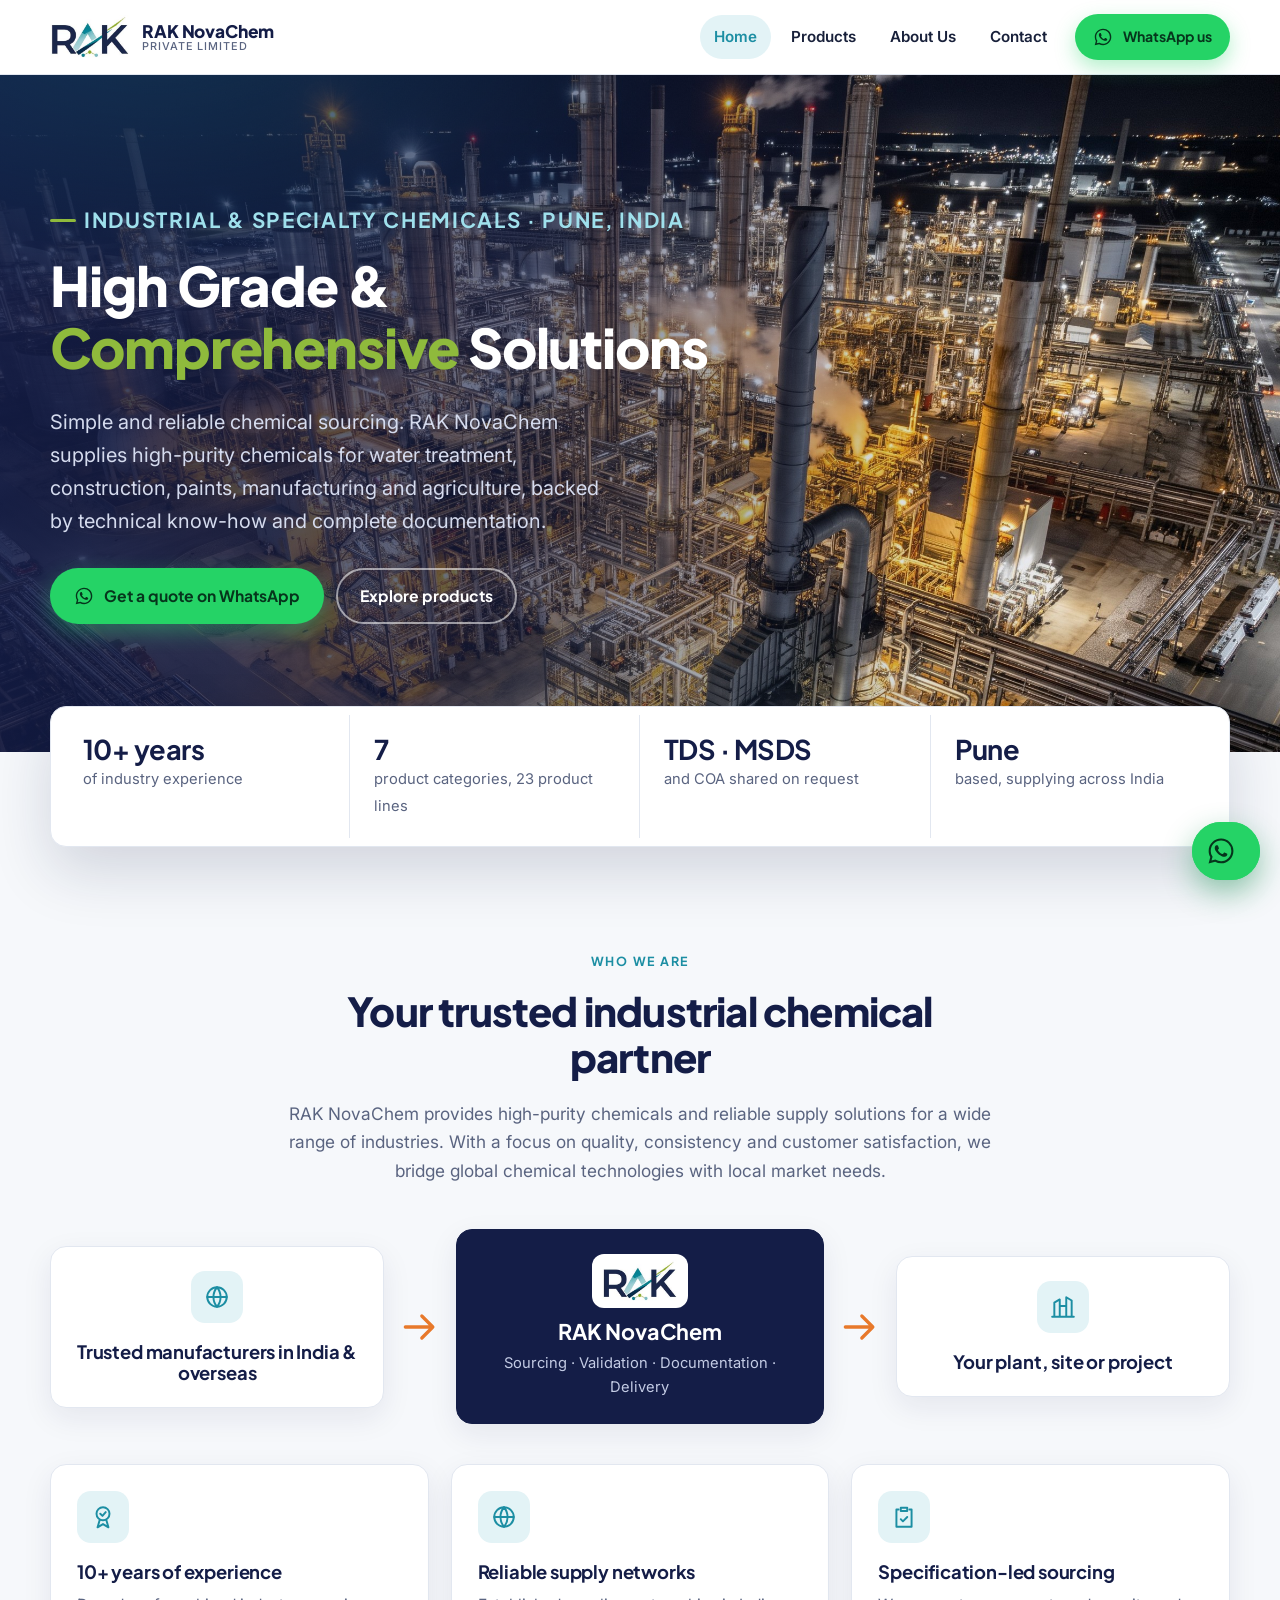
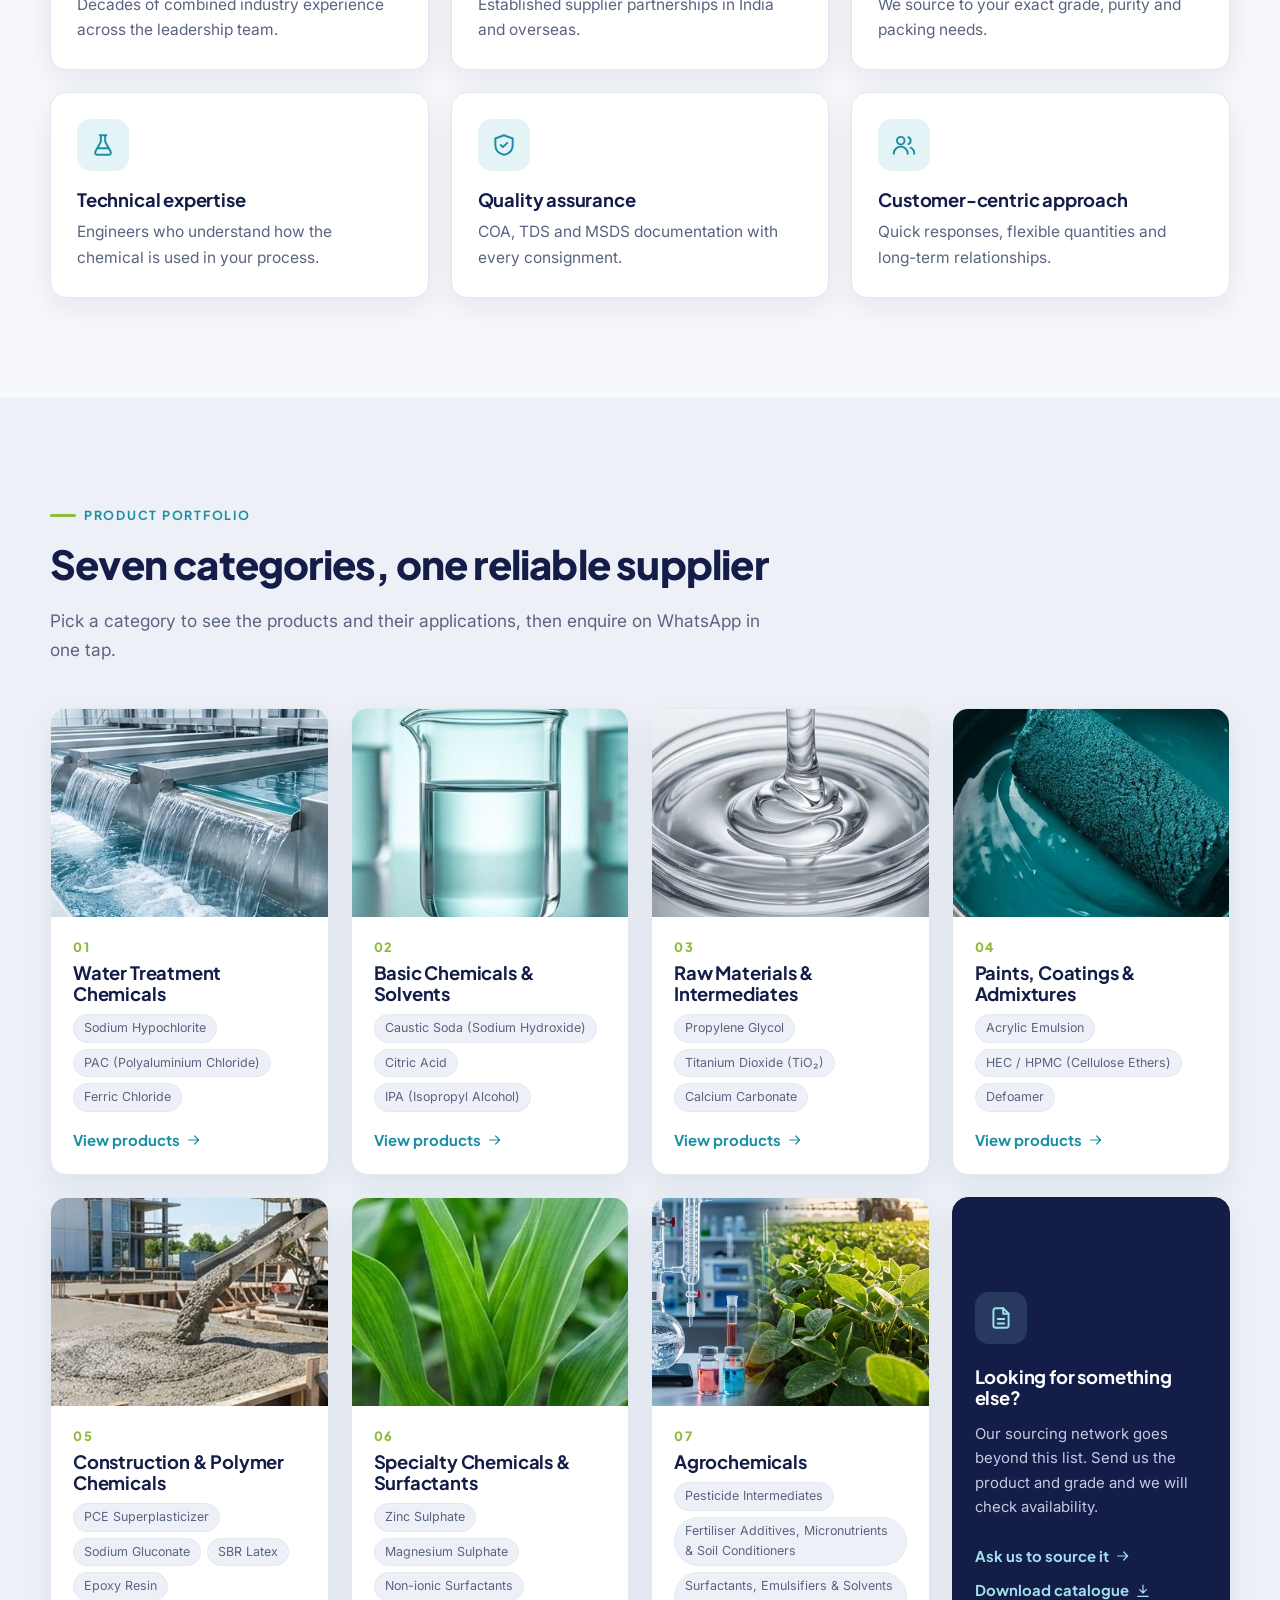
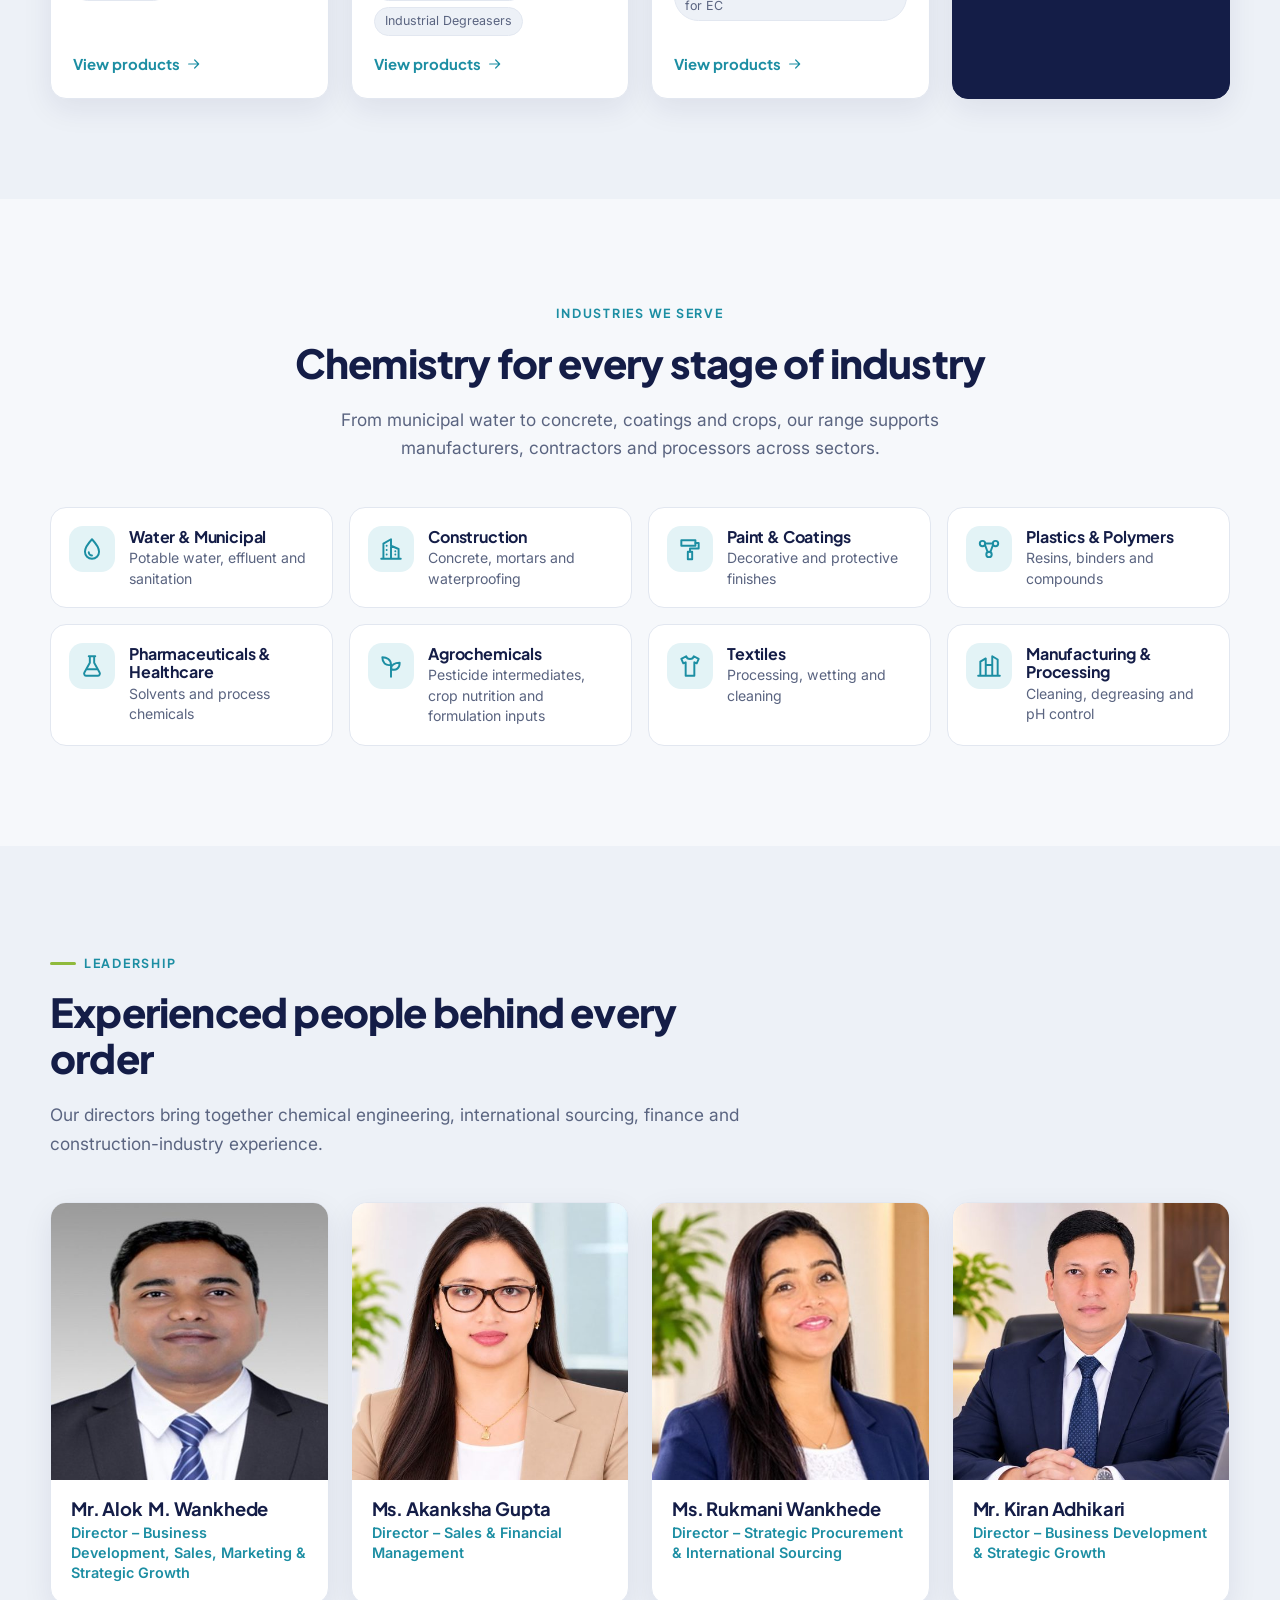
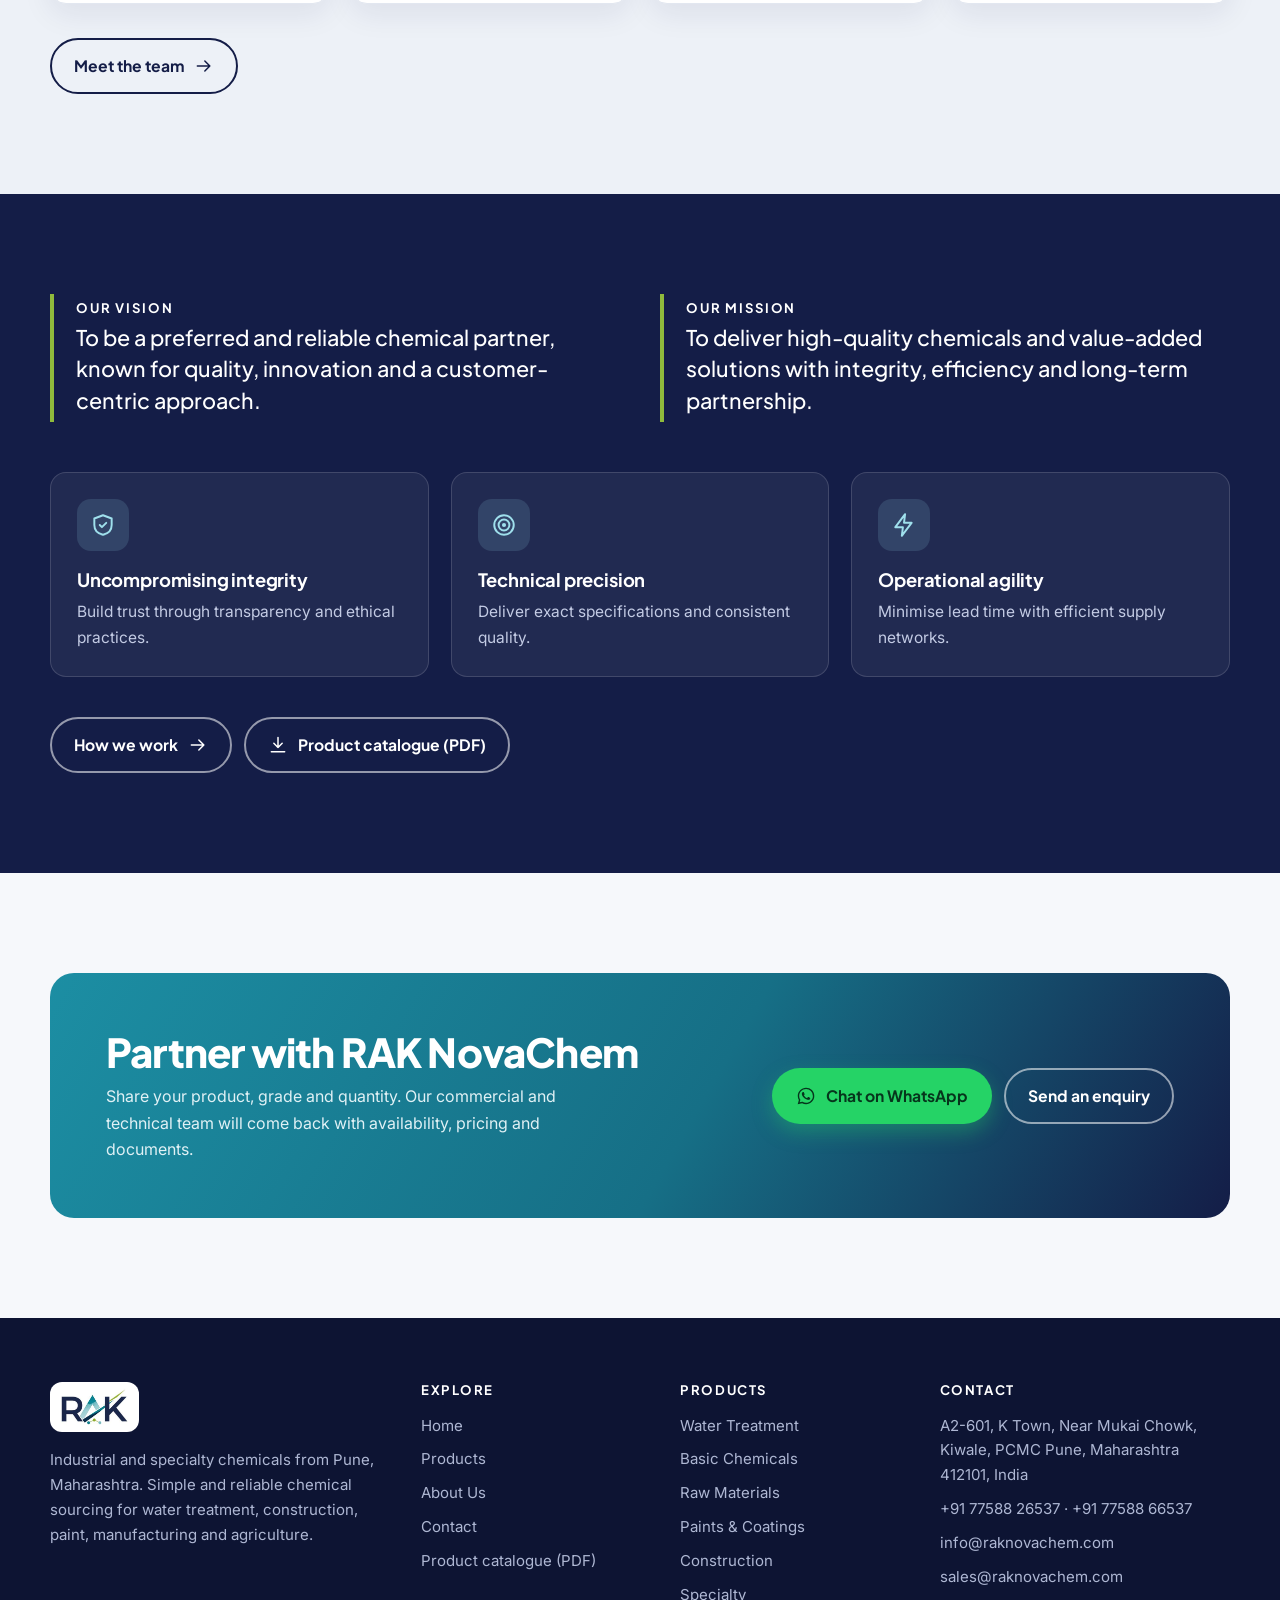
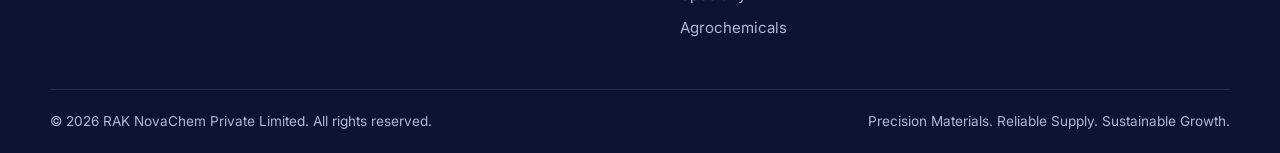
<file: index.html>
<!DOCTYPE html>
<html lang="en">
<head>
<meta charset="utf-8">
<meta name="viewport" content="width=device-width, initial-scale=1">
<title>RAK NovaChem | Industrial &amp; Specialty Chemicals Supplier, Pune</title>
<meta name="description" content="RAK NovaChem Private Limited supplies industrial and specialty chemicals in Pune and across India: water treatment chemicals, caustic soda, IPA, TiO₂, acrylic emulsion, PCE superplasticizer, surfactants and more.">
<link rel="canonical" href="https://raknovachem.com/">
<meta property="og:type" content="website">
<meta property="og:site_name" content="RAK NovaChem">
<meta property="og:title" content="RAK NovaChem | Industrial &amp; Specialty Chemicals Supplier, Pune">
<meta property="og:description" content="RAK NovaChem Private Limited supplies industrial and specialty chemicals in Pune and across India: water treatment chemicals, caustic soda, IPA, TiO₂, acrylic emulsion, PCE superplasticizer, surfactants and more.">
<meta property="og:url" content="https://raknovachem.com/">
<meta property="og:image" content="https://raknovachem.com/assets/img/og-image.jpg">
<meta name="twitter:card" content="summary_large_image">
<meta name="theme-color" content="#141d47">
<link rel="icon" href="favicon.ico" sizes="48x48">
<link rel="apple-touch-icon" href="assets/img/apple-touch-icon.png?v=21db8b1d">
<link rel="preconnect" href="https://fonts.googleapis.com">
<link rel="preconnect" href="https://fonts.gstatic.com" crossorigin>
<link href="https://fonts.googleapis.com/css2?family=Inter:wght@400;500;600&family=Plus+Jakarta+Sans:wght@500;700;800&display=swap" rel="stylesheet">
<link rel="stylesheet" href="assets/css/style.css?v=8a925681">
<script type="application/ld+json">
{"@context":"https://schema.org","@type":"Organization","name":"RAK NovaChem Private Limited","alternateName":"RAK NovaChem","url":"https://raknovachem.com",
"logo":"https://raknovachem.com/assets/img/icon-512.png","email":"sales@raknovachem.com","telephone":"+917758826537",
"slogan":"High Grade & Comprehensive Solutions",
"description":"Supplier of industrial and specialty chemicals: water treatment chemicals, basic chemicals and solvents, raw materials, paint and coating additives, construction chemicals, surfactants and agrochemical inputs (pesticide intermediates, fertiliser additives, micronutrients, soil conditioners and EC formulation ingredients).",
"address":{"@type":"PostalAddress","streetAddress":"A2-601, K Town, Near Mukai Chowk, Kiwale","addressLocality":"Pune","addressRegion":"Maharashtra","postalCode":"412101","addressCountry":"IN"},
"contactPoint":[{"@type":"ContactPoint","telephone":"+917758826537","contactType":"sales","areaServed":"IN","availableLanguage":["en","hi","mr"]}]}
</script>
</head>
<body>
<a class="skip" href="#main">Skip to content</a>
<header class="site-header">
  <div class="wrap nav">
    <a class="brand" href="index.html" aria-label="RAK NovaChem home">
      <img src="assets/img/logo.png?v=a3e34d11" alt="RAK NovaChem logo" width="274" height="150">
      <span>RAK NovaChem<small>Private Limited</small></span>
    </a>
    <button class="nav-toggle" aria-label="Menu" aria-expanded="false" aria-controls="nav-links"><svg viewBox="0 0 24 24" fill="none" stroke="currentColor" stroke-width="1.8" stroke-linecap="round" stroke-linejoin="round" aria-hidden="true" stroke-width="2.2"><path d="M4 7h16M4 12h16M4 17h16"/></svg></button>
    <ul class="nav-links" id="nav-links">
      <li><a href="index.html" aria-current="page">Home</a></li><li><a href="products.html">Products</a></li><li><a href="about.html">About Us</a></li><li><a href="contact.html">Contact</a></li>
      <li><a class="btn btn-wa btn-sm" href="https://wa.me/917758826537" data-wa><svg viewBox="0 0 24 24" fill="currentColor" aria-hidden="true"><path d="M12.04 2C6.58 2 2.13 6.45 2.13 11.91c0 1.75.46 3.45 1.32 4.95L2.05 22l5.25-1.38a9.87 9.87 0 0 0 4.74 1.21h.01c5.46 0 9.9-4.45 9.9-9.91 0-2.65-1.03-5.14-2.9-7.01A9.82 9.82 0 0 0 12.04 2Zm0 1.67c2.2 0 4.27.86 5.82 2.42a8.2 8.2 0 0 1 2.41 5.83c0 4.54-3.7 8.23-8.24 8.23-1.48 0-2.93-.4-4.19-1.15l-.3-.18-3.12.82.83-3.04-.2-.31a8.2 8.2 0 0 1-1.26-4.38c.01-4.54 3.7-8.24 8.25-8.24ZM8.53 7.33c-.16 0-.43.06-.66.31-.22.25-.87.85-.87 2.07 0 1.22.89 2.4 1.01 2.56.13.17 1.75 2.67 4.24 3.74.59.26 1.05.41 1.41.52.59.19 1.13.16 1.56.1.48-.07 1.47-.6 1.67-1.18.21-.58.21-1.07.15-1.18-.07-.1-.23-.16-.48-.29-.25-.12-1.47-.72-1.69-.81-.23-.08-.39-.12-.56.13-.16.25-.64.81-.78.97-.15.17-.29.19-.54.06-.25-.12-1.05-.39-2-1.23-.74-.66-1.24-1.47-1.38-1.72-.15-.25-.02-.38.11-.51.11-.11.25-.29.37-.43.13-.15.17-.25.25-.42.08-.16.04-.31-.02-.43-.06-.13-.56-1.35-.77-1.84-.2-.49-.4-.42-.56-.43-.14-.01-.3-.01-.46-.01Z"/></svg> WhatsApp us</a></li>
    </ul>
  </div>
</header>
<main id="main">
<section class="hero">
  <div class="hero-photo"><img src="assets/img/hero-plant.jpg?v=a832d5fe" alt="" width="2528" height="1264" fetchpriority="high"></div>
  <div class="wrap">
    <div class="hero-inner">
      <span class="eyebrow">Industrial &amp; specialty chemicals · Pune, India</span>
      <h1>High Grade &amp; <em>Comprehensive</em> Solutions</h1>
      <p class="lead">Simple and reliable chemical sourcing. RAK NovaChem supplies high-purity chemicals for water treatment, construction, paints, manufacturing and agriculture, backed by technical know-how and complete documentation.</p>
      <div class="cta-row">
        <a class="btn btn-wa" href="https://wa.me/917758826537" data-wa><svg viewBox="0 0 24 24" fill="currentColor" aria-hidden="true"><path d="M12.04 2C6.58 2 2.13 6.45 2.13 11.91c0 1.75.46 3.45 1.32 4.95L2.05 22l5.25-1.38a9.87 9.87 0 0 0 4.74 1.21h.01c5.46 0 9.9-4.45 9.9-9.91 0-2.65-1.03-5.14-2.9-7.01A9.82 9.82 0 0 0 12.04 2Zm0 1.67c2.2 0 4.27.86 5.82 2.42a8.2 8.2 0 0 1 2.41 5.83c0 4.54-3.7 8.23-8.24 8.23-1.48 0-2.93-.4-4.19-1.15l-.3-.18-3.12.82.83-3.04-.2-.31a8.2 8.2 0 0 1-1.26-4.38c.01-4.54 3.7-8.24 8.25-8.24ZM8.53 7.33c-.16 0-.43.06-.66.31-.22.25-.87.85-.87 2.07 0 1.22.89 2.4 1.01 2.56.13.17 1.75 2.67 4.24 3.74.59.26 1.05.41 1.41.52.59.19 1.13.16 1.56.1.48-.07 1.47-.6 1.67-1.18.21-.58.21-1.07.15-1.18-.07-.1-.23-.16-.48-.29-.25-.12-1.47-.72-1.69-.81-.23-.08-.39-.12-.56.13-.16.25-.64.81-.78.97-.15.17-.29.19-.54.06-.25-.12-1.05-.39-2-1.23-.74-.66-1.24-1.47-1.38-1.72-.15-.25-.02-.38.11-.51.11-.11.25-.29.37-.43.13-.15.17-.25.25-.42.08-.16.04-.31-.02-.43-.06-.13-.56-1.35-.77-1.84-.2-.49-.4-.42-.56-.43-.14-.01-.3-.01-.46-.01Z"/></svg> Get a quote on WhatsApp</a>
        <a class="btn btn-ghost" href="products.html">Explore products</a>
      </div>
    </div>
  </div>
</section>

<div class="facts">
  <div class="wrap"><div class="grid g-4">
    <div class="fact"><b>10+ years</b><span>of industry experience</span></div>
    <div class="fact"><b>7</b><span>product categories, 23 product lines</span></div>
    <div class="fact"><b>TDS · MSDS</b><span>and COA shared on request</span></div>
    <div class="fact"><b>Pune</b><span>based, supplying across India</span></div>
  </div></div>
</div>

<section class="section">
  <div class="wrap">
    <div class="section-head center reveal">
      <span class="eyebrow">Who we are</span>
      <h2>Your trusted industrial chemical partner</h2>
      <p>RAK NovaChem provides high-purity chemicals and reliable supply solutions for a wide range of industries. With a focus on quality, consistency and customer satisfaction, we bridge global chemical technologies with local market needs.</p>
    </div>
    <div class="bridge reveal">
      <div class="bridge-node"><div class="icon"><svg viewBox="0 0 24 24" fill="none" stroke="currentColor" stroke-width="1.8" stroke-linecap="round" stroke-linejoin="round" aria-hidden="true"><circle cx="12" cy="12" r="9"/><path d="M3 12h18M12 3a14 14 0 0 1 0 18M12 3a14 14 0 0 0 0 18"/></svg></div><h3>Trusted manufacturers in India &amp; overseas</h3></div>
      <div class="bridge-arrow"><svg viewBox="0 0 24 24" fill="none" stroke="currentColor" stroke-width="1.8" stroke-linecap="round" stroke-linejoin="round" aria-hidden="true"><path d="M4 12h15M13 6l6 6-6 6"/></svg></div>
      <div class="bridge-node hub"><img src="assets/img/logo.png?v=a3e34d11" alt="" width="274" height="150" loading="lazy"><h3>RAK NovaChem</h3><p>Sourcing · Validation · Documentation · Delivery</p></div>
      <div class="bridge-arrow"><svg viewBox="0 0 24 24" fill="none" stroke="currentColor" stroke-width="1.8" stroke-linecap="round" stroke-linejoin="round" aria-hidden="true"><path d="M4 12h15M13 6l6 6-6 6"/></svg></div>
      <div class="bridge-node"><div class="icon"><svg viewBox="0 0 24 24" fill="none" stroke="currentColor" stroke-width="1.8" stroke-linecap="round" stroke-linejoin="round" aria-hidden="true"><path d="M4 21V8l5-3v16M9 21V11h6v10M15 21V3l5 3v15M2 21h20"/></svg></div><h3>Your plant, site or project</h3></div>
    </div>
    <div class="grid g-3">
      <div class="card reveal "><div class="icon"><svg viewBox="0 0 24 24" fill="none" stroke="currentColor" stroke-width="1.8" stroke-linecap="round" stroke-linejoin="round" aria-hidden="true"><circle cx="12" cy="9" r="6"/><path d="m9 14.5-2 7 5-3 5 3-2-7M9.5 9l2 2 3-3.5"/></svg></div><h3>10+ years of experience</h3><p>Decades of combined industry experience across the leadership team.</p></div><div class="card reveal "><div class="icon"><svg viewBox="0 0 24 24" fill="none" stroke="currentColor" stroke-width="1.8" stroke-linecap="round" stroke-linejoin="round" aria-hidden="true"><circle cx="12" cy="12" r="9"/><path d="M3 12h18M12 3a14 14 0 0 1 0 18M12 3a14 14 0 0 0 0 18"/></svg></div><h3>Reliable supply networks</h3><p>Established supplier partnerships in India and overseas.</p></div><div class="card reveal "><div class="icon"><svg viewBox="0 0 24 24" fill="none" stroke="currentColor" stroke-width="1.8" stroke-linecap="round" stroke-linejoin="round" aria-hidden="true"><path d="M9 3.5h6v3H9z"/><path d="M7 5H5v16h14V5h-2"/><path d="m9 14 2 2 4-4"/></svg></div><h3>Specification-led sourcing</h3><p>We source to your exact grade, purity and packing needs.</p></div><div class="card reveal "><div class="icon"><svg viewBox="0 0 24 24" fill="none" stroke="currentColor" stroke-width="1.8" stroke-linecap="round" stroke-linejoin="round" aria-hidden="true"><path d="M9 3h6M10 3v6l-5 9a2 2 0 0 0 1.8 3h10.4a2 2 0 0 0 1.8-3l-5-9V3"/><path d="M7.5 15h9"/></svg></div><h3>Technical expertise</h3><p>Engineers who understand how the chemical is used in your process.</p></div><div class="card reveal "><div class="icon"><svg viewBox="0 0 24 24" fill="none" stroke="currentColor" stroke-width="1.8" stroke-linecap="round" stroke-linejoin="round" aria-hidden="true"><path d="M12 3 4 6v6c0 5 3.5 8 8 9 4.5-1 8-4 8-9V6z"/><path d="m9 12 2 2 4-4"/></svg></div><h3>Quality assurance</h3><p>COA, TDS and MSDS documentation with every consignment.</p></div><div class="card reveal "><div class="icon"><svg viewBox="0 0 24 24" fill="none" stroke="currentColor" stroke-width="1.8" stroke-linecap="round" stroke-linejoin="round" aria-hidden="true"><circle cx="9" cy="8" r="3.5"/><path d="M2.5 20a6.5 6.5 0 0 1 13 0M16 4.8a3.5 3.5 0 0 1 0 6.4M18 14.5a6 6 0 0 1 3.5 5.5"/></svg></div><h3>Customer-centric approach</h3><p>Quick responses, flexible quantities and long-term relationships.</p></div>
    </div>
  </div>
</section>

<section class="section soft">
  <div class="wrap">
    <div class="section-head reveal">
      <span class="eyebrow">Product portfolio</span>
      <h2>Seven categories, one reliable supplier</h2>
      <p>Pick a category to see the products and their applications, then enquire on WhatsApp in one tap.</p>
    </div>
    <div class="grid g-4 cats"><a class="card cat-card reveal" href="products.html#water-treatment">
        <img src="assets/img/products/sodium-hypochlorite.jpg?v=d2389ad7" alt="" width="480" height="360" loading="lazy">
        <div class="cat-body"><span class="cat-num">01</span><h3>Water Treatment Chemicals</h3>
        <ul><li>Sodium Hypochlorite</li><li>PAC (Polyaluminium Chloride)</li><li>Ferric Chloride</li></ul>
        <span class="more">View products <svg viewBox="0 0 24 24" fill="none" stroke="currentColor" stroke-width="1.8" stroke-linecap="round" stroke-linejoin="round" aria-hidden="true"><path d="M4 12h15M13 6l6 6-6 6"/></svg></span></div></a><a class="card cat-card reveal" href="products.html#basic-chemicals">
        <img src="assets/img/products/caustic-soda.jpg?v=3409616a" alt="" width="480" height="360" loading="lazy">
        <div class="cat-body"><span class="cat-num">02</span><h3>Basic Chemicals &amp; Solvents</h3>
        <ul><li>Caustic Soda (Sodium Hydroxide)</li><li>Citric Acid</li><li>IPA (Isopropyl Alcohol)</li></ul>
        <span class="more">View products <svg viewBox="0 0 24 24" fill="none" stroke="currentColor" stroke-width="1.8" stroke-linecap="round" stroke-linejoin="round" aria-hidden="true"><path d="M4 12h15M13 6l6 6-6 6"/></svg></span></div></a><a class="card cat-card reveal" href="products.html#raw-materials">
        <img src="assets/img/products/propylene-glycol.jpg?v=6badbd66" alt="" width="480" height="360" loading="lazy">
        <div class="cat-body"><span class="cat-num">03</span><h3>Raw Materials &amp; Intermediates</h3>
        <ul><li>Propylene Glycol</li><li>Titanium Dioxide (TiO₂)</li><li>Calcium Carbonate</li></ul>
        <span class="more">View products <svg viewBox="0 0 24 24" fill="none" stroke="currentColor" stroke-width="1.8" stroke-linecap="round" stroke-linejoin="round" aria-hidden="true"><path d="M4 12h15M13 6l6 6-6 6"/></svg></span></div></a><a class="card cat-card reveal" href="products.html#paints-coatings">
        <img src="assets/img/products/acrylic-emulsion.jpg?v=3c4776d7" alt="" width="480" height="360" loading="lazy">
        <div class="cat-body"><span class="cat-num">04</span><h3>Paints, Coatings &amp; Admixtures</h3>
        <ul><li>Acrylic Emulsion</li><li>HEC / HPMC (Cellulose Ethers)</li><li>Defoamer</li></ul>
        <span class="more">View products <svg viewBox="0 0 24 24" fill="none" stroke="currentColor" stroke-width="1.8" stroke-linecap="round" stroke-linejoin="round" aria-hidden="true"><path d="M4 12h15M13 6l6 6-6 6"/></svg></span></div></a><a class="card cat-card reveal" href="products.html#construction">
        <img src="assets/img/products/pce.jpg?v=34e162fc" alt="" width="480" height="360" loading="lazy">
        <div class="cat-body"><span class="cat-num">05</span><h3>Construction &amp; Polymer Chemicals</h3>
        <ul><li>PCE Superplasticizer</li><li>Sodium Gluconate</li><li>SBR Latex</li><li>Epoxy Resin</li></ul>
        <span class="more">View products <svg viewBox="0 0 24 24" fill="none" stroke="currentColor" stroke-width="1.8" stroke-linecap="round" stroke-linejoin="round" aria-hidden="true"><path d="M4 12h15M13 6l6 6-6 6"/></svg></span></div></a><a class="card cat-card reveal" href="products.html#specialty">
        <img src="assets/img/products/zinc-sulphate.jpg?v=0fd61567" alt="" width="480" height="360" loading="lazy">
        <div class="cat-body"><span class="cat-num">06</span><h3>Specialty Chemicals &amp; Surfactants</h3>
        <ul><li>Zinc Sulphate</li><li>Magnesium Sulphate</li><li>Non-ionic Surfactants</li><li>Industrial Degreasers</li></ul>
        <span class="more">View products <svg viewBox="0 0 24 24" fill="none" stroke="currentColor" stroke-width="1.8" stroke-linecap="round" stroke-linejoin="round" aria-hidden="true"><path d="M4 12h15M13 6l6 6-6 6"/></svg></span></div></a><a class="card cat-card reveal" href="products.html#agrochemicals">
        <img src="assets/img/products/agrochemicals.jpg?v=4f497876" alt="" width="480" height="360" loading="lazy">
        <div class="cat-body"><span class="cat-num">07</span><h3>Agrochemicals</h3>
        <ul><li>Pesticide Intermediates</li><li>Fertiliser Additives, Micronutrients &amp; Soil Conditioners</li><li>Surfactants, Emulsifiers &amp; Solvents for EC</li></ul>
        <span class="more">View products <svg viewBox="0 0 24 24" fill="none" stroke="currentColor" stroke-width="1.8" stroke-linecap="round" stroke-linejoin="round" aria-hidden="true"><path d="M4 12h15M13 6l6 6-6 6"/></svg></span></div></a><div class="card cat-card cat-extra reveal">
        <div class="cat-body"><div class="icon"><svg viewBox="0 0 24 24" fill="none" stroke="currentColor" stroke-width="1.8" stroke-linecap="round" stroke-linejoin="round" aria-hidden="true"><path d="M14 3H7a2 2 0 0 0-2 2v14a2 2 0 0 0 2 2h10a2 2 0 0 0 2-2V8z"/><path d="M14 3v5h5M9 13h6M9 17h6"/></svg></div><h3>Looking for something else?</h3>
        <p>Our sourcing network goes beyond this list. Send us the product and grade and we will check availability.</p>
        <a class="more" href="https://wa.me/917758826537" data-wa="Hello RAK NovaChem, I am looking for: ">Ask us to source it <svg viewBox="0 0 24 24" fill="none" stroke="currentColor" stroke-width="1.8" stroke-linecap="round" stroke-linejoin="round" aria-hidden="true"><path d="M4 12h15M13 6l6 6-6 6"/></svg></a>
        <a class="more" href="assets/docs/RAK-NovaChem-Product-Catalogue.pdf?v=acd2ee0b" download>Download catalogue <svg viewBox="0 0 24 24" fill="none" stroke="currentColor" stroke-width="1.8" stroke-linecap="round" stroke-linejoin="round" aria-hidden="true"><path d="M12 3v12M7 10l5 5 5-5M4 20h16"/></svg></a></div></div></div>
  </div>
</section>

<section class="section">
  <div class="wrap">
    <div class="section-head center reveal">
      <span class="eyebrow">Industries we serve</span>
      <h2>Chemistry for every stage of industry</h2>
      <p>From municipal water to concrete, coatings and crops, our range supports manufacturers, contractors and processors across sectors.</p>
    </div>
    <div class="grid g-4 industries">
      <div class="ind reveal"><div class="icon"><svg viewBox="0 0 24 24" fill="none" stroke="currentColor" stroke-width="1.8" stroke-linecap="round" stroke-linejoin="round" aria-hidden="true"><path d="M12 3s6.5 7 6.5 11.5a6.5 6.5 0 0 1-13 0C5.5 10 12 3 12 3Z"/><path d="M9 15a3 3 0 0 0 3 3"/></svg></div><div><h3>Water &amp; Municipal</h3><p>Potable water, effluent and sanitation</p></div></div><div class="ind reveal"><div class="icon"><svg viewBox="0 0 24 24" fill="none" stroke="currentColor" stroke-width="1.8" stroke-linecap="round" stroke-linejoin="round" aria-hidden="true"><path d="M3 21h18M5 21V7l7-4v18M12 9l7 3v9M8 9v.01M8 13v.01M8 17v.01M16 14v.01M16 17v.01"/></svg></div><div><h3>Construction</h3><p>Concrete, mortars and waterproofing</p></div></div><div class="ind reveal"><div class="icon"><svg viewBox="0 0 24 24" fill="none" stroke="currentColor" stroke-width="1.8" stroke-linecap="round" stroke-linejoin="round" aria-hidden="true"><path d="M4 4h13v5H4z"/><path d="M17 6.5h3v5h-8v3"/><path d="M10 14.5h4v7h-4z"/></svg></div><div><h3>Paint &amp; Coatings</h3><p>Decorative and protective finishes</p></div></div><div class="ind reveal"><div class="icon"><svg viewBox="0 0 24 24" fill="none" stroke="currentColor" stroke-width="1.8" stroke-linecap="round" stroke-linejoin="round" aria-hidden="true"><circle cx="6" cy="7" r="2.5"/><circle cx="18" cy="7" r="2.5"/><circle cx="12" cy="17" r="2.5"/><path d="M8.3 8.2 10.8 15M15.7 8.2 13.2 15M8.5 7h7"/></svg></div><div><h3>Plastics &amp; Polymers</h3><p>Resins, binders and compounds</p></div></div><div class="ind reveal"><div class="icon"><svg viewBox="0 0 24 24" fill="none" stroke="currentColor" stroke-width="1.8" stroke-linecap="round" stroke-linejoin="round" aria-hidden="true"><path d="M9 3h6M10 3v6l-5 9a2 2 0 0 0 1.8 3h10.4a2 2 0 0 0 1.8-3l-5-9V3"/><path d="M7.5 15h9"/></svg></div><div><h3>Pharmaceuticals &amp; Healthcare</h3><p>Solvents and process chemicals</p></div></div><div class="ind reveal"><div class="icon"><svg viewBox="0 0 24 24" fill="none" stroke="currentColor" stroke-width="1.8" stroke-linecap="round" stroke-linejoin="round" aria-hidden="true"><path d="M12 22V11"/><path d="M12 11C12 6 8 4 4 4c0 5 3 8 8 7ZM12 15c0-4 3.5-6 8-6 0 5-3 7.5-8 6Z"/></svg></div><div><h3>Agrochemicals</h3><p>Pesticide intermediates, crop nutrition and formulation inputs</p></div></div><div class="ind reveal"><div class="icon"><svg viewBox="0 0 24 24" fill="none" stroke="currentColor" stroke-width="1.8" stroke-linecap="round" stroke-linejoin="round" aria-hidden="true"><path d="M8.5 3 4 5.5l1.8 4L8 8.6V21h8V8.6l2.2.9 1.8-4L15.5 3c-.4 1.6-1.8 2.6-3.5 2.6S8.9 4.6 8.5 3Z"/></svg></div><div><h3>Textiles</h3><p>Processing, wetting and cleaning</p></div></div><div class="ind reveal"><div class="icon"><svg viewBox="0 0 24 24" fill="none" stroke="currentColor" stroke-width="1.8" stroke-linecap="round" stroke-linejoin="round" aria-hidden="true"><path d="M4 21V8l5-3v16M9 21V11h6v10M15 21V3l5 3v15M2 21h20"/></svg></div><div><h3>Manufacturing &amp; Processing</h3><p>Cleaning, degreasing and pH control</p></div></div>
    </div>
  </div>
</section>

<section class="section soft">
  <div class="wrap">
    <div class="section-head reveal">
      <span class="eyebrow">Leadership</span>
      <h2>Experienced people behind every order</h2>
      <p>Our directors bring together chemical engineering, international sourcing, finance and construction-industry experience.</p>
    </div>
    <div class="grid g-4 leaders">
      <article class="leader reveal">
        <img src="assets/img/team/alok-wankhede.jpg?v=3ba7b599" alt="Portrait of Mr. Alok&nbsp; M. Wankhede" width="480" height="480" loading="lazy">
        <div><h3>Mr. Alok&nbsp; M. Wankhede</h3><span class="role">Director – Business Development, Sales, Marketing &amp; Strategic Growth</span></div>
      </article>
      <article class="leader reveal">
        <img src="assets/img/team/akanksha-gupta.jpg?v=0121e6ea" alt="Portrait of Ms. Akanksha Gupta" width="480" height="480" loading="lazy">
        <div><h3>Ms. Akanksha Gupta</h3><span class="role">Director – Sales &amp; Financial Management</span></div>
      </article>
      <article class="leader reveal">
        <img src="assets/img/team/rukmani-wankhede.jpg?v=a7906d2d" alt="Portrait of Ms. Rukmani Wankhede" width="480" height="480" loading="lazy">
        <div><h3>Ms. Rukmani Wankhede</h3><span class="role">Director – Strategic Procurement &amp; International Sourcing</span></div>
      </article>
      <article class="leader reveal">
        <img src="assets/img/team/kiran-adhikari.jpg?v=d6d74300" alt="Portrait of Mr. Kiran Adhikari" width="480" height="480" loading="lazy">
        <div><h3>Mr. Kiran Adhikari</h3><span class="role">Director – Business Development &amp; Strategic Growth</span></div>
      </article>
    </div>
    <div class="cta-row reveal" style="margin-top:34px">
      <a class="btn btn-outline" href="about.html#leadership">Meet the team <svg viewBox="0 0 24 24" fill="none" stroke="currentColor" stroke-width="1.8" stroke-linecap="round" stroke-linejoin="round" aria-hidden="true"><path d="M4 12h15M13 6l6 6-6 6"/></svg></a>
    </div>
  </div>
</section>

<section class="section dark">
  <div class="wrap">
    <div class="grid g-2" style="gap:40px;margin-bottom:50px">
      <div class="vm reveal"><h3>Our vision</h3><p>To be a preferred and reliable chemical partner, known for quality, innovation and a customer-centric approach.</p></div>
      <div class="vm reveal"><h3>Our mission</h3><p>To deliver high-quality chemicals and value-added solutions with integrity, efficiency and long-term partnership.</p></div>
    </div>
    <div class="grid g-3">
      <div class="card reveal "><div class="icon"><svg viewBox="0 0 24 24" fill="none" stroke="currentColor" stroke-width="1.8" stroke-linecap="round" stroke-linejoin="round" aria-hidden="true"><path d="M12 3 4 6v6c0 5 3.5 8 8 9 4.5-1 8-4 8-9V6z"/><path d="m9 12 2 2 4-4"/></svg></div><h3>Uncompromising integrity</h3><p>Build trust through transparency and ethical practices.</p></div><div class="card reveal "><div class="icon"><svg viewBox="0 0 24 24" fill="none" stroke="currentColor" stroke-width="1.8" stroke-linecap="round" stroke-linejoin="round" aria-hidden="true"><circle cx="12" cy="12" r="9"/><circle cx="12" cy="12" r="5"/><circle cx="12" cy="12" r="1"/></svg></div><h3>Technical precision</h3><p>Deliver exact specifications and consistent quality.</p></div><div class="card reveal "><div class="icon"><svg viewBox="0 0 24 24" fill="none" stroke="currentColor" stroke-width="1.8" stroke-linecap="round" stroke-linejoin="round" aria-hidden="true"><path d="M13 2 4 14h7l-1 8 9-12h-7z"/></svg></div><h3>Operational agility</h3><p>Minimise lead time with efficient supply networks.</p></div>
    </div>
    <div class="cta-row reveal" style="margin-top:40px">
      <a class="btn btn-ghost" href="about.html">How we work <svg viewBox="0 0 24 24" fill="none" stroke="currentColor" stroke-width="1.8" stroke-linecap="round" stroke-linejoin="round" aria-hidden="true"><path d="M4 12h15M13 6l6 6-6 6"/></svg></a>
      <a class="btn btn-ghost" href="assets/docs/RAK-NovaChem-Product-Catalogue.pdf?v=acd2ee0b" download><svg viewBox="0 0 24 24" fill="none" stroke="currentColor" stroke-width="1.8" stroke-linecap="round" stroke-linejoin="round" aria-hidden="true"><path d="M12 3v12M7 10l5 5 5-5M4 20h16"/></svg> Product catalogue (PDF)</a>
    </div>
  </div>
</section>
<section class="section">
  <div class="wrap">
    <div class="cta-band reveal">
      <div>
        <h2>Partner with RAK NovaChem</h2>
        <p>Share your product, grade and quantity. Our commercial and technical team will come back with availability, pricing and documents.</p>
      </div>
      <div class="cta-row">
        <a class="btn btn-wa" href="https://wa.me/917758826537" data-wa><svg viewBox="0 0 24 24" fill="currentColor" aria-hidden="true"><path d="M12.04 2C6.58 2 2.13 6.45 2.13 11.91c0 1.75.46 3.45 1.32 4.95L2.05 22l5.25-1.38a9.87 9.87 0 0 0 4.74 1.21h.01c5.46 0 9.9-4.45 9.9-9.91 0-2.65-1.03-5.14-2.9-7.01A9.82 9.82 0 0 0 12.04 2Zm0 1.67c2.2 0 4.27.86 5.82 2.42a8.2 8.2 0 0 1 2.41 5.83c0 4.54-3.7 8.23-8.24 8.23-1.48 0-2.93-.4-4.19-1.15l-.3-.18-3.12.82.83-3.04-.2-.31a8.2 8.2 0 0 1-1.26-4.38c.01-4.54 3.7-8.24 8.25-8.24ZM8.53 7.33c-.16 0-.43.06-.66.31-.22.25-.87.85-.87 2.07 0 1.22.89 2.4 1.01 2.56.13.17 1.75 2.67 4.24 3.74.59.26 1.05.41 1.41.52.59.19 1.13.16 1.56.1.48-.07 1.47-.6 1.67-1.18.21-.58.21-1.07.15-1.18-.07-.1-.23-.16-.48-.29-.25-.12-1.47-.72-1.69-.81-.23-.08-.39-.12-.56.13-.16.25-.64.81-.78.97-.15.17-.29.19-.54.06-.25-.12-1.05-.39-2-1.23-.74-.66-1.24-1.47-1.38-1.72-.15-.25-.02-.38.11-.51.11-.11.25-.29.37-.43.13-.15.17-.25.25-.42.08-.16.04-.31-.02-.43-.06-.13-.56-1.35-.77-1.84-.2-.49-.4-.42-.56-.43-.14-.01-.3-.01-.46-.01Z"/></svg> Chat on WhatsApp</a>
        <a class="btn btn-ghost" href="contact.html">Send an enquiry</a>
      </div>
    </div>
  </div>
</section>
</main>
<footer class="site-footer">
  <div class="wrap footer-grid">
    <div class="footer-brand">
      <img src="assets/img/logo.png?v=a3e34d11" alt="RAK NovaChem" width="274" height="150" loading="lazy">
      <p>Industrial and specialty chemicals from Pune, Maharashtra. Simple and reliable chemical sourcing for water treatment, construction, paint, manufacturing and agriculture.</p>
    </div>
    <div>
      <h4>Explore</h4>
      <ul><li><a href="index.html">Home</a></li><li><a href="products.html">Products</a></li><li><a href="about.html">About Us</a></li><li><a href="contact.html">Contact</a></li>
        <li><a href="assets/docs/RAK-NovaChem-Product-Catalogue.pdf?v=acd2ee0b" download>Product catalogue (PDF)</a></li></ul>
    </div>
    <div>
      <h4>Products</h4>
      <ul><li><a href="products.html#water-treatment">Water Treatment</a></li><li><a href="products.html#basic-chemicals">Basic Chemicals</a></li><li><a href="products.html#raw-materials">Raw Materials</a></li><li><a href="products.html#paints-coatings">Paints &amp; Coatings</a></li><li><a href="products.html#construction">Construction</a></li><li><a href="products.html#specialty">Specialty</a></li><li><a href="products.html#agrochemicals">Agrochemicals</a></li></ul>
    </div>
    <div>
      <h4>Contact</h4>
      <ul>
        <li>A2-601, K Town, Near Mukai Chowk, Kiwale, PCMC Pune, Maharashtra 412101, India</li>
        <li><a href="tel:+917758826537">+91 77588 26537</a> · <a href="tel:+917758866537">+91 77588 66537</a></li>
        <li><a href="mailto:info@raknovachem.com">info@raknovachem.com</a></li>
        <li><a href="mailto:sales@raknovachem.com">sales@raknovachem.com</a></li>
      </ul>
    </div>
  </div>
  <div class="wrap footer-bottom">
    <span>© <span data-year>2026</span> RAK NovaChem Private Limited. All rights reserved.</span>
    <span>Precision Materials. Reliable Supply. Sustainable Growth.</span>
  </div>
</footer>
<a class="wa-float" href="https://wa.me/917758826537" data-wa aria-label="Chat with us on WhatsApp"><svg viewBox="0 0 24 24" fill="currentColor" aria-hidden="true"><path d="M12.04 2C6.58 2 2.13 6.45 2.13 11.91c0 1.75.46 3.45 1.32 4.95L2.05 22l5.25-1.38a9.87 9.87 0 0 0 4.74 1.21h.01c5.46 0 9.9-4.45 9.9-9.91 0-2.65-1.03-5.14-2.9-7.01A9.82 9.82 0 0 0 12.04 2Zm0 1.67c2.2 0 4.27.86 5.82 2.42a8.2 8.2 0 0 1 2.41 5.83c0 4.54-3.7 8.23-8.24 8.23-1.48 0-2.93-.4-4.19-1.15l-.3-.18-3.12.82.83-3.04-.2-.31a8.2 8.2 0 0 1-1.26-4.38c.01-4.54 3.7-8.24 8.25-8.24ZM8.53 7.33c-.16 0-.43.06-.66.31-.22.25-.87.85-.87 2.07 0 1.22.89 2.4 1.01 2.56.13.17 1.75 2.67 4.24 3.74.59.26 1.05.41 1.41.52.59.19 1.13.16 1.56.1.48-.07 1.47-.6 1.67-1.18.21-.58.21-1.07.15-1.18-.07-.1-.23-.16-.48-.29-.25-.12-1.47-.72-1.69-.81-.23-.08-.39-.12-.56.13-.16.25-.64.81-.78.97-.15.17-.29.19-.54.06-.25-.12-1.05-.39-2-1.23-.74-.66-1.24-1.47-1.38-1.72-.15-.25-.02-.38.11-.51.11-.11.25-.29.37-.43.13-.15.17-.25.25-.42.08-.16.04-.31-.02-.43-.06-.13-.56-1.35-.77-1.84-.2-.49-.4-.42-.56-.43-.14-.01-.3-.01-.46-.01Z"/></svg><span>Chat on WhatsApp</span></a>
<script src="assets/js/main.js?v=fd049218" defer></script>
</body>
</html>
</file>
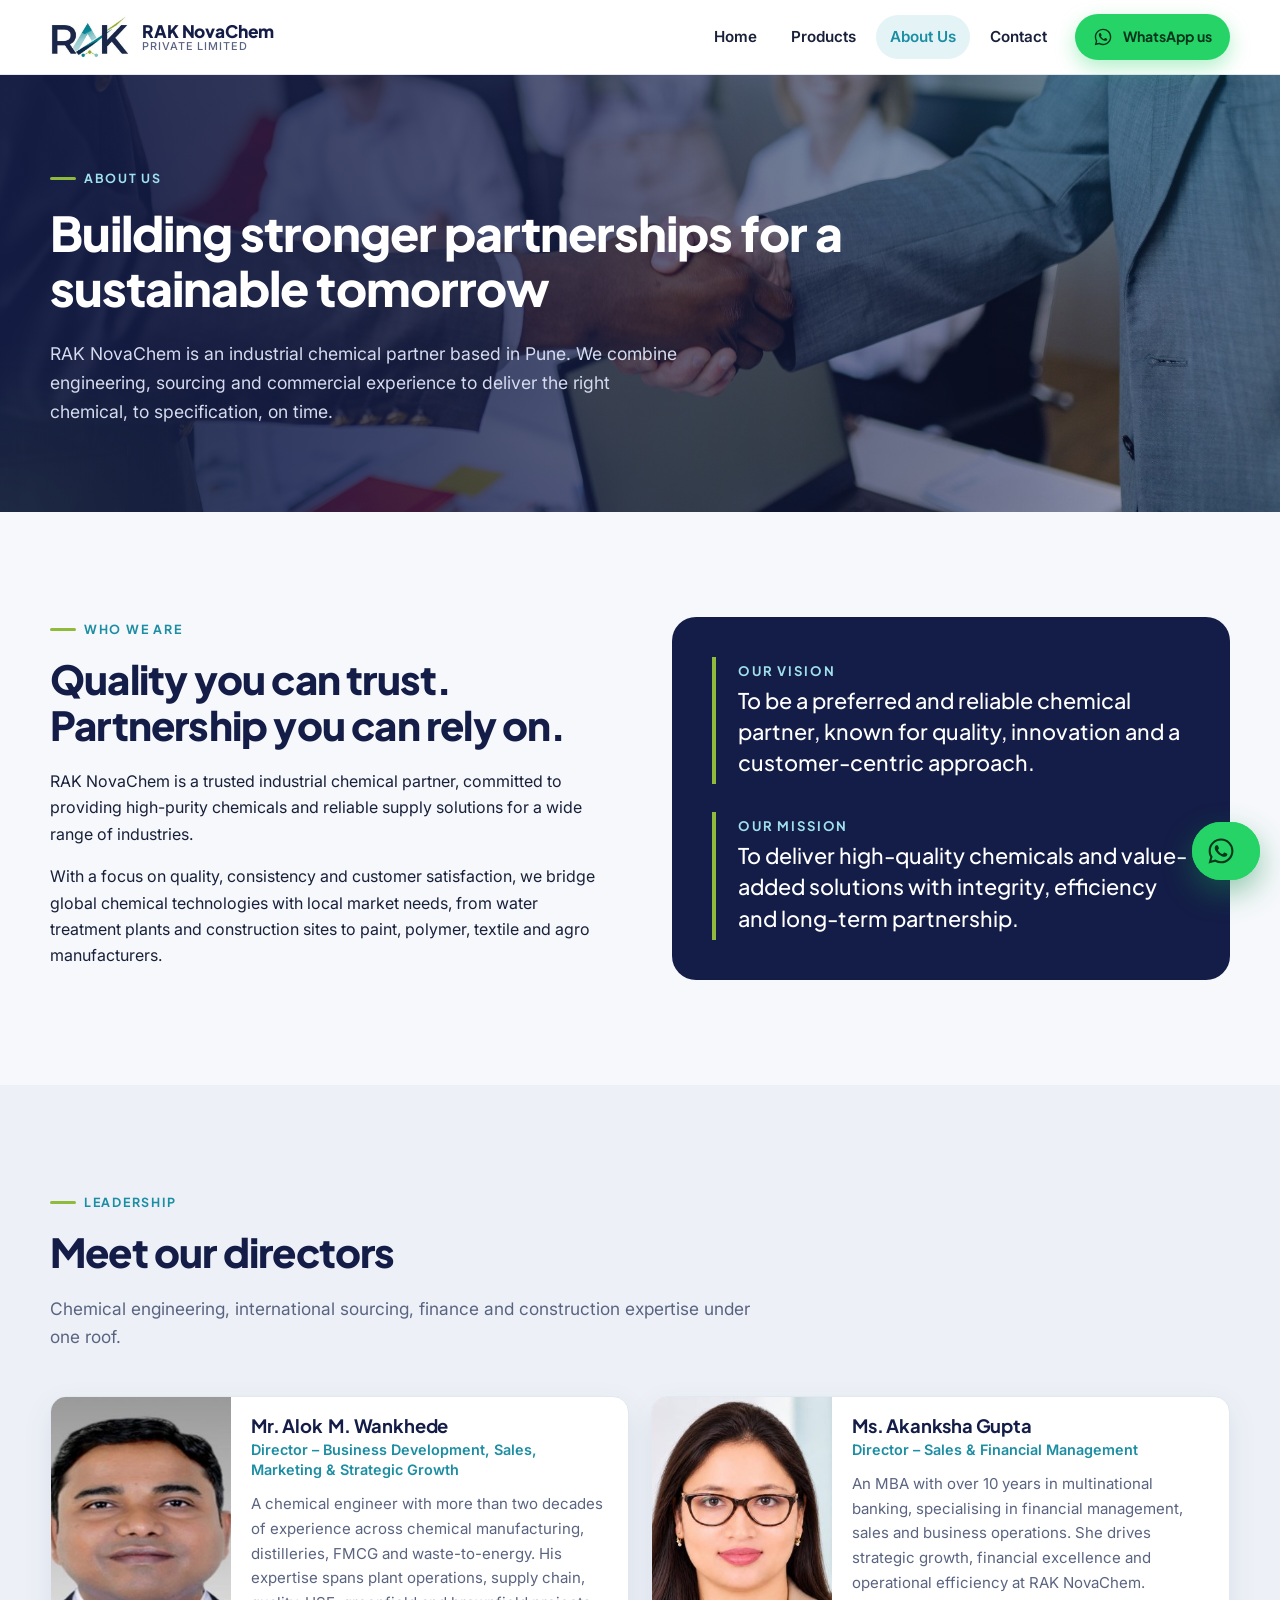
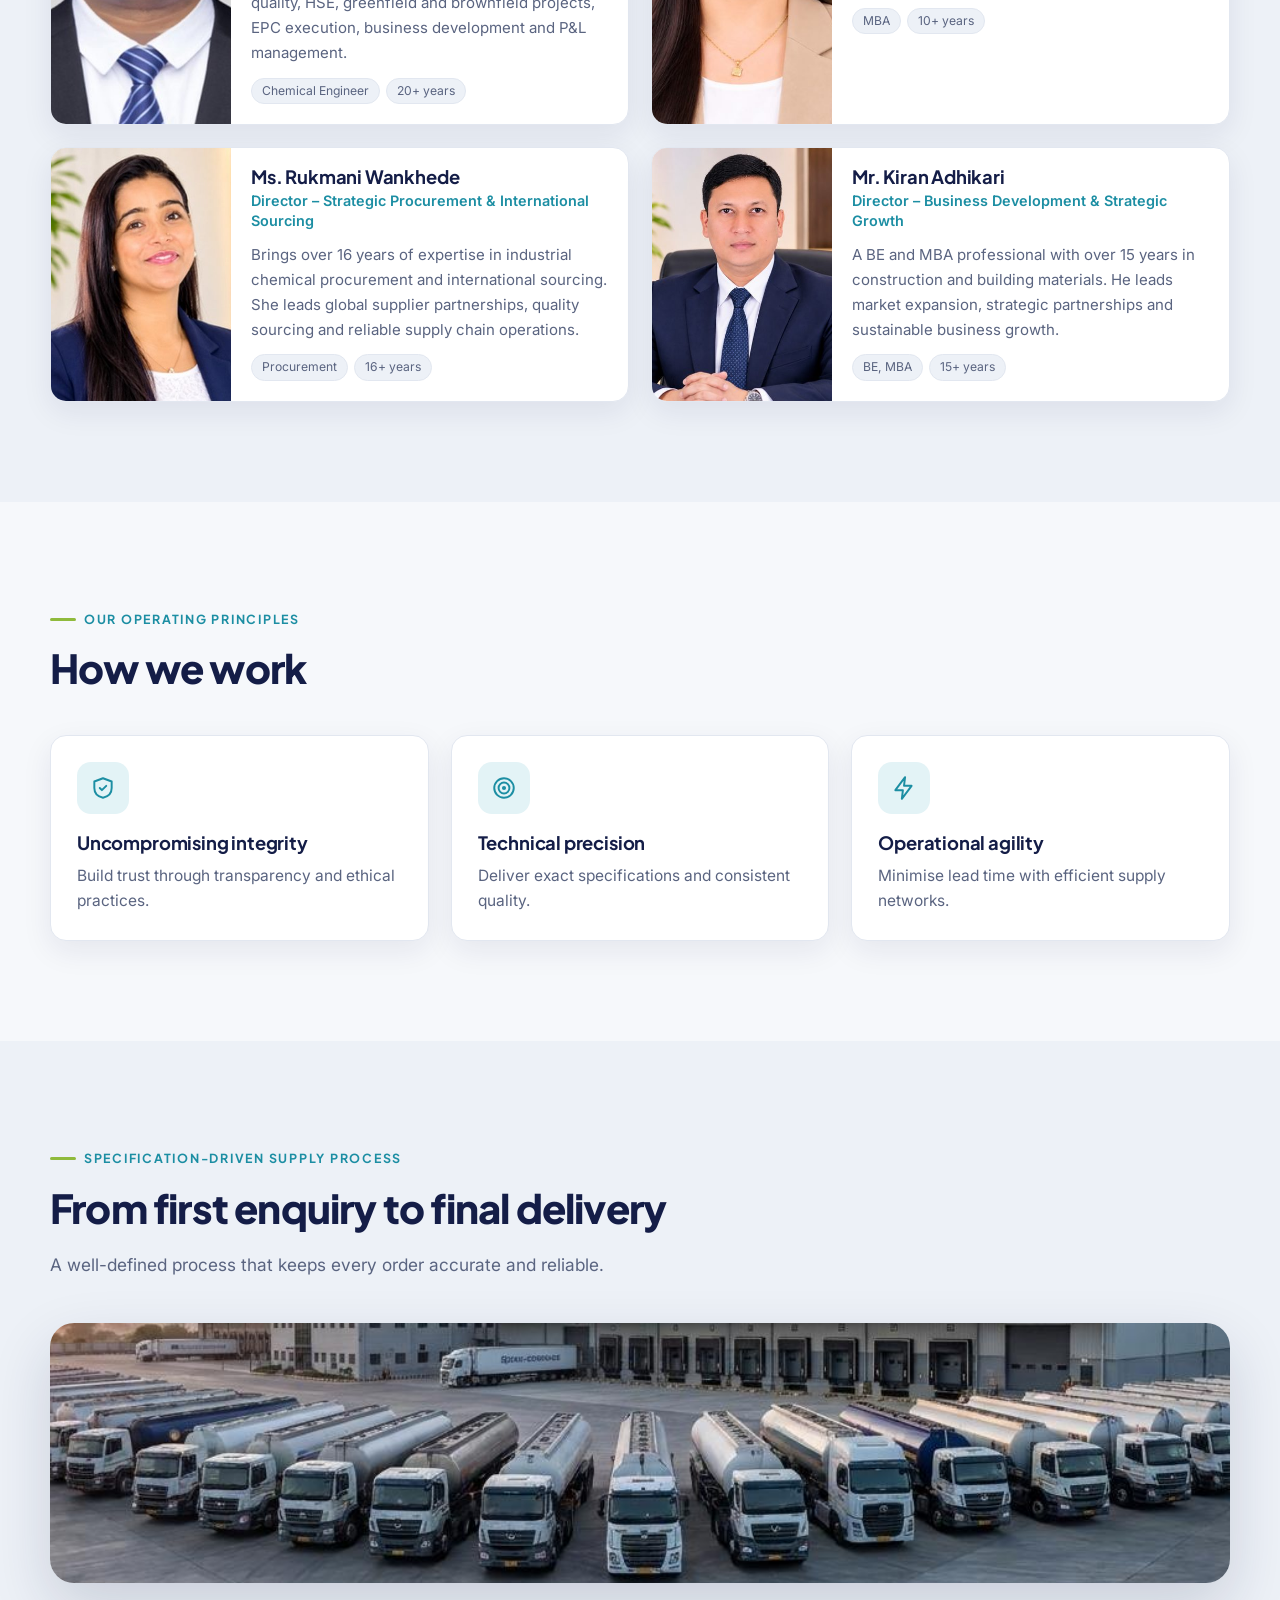
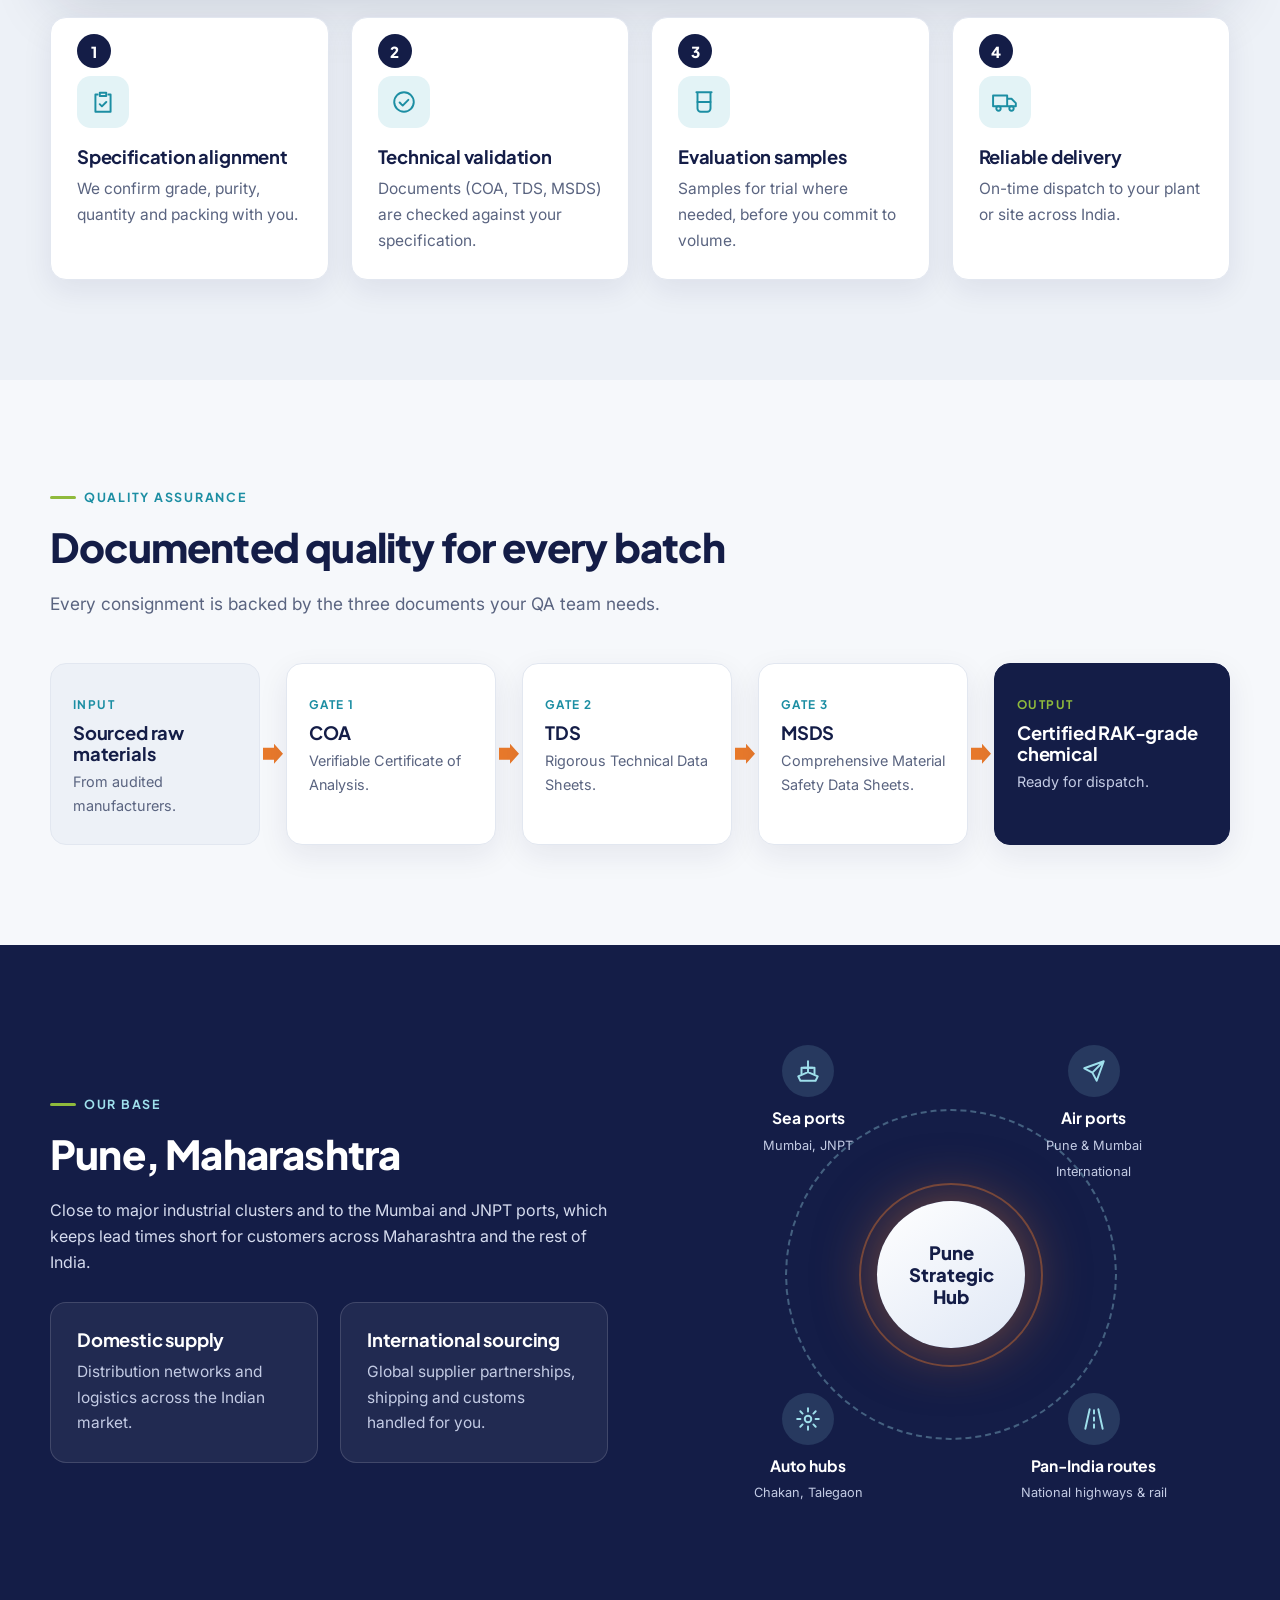
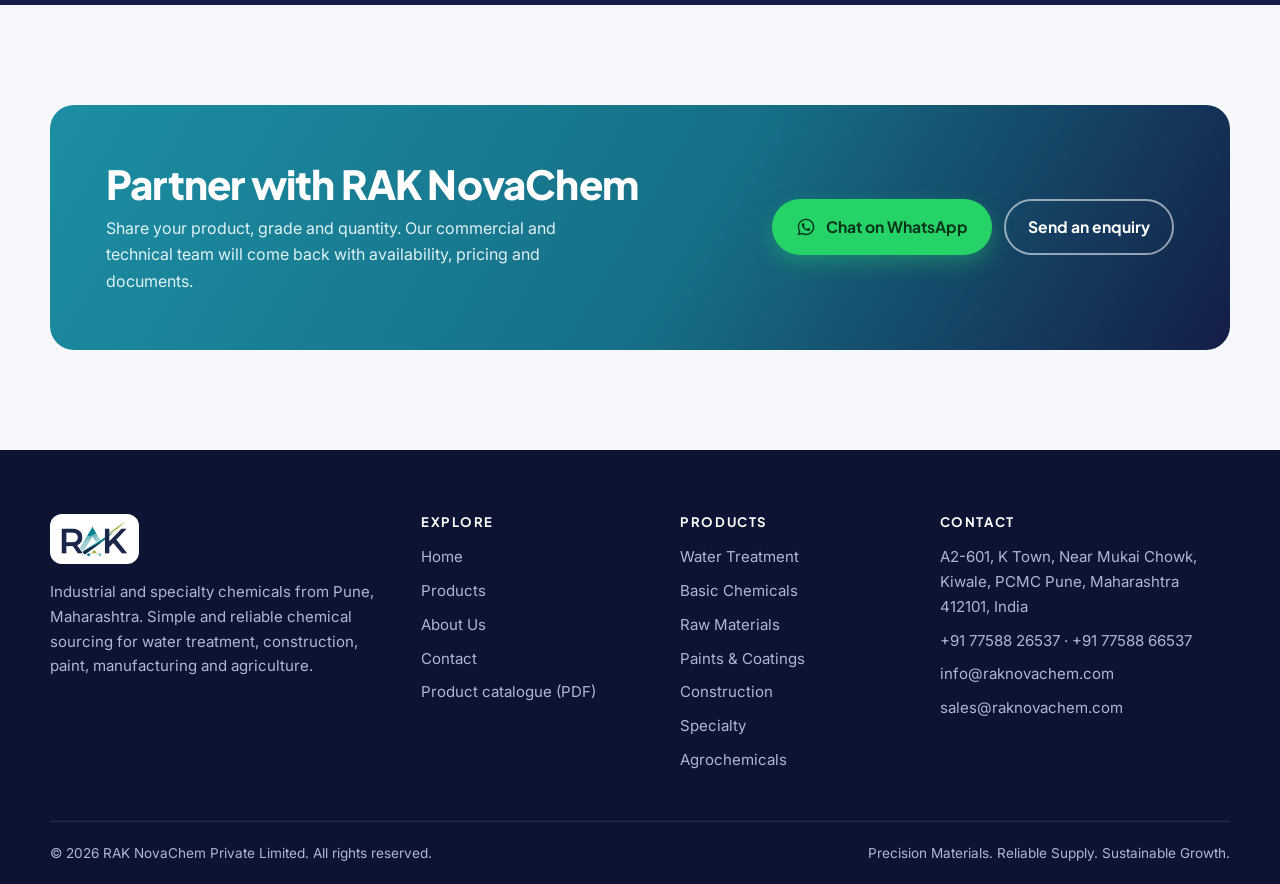
<file: about.html>
<!DOCTYPE html>
<html lang="en">
<head>
<meta charset="utf-8">
<meta name="viewport" content="width=device-width, initial-scale=1">
<title>About Us | Leadership, Quality &amp; Supply Process | RAK NovaChem</title>
<meta name="description" content="Meet the directors of RAK NovaChem Private Limited, Pune: Alok M. Wankhede, Akanksha Gupta, Rukmani Wankhede and Kiran Adhikari. Our operating principles, quality checks and supply process.">
<link rel="canonical" href="https://raknovachem.com/about">
<meta property="og:type" content="website">
<meta property="og:site_name" content="RAK NovaChem">
<meta property="og:title" content="About Us | Leadership, Quality &amp; Supply Process | RAK NovaChem">
<meta property="og:description" content="Meet the directors of RAK NovaChem Private Limited, Pune: Alok M. Wankhede, Akanksha Gupta, Rukmani Wankhede and Kiran Adhikari. Our operating principles, quality checks and supply process.">
<meta property="og:url" content="https://raknovachem.com/about">
<meta property="og:image" content="https://raknovachem.com/assets/img/og-image.jpg">
<meta name="twitter:card" content="summary_large_image">
<meta name="theme-color" content="#141d47">
<link rel="icon" href="favicon.ico" sizes="48x48">
<link rel="apple-touch-icon" href="assets/img/apple-touch-icon.png?v=21db8b1d">
<link rel="preconnect" href="https://fonts.googleapis.com">
<link rel="preconnect" href="https://fonts.gstatic.com" crossorigin>
<link href="https://fonts.googleapis.com/css2?family=Inter:wght@400;500;600&family=Plus+Jakarta+Sans:wght@500;700;800&display=swap" rel="stylesheet">
<link rel="stylesheet" href="assets/css/style.css?v=8a925681">
</head>
<body>
<a class="skip" href="#main">Skip to content</a>
<header class="site-header">
  <div class="wrap nav">
    <a class="brand" href="index.html" aria-label="RAK NovaChem home">
      <img src="assets/img/logo.png?v=a3e34d11" alt="RAK NovaChem logo" width="274" height="150">
      <span>RAK NovaChem<small>Private Limited</small></span>
    </a>
    <button class="nav-toggle" aria-label="Menu" aria-expanded="false" aria-controls="nav-links"><svg viewBox="0 0 24 24" fill="none" stroke="currentColor" stroke-width="1.8" stroke-linecap="round" stroke-linejoin="round" aria-hidden="true" stroke-width="2.2"><path d="M4 7h16M4 12h16M4 17h16"/></svg></button>
    <ul class="nav-links" id="nav-links">
      <li><a href="index.html">Home</a></li><li><a href="products.html">Products</a></li><li><a href="about.html" aria-current="page">About Us</a></li><li><a href="contact.html">Contact</a></li>
      <li><a class="btn btn-wa btn-sm" href="https://wa.me/917758826537" data-wa><svg viewBox="0 0 24 24" fill="currentColor" aria-hidden="true"><path d="M12.04 2C6.58 2 2.13 6.45 2.13 11.91c0 1.75.46 3.45 1.32 4.95L2.05 22l5.25-1.38a9.87 9.87 0 0 0 4.74 1.21h.01c5.46 0 9.9-4.45 9.9-9.91 0-2.65-1.03-5.14-2.9-7.01A9.82 9.82 0 0 0 12.04 2Zm0 1.67c2.2 0 4.27.86 5.82 2.42a8.2 8.2 0 0 1 2.41 5.83c0 4.54-3.7 8.23-8.24 8.23-1.48 0-2.93-.4-4.19-1.15l-.3-.18-3.12.82.83-3.04-.2-.31a8.2 8.2 0 0 1-1.26-4.38c.01-4.54 3.7-8.24 8.25-8.24ZM8.53 7.33c-.16 0-.43.06-.66.31-.22.25-.87.85-.87 2.07 0 1.22.89 2.4 1.01 2.56.13.17 1.75 2.67 4.24 3.74.59.26 1.05.41 1.41.52.59.19 1.13.16 1.56.1.48-.07 1.47-.6 1.67-1.18.21-.58.21-1.07.15-1.18-.07-.1-.23-.16-.48-.29-.25-.12-1.47-.72-1.69-.81-.23-.08-.39-.12-.56.13-.16.25-.64.81-.78.97-.15.17-.29.19-.54.06-.25-.12-1.05-.39-2-1.23-.74-.66-1.24-1.47-1.38-1.72-.15-.25-.02-.38.11-.51.11-.11.25-.29.37-.43.13-.15.17-.25.25-.42.08-.16.04-.31-.02-.43-.06-.13-.56-1.35-.77-1.84-.2-.49-.4-.42-.56-.43-.14-.01-.3-.01-.46-.01Z"/></svg> WhatsApp us</a></li>
    </ul>
  </div>
</header>
<main id="main">
<section class="page-hero has-photo">
  <div class="ph-photo"><img src="assets/img/banner-about.jpg?v=12e4ef89" alt="" width="2400" height="800" fetchpriority="high"></div>
  <div class="wrap">
    <span class="eyebrow">About us</span>
    <h1>Building stronger partnerships for a sustainable tomorrow</h1>
    <p>RAK NovaChem is an industrial chemical partner based in Pune. We combine engineering, sourcing and commercial experience to deliver the right chemical, to specification, on time.</p>
  </div>
</section>

<section class="section">
  <div class="wrap split">
    <div class="reveal">
      <span class="eyebrow">Who we are</span>
      <h2>Quality you can trust. Partnership you can rely on.</h2>
      <p>RAK NovaChem is a trusted industrial chemical partner, committed to providing high-purity chemicals and reliable supply solutions for a wide range of industries.</p>
      <p>With a focus on quality, consistency and customer satisfaction, we bridge global chemical technologies with local market needs, from water treatment plants and construction sites to paint, polymer, textile and agro manufacturers.</p>
    </div>
    <div class="vm-stack reveal">
      <div class="vm"><h3>Our vision</h3><p>To be a preferred and reliable chemical partner, known for quality, innovation and a customer-centric approach.</p></div>
      <div class="vm"><h3>Our mission</h3><p>To deliver high-quality chemicals and value-added solutions with integrity, efficiency and long-term partnership.</p></div>
    </div>
  </div>
</section>

<section class="section soft" id="leadership">
  <div class="wrap">
    <div class="section-head reveal">
      <span class="eyebrow">Leadership</span>
      <h2>Meet our directors</h2>
      <p>Chemical engineering, international sourcing, finance and construction expertise under one roof.</p>
    </div>
    <div class="grid g-2 leaders">
      <article class="leader reveal full">
        <img src="assets/img/team/alok-wankhede.jpg?v=3ba7b599" alt="Portrait of Mr. Alok&nbsp; M. Wankhede" width="480" height="480" loading="lazy">
        <div><h3>Mr. Alok&nbsp; M. Wankhede</h3><span class="role">Director – Business Development, Sales, Marketing &amp; Strategic Growth</span><p>A chemical engineer with more than two decades of experience across chemical manufacturing, distilleries, FMCG and waste-to-energy. His expertise spans plant operations, supply chain, quality, HSE, greenfield and brownfield projects, EPC execution, business development and P&amp;L management.</p><ul class="tags"><li>Chemical Engineer</li><li>20+ years</li></ul></div>
      </article>
      <article class="leader reveal full">
        <img src="assets/img/team/akanksha-gupta.jpg?v=0121e6ea" alt="Portrait of Ms. Akanksha Gupta" width="480" height="480" loading="lazy">
        <div><h3>Ms. Akanksha Gupta</h3><span class="role">Director – Sales &amp; Financial Management</span><p>An MBA with over 10 years in multinational banking, specialising in financial management, sales and business operations. She drives strategic growth, financial excellence and operational efficiency at RAK NovaChem.</p><ul class="tags"><li>MBA</li><li>10+ years</li></ul></div>
      </article>
      <article class="leader reveal full">
        <img src="assets/img/team/rukmani-wankhede.jpg?v=a7906d2d" alt="Portrait of Ms. Rukmani Wankhede" width="480" height="480" loading="lazy">
        <div><h3>Ms. Rukmani Wankhede</h3><span class="role">Director – Strategic Procurement &amp; International Sourcing</span><p>Brings over 16 years of expertise in industrial chemical procurement and international sourcing. She leads global supplier partnerships, quality sourcing and reliable supply chain operations.</p><ul class="tags"><li>Procurement</li><li>16+ years</li></ul></div>
      </article>
      <article class="leader reveal full">
        <img src="assets/img/team/kiran-adhikari.jpg?v=d6d74300" alt="Portrait of Mr. Kiran Adhikari" width="480" height="480" loading="lazy">
        <div><h3>Mr. Kiran Adhikari</h3><span class="role">Director – Business Development &amp; Strategic Growth</span><p>A BE and MBA professional with over 15 years in construction and building materials. He leads market expansion, strategic partnerships and sustainable business growth.</p><ul class="tags"><li>BE, MBA</li><li>15+ years</li></ul></div>
      </article>
    </div>
  </div>
</section>

<section class="section">
  <div class="wrap">
    <div class="section-head reveal">
      <span class="eyebrow">Our operating principles</span>
      <h2>How we work</h2>
    </div>
    <div class="grid g-3">
      <div class="card reveal "><div class="icon"><svg viewBox="0 0 24 24" fill="none" stroke="currentColor" stroke-width="1.8" stroke-linecap="round" stroke-linejoin="round" aria-hidden="true"><path d="M12 3 4 6v6c0 5 3.5 8 8 9 4.5-1 8-4 8-9V6z"/><path d="m9 12 2 2 4-4"/></svg></div><h3>Uncompromising integrity</h3><p>Build trust through transparency and ethical practices.</p></div><div class="card reveal "><div class="icon"><svg viewBox="0 0 24 24" fill="none" stroke="currentColor" stroke-width="1.8" stroke-linecap="round" stroke-linejoin="round" aria-hidden="true"><circle cx="12" cy="12" r="9"/><circle cx="12" cy="12" r="5"/><circle cx="12" cy="12" r="1"/></svg></div><h3>Technical precision</h3><p>Deliver exact specifications and consistent quality.</p></div><div class="card reveal "><div class="icon"><svg viewBox="0 0 24 24" fill="none" stroke="currentColor" stroke-width="1.8" stroke-linecap="round" stroke-linejoin="round" aria-hidden="true"><path d="M13 2 4 14h7l-1 8 9-12h-7z"/></svg></div><h3>Operational agility</h3><p>Minimise lead time with efficient supply networks.</p></div>
    </div>
  </div>
</section>

<section class="section soft">
  <div class="wrap">
    <div class="section-head reveal">
      <span class="eyebrow">Specification-driven supply process</span>
      <h2>From first enquiry to final delivery</h2>
      <p>A well-defined process that keeps every order accurate and reliable.</p>
    </div>
    <div class="photo-band reveal"><img src="assets/img/fleet.jpg?v=749716b1" alt="Tanker fleet lined up outside a chemical warehouse" width="1376" height="210" loading="lazy"></div>
    <div class="grid g-4 steps">
      <div class="card reveal step"><div class="icon"><svg viewBox="0 0 24 24" fill="none" stroke="currentColor" stroke-width="1.8" stroke-linecap="round" stroke-linejoin="round" aria-hidden="true"><path d="M9 3.5h6v3H9z"/><path d="M7 5H5v16h14V5h-2"/><path d="m9 14 2 2 4-4"/></svg></div><h3>Specification alignment</h3><p>We confirm grade, purity, quantity and packing with you.</p></div><div class="card reveal step"><div class="icon"><svg viewBox="0 0 24 24" fill="none" stroke="currentColor" stroke-width="1.8" stroke-linecap="round" stroke-linejoin="round" aria-hidden="true"><circle cx="12" cy="12" r="9"/><path d="m8 12.5 2.8 2.8L16 10"/></svg></div><h3>Technical validation</h3><p>Documents (COA, TDS, MSDS) are checked against your specification.</p></div><div class="card reveal step"><div class="icon"><svg viewBox="0 0 24 24" fill="none" stroke="currentColor" stroke-width="1.8" stroke-linecap="round" stroke-linejoin="round" aria-hidden="true"><path d="M5 3h14M6 3v15a3 3 0 0 0 3 3h6a3 3 0 0 0 3-3V3"/><path d="M6 12h12"/></svg></div><h3>Evaluation samples</h3><p>Samples for trial where needed, before you commit to volume.</p></div><div class="card reveal step"><div class="icon"><svg viewBox="0 0 24 24" fill="none" stroke="currentColor" stroke-width="1.8" stroke-linecap="round" stroke-linejoin="round" aria-hidden="true"><path d="M1 6h13v10H1zM14 9h4l4 4v3h-8z"/><circle cx="6" cy="18" r="2"/><circle cx="18" cy="18" r="2"/></svg></div><h3>Reliable delivery</h3><p>On-time dispatch to your plant or site across India.</p></div>
    </div>
  </div>
</section>

<section class="section">
  <div class="wrap">
    <div class="section-head reveal">
      <span class="eyebrow">Quality assurance</span>
      <h2>Documented quality for every batch</h2>
      <p>Every consignment is backed by the three documents your QA team needs.</p>
    </div>
    <div class="gates reveal">
      <div class="gate io"><small>Input</small><h3>Sourced raw materials</h3><p>From audited manufacturers.</p></div>
      <div class="gate"><small>Gate 1</small><h3>COA</h3><p>Verifiable Certificate of Analysis.</p></div>
      <div class="gate"><small>Gate 2</small><h3>TDS</h3><p>Rigorous Technical Data Sheets.</p></div>
      <div class="gate"><small>Gate 3</small><h3>MSDS</h3><p>Comprehensive Material Safety Data Sheets.</p></div>
      <div class="gate out"><small>Output</small><h3>Certified RAK-grade chemical</h3><p>Ready for dispatch.</p></div>
    </div>
  </div>
</section>

<section class="section dark">
  <div class="wrap split">
    <div class="reveal">
      <span class="eyebrow" style="color:#9fe0ec">Our base</span>
      <h2>Pune, Maharashtra</h2>
      <p>Close to major industrial clusters and to the Mumbai and JNPT ports, which keeps lead times short for customers across Maharashtra and the rest of India.</p>
      <div class="grid g-2" style="margin-top:26px">
        <div class="card"><h3>Domestic supply</h3><p>Distribution networks and logistics across the Indian market.</p></div>
        <div class="card"><h3>International sourcing</h3><p>Global supplier partnerships, shipping and customs handled for you.</p></div>
      </div>
    </div>
    <div class="hub-map reveal" role="img" aria-label="Pune hub connected to sea ports, air ports, auto hubs and pan-India routes">
      <div class="ring"></div><div class="ring r2"></div>
      <div class="hub-core">Pune<br>Strategic<br>Hub</div>
      <div class="hub-node n1"><div class="icon"><svg viewBox="0 0 24 24" fill="none" stroke="currentColor" stroke-width="1.8" stroke-linecap="round" stroke-linejoin="round" aria-hidden="true" ><path d="M3 17l2 4h14l2-4-9-4zM12 13V5M8 9h8M12 5V3"/><path d="M6 14.5V9h12v5.5"/></svg></div><b>Sea ports</b><span>Mumbai, JNPT</span></div>
      <div class="hub-node n2"><div class="icon"><svg viewBox="0 0 24 24" fill="none" stroke="currentColor" stroke-width="1.8" stroke-linecap="round" stroke-linejoin="round" aria-hidden="true" ><path d="M21 3 10.5 13.5M21 3l-6.5 18-4-7.5-7.5-4z"/></svg></div><b>Air ports</b><span>Pune &amp; Mumbai International</span></div>
      <div class="hub-node n3"><div class="icon"><svg viewBox="0 0 24 24" fill="none" stroke="currentColor" stroke-width="1.8" stroke-linecap="round" stroke-linejoin="round" aria-hidden="true" ><circle cx="12" cy="12" r="3"/><path d="M12 2v3M12 19v3M2 12h3M19 12h3M4.9 4.9 7 7M17 17l2.1 2.1M4.9 19.1 7 17M17 7l2.1-2.1"/></svg></div><b>Auto hubs</b><span>Chakan, Talegaon</span></div>
      <div class="hub-node n4"><div class="icon"><svg viewBox="0 0 24 24" fill="none" stroke="currentColor" stroke-width="1.8" stroke-linecap="round" stroke-linejoin="round" aria-hidden="true" ><path d="M8 3 4 21M16 3l4 18M12 4v3M12 10.5v3M12 17v3"/></svg></div><b>Pan-India routes</b><span>National highways &amp; rail</span></div>
    </div>
  </div>
</section>
<section class="section">
  <div class="wrap">
    <div class="cta-band reveal">
      <div>
        <h2>Partner with RAK NovaChem</h2>
        <p>Share your product, grade and quantity. Our commercial and technical team will come back with availability, pricing and documents.</p>
      </div>
      <div class="cta-row">
        <a class="btn btn-wa" href="https://wa.me/917758826537" data-wa><svg viewBox="0 0 24 24" fill="currentColor" aria-hidden="true"><path d="M12.04 2C6.58 2 2.13 6.45 2.13 11.91c0 1.75.46 3.45 1.32 4.95L2.05 22l5.25-1.38a9.87 9.87 0 0 0 4.74 1.21h.01c5.46 0 9.9-4.45 9.9-9.91 0-2.65-1.03-5.14-2.9-7.01A9.82 9.82 0 0 0 12.04 2Zm0 1.67c2.2 0 4.27.86 5.82 2.42a8.2 8.2 0 0 1 2.41 5.83c0 4.54-3.7 8.23-8.24 8.23-1.48 0-2.93-.4-4.19-1.15l-.3-.18-3.12.82.83-3.04-.2-.31a8.2 8.2 0 0 1-1.26-4.38c.01-4.54 3.7-8.24 8.25-8.24ZM8.53 7.33c-.16 0-.43.06-.66.31-.22.25-.87.85-.87 2.07 0 1.22.89 2.4 1.01 2.56.13.17 1.75 2.67 4.24 3.74.59.26 1.05.41 1.41.52.59.19 1.13.16 1.56.1.48-.07 1.47-.6 1.67-1.18.21-.58.21-1.07.15-1.18-.07-.1-.23-.16-.48-.29-.25-.12-1.47-.72-1.69-.81-.23-.08-.39-.12-.56.13-.16.25-.64.81-.78.97-.15.17-.29.19-.54.06-.25-.12-1.05-.39-2-1.23-.74-.66-1.24-1.47-1.38-1.72-.15-.25-.02-.38.11-.51.11-.11.25-.29.37-.43.13-.15.17-.25.25-.42.08-.16.04-.31-.02-.43-.06-.13-.56-1.35-.77-1.84-.2-.49-.4-.42-.56-.43-.14-.01-.3-.01-.46-.01Z"/></svg> Chat on WhatsApp</a>
        <a class="btn btn-ghost" href="contact.html">Send an enquiry</a>
      </div>
    </div>
  </div>
</section>
</main>
<footer class="site-footer">
  <div class="wrap footer-grid">
    <div class="footer-brand">
      <img src="assets/img/logo.png?v=a3e34d11" alt="RAK NovaChem" width="274" height="150" loading="lazy">
      <p>Industrial and specialty chemicals from Pune, Maharashtra. Simple and reliable chemical sourcing for water treatment, construction, paint, manufacturing and agriculture.</p>
    </div>
    <div>
      <h4>Explore</h4>
      <ul><li><a href="index.html">Home</a></li><li><a href="products.html">Products</a></li><li><a href="about.html">About Us</a></li><li><a href="contact.html">Contact</a></li>
        <li><a href="assets/docs/RAK-NovaChem-Product-Catalogue.pdf?v=acd2ee0b" download>Product catalogue (PDF)</a></li></ul>
    </div>
    <div>
      <h4>Products</h4>
      <ul><li><a href="products.html#water-treatment">Water Treatment</a></li><li><a href="products.html#basic-chemicals">Basic Chemicals</a></li><li><a href="products.html#raw-materials">Raw Materials</a></li><li><a href="products.html#paints-coatings">Paints &amp; Coatings</a></li><li><a href="products.html#construction">Construction</a></li><li><a href="products.html#specialty">Specialty</a></li><li><a href="products.html#agrochemicals">Agrochemicals</a></li></ul>
    </div>
    <div>
      <h4>Contact</h4>
      <ul>
        <li>A2-601, K Town, Near Mukai Chowk, Kiwale, PCMC Pune, Maharashtra 412101, India</li>
        <li><a href="tel:+917758826537">+91 77588 26537</a> · <a href="tel:+917758866537">+91 77588 66537</a></li>
        <li><a href="mailto:info@raknovachem.com">info@raknovachem.com</a></li>
        <li><a href="mailto:sales@raknovachem.com">sales@raknovachem.com</a></li>
      </ul>
    </div>
  </div>
  <div class="wrap footer-bottom">
    <span>© <span data-year>2026</span> RAK NovaChem Private Limited. All rights reserved.</span>
    <span>Precision Materials. Reliable Supply. Sustainable Growth.</span>
  </div>
</footer>
<a class="wa-float" href="https://wa.me/917758826537" data-wa aria-label="Chat with us on WhatsApp"><svg viewBox="0 0 24 24" fill="currentColor" aria-hidden="true"><path d="M12.04 2C6.58 2 2.13 6.45 2.13 11.91c0 1.75.46 3.45 1.32 4.95L2.05 22l5.25-1.38a9.87 9.87 0 0 0 4.74 1.21h.01c5.46 0 9.9-4.45 9.9-9.91 0-2.65-1.03-5.14-2.9-7.01A9.82 9.82 0 0 0 12.04 2Zm0 1.67c2.2 0 4.27.86 5.82 2.42a8.2 8.2 0 0 1 2.41 5.83c0 4.54-3.7 8.23-8.24 8.23-1.48 0-2.93-.4-4.19-1.15l-.3-.18-3.12.82.83-3.04-.2-.31a8.2 8.2 0 0 1-1.26-4.38c.01-4.54 3.7-8.24 8.25-8.24ZM8.53 7.33c-.16 0-.43.06-.66.31-.22.25-.87.85-.87 2.07 0 1.22.89 2.4 1.01 2.56.13.17 1.75 2.67 4.24 3.74.59.26 1.05.41 1.41.52.59.19 1.13.16 1.56.1.48-.07 1.47-.6 1.67-1.18.21-.58.21-1.07.15-1.18-.07-.1-.23-.16-.48-.29-.25-.12-1.47-.72-1.69-.81-.23-.08-.39-.12-.56.13-.16.25-.64.81-.78.97-.15.17-.29.19-.54.06-.25-.12-1.05-.39-2-1.23-.74-.66-1.24-1.47-1.38-1.72-.15-.25-.02-.38.11-.51.11-.11.25-.29.37-.43.13-.15.17-.25.25-.42.08-.16.04-.31-.02-.43-.06-.13-.56-1.35-.77-1.84-.2-.49-.4-.42-.56-.43-.14-.01-.3-.01-.46-.01Z"/></svg><span>Chat on WhatsApp</span></a>
<script src="assets/js/main.js?v=fd049218" defer></script>
</body>
</html>
</file>
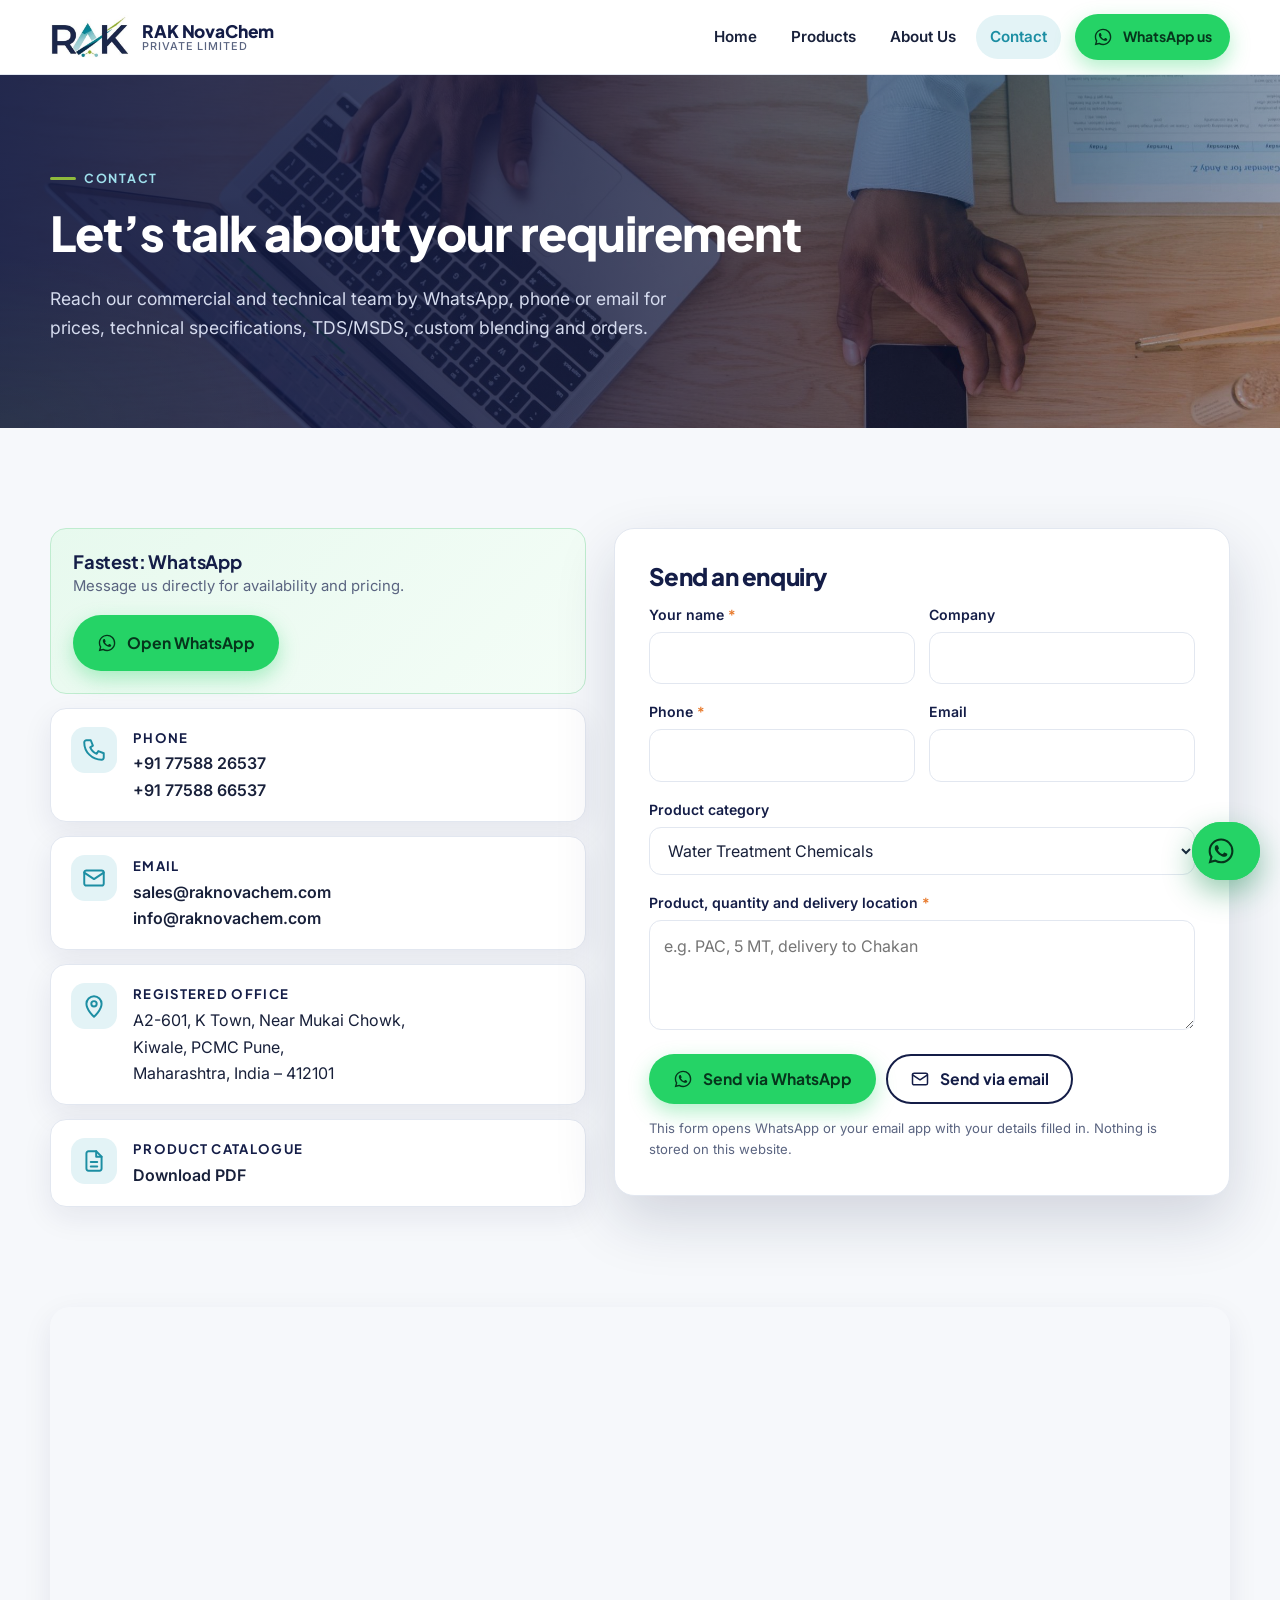
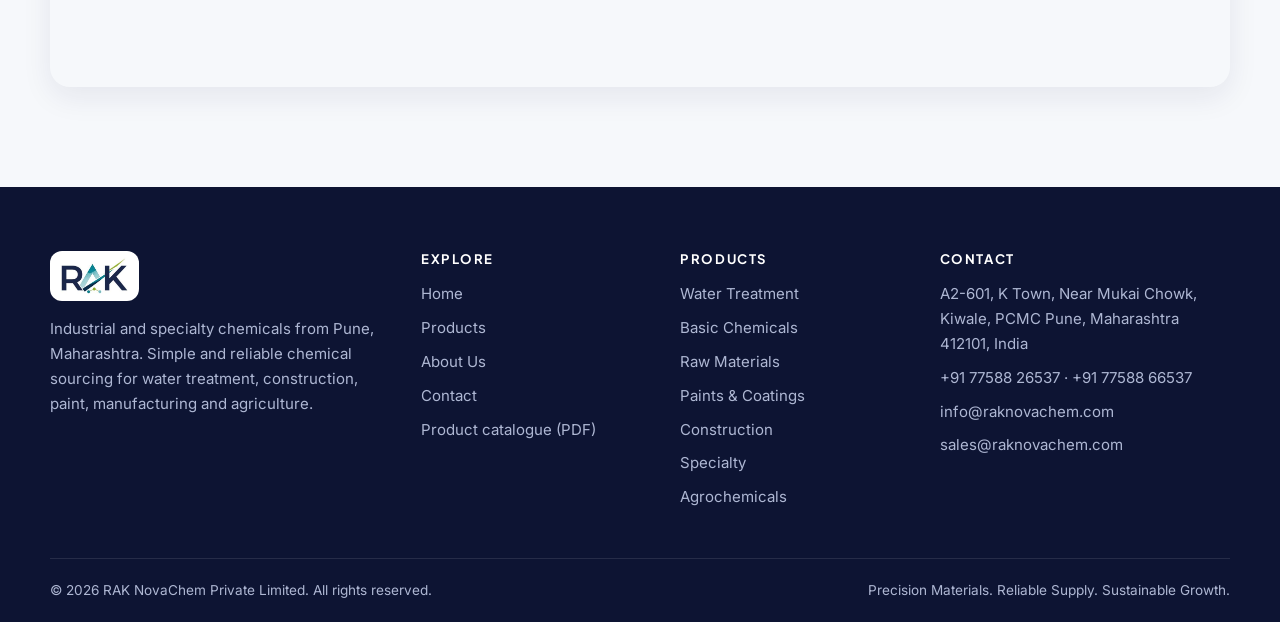
<file: contact.html>
<!DOCTYPE html>
<html lang="en">
<head>
<meta charset="utf-8">
<meta name="viewport" content="width=device-width, initial-scale=1">
<title>Contact RAK NovaChem | WhatsApp, Phone, Email</title>
<meta name="description" content="Contact RAK NovaChem Private Limited, Kiwale, Pune. WhatsApp or call +91 77588 26537, or email sales@raknovachem.com for prices, TDS/MSDS and orders.">
<link rel="canonical" href="https://raknovachem.com/contact">
<meta property="og:type" content="website">
<meta property="og:site_name" content="RAK NovaChem">
<meta property="og:title" content="Contact RAK NovaChem | WhatsApp, Phone, Email">
<meta property="og:description" content="Contact RAK NovaChem Private Limited, Kiwale, Pune. WhatsApp or call +91 77588 26537, or email sales@raknovachem.com for prices, TDS/MSDS and orders.">
<meta property="og:url" content="https://raknovachem.com/contact">
<meta property="og:image" content="https://raknovachem.com/assets/img/og-image.jpg">
<meta name="twitter:card" content="summary_large_image">
<meta name="theme-color" content="#141d47">
<link rel="icon" href="favicon.ico" sizes="48x48">
<link rel="apple-touch-icon" href="assets/img/apple-touch-icon.png?v=21db8b1d">
<link rel="preconnect" href="https://fonts.googleapis.com">
<link rel="preconnect" href="https://fonts.gstatic.com" crossorigin>
<link href="https://fonts.googleapis.com/css2?family=Inter:wght@400;500;600&family=Plus+Jakarta+Sans:wght@500;700;800&display=swap" rel="stylesheet">
<link rel="stylesheet" href="assets/css/style.css?v=8a925681">
</head>
<body>
<a class="skip" href="#main">Skip to content</a>
<header class="site-header">
  <div class="wrap nav">
    <a class="brand" href="index.html" aria-label="RAK NovaChem home">
      <img src="assets/img/logo.png?v=a3e34d11" alt="RAK NovaChem logo" width="274" height="150">
      <span>RAK NovaChem<small>Private Limited</small></span>
    </a>
    <button class="nav-toggle" aria-label="Menu" aria-expanded="false" aria-controls="nav-links"><svg viewBox="0 0 24 24" fill="none" stroke="currentColor" stroke-width="1.8" stroke-linecap="round" stroke-linejoin="round" aria-hidden="true" stroke-width="2.2"><path d="M4 7h16M4 12h16M4 17h16"/></svg></button>
    <ul class="nav-links" id="nav-links">
      <li><a href="index.html">Home</a></li><li><a href="products.html">Products</a></li><li><a href="about.html">About Us</a></li><li><a href="contact.html" aria-current="page">Contact</a></li>
      <li><a class="btn btn-wa btn-sm" href="https://wa.me/917758826537" data-wa><svg viewBox="0 0 24 24" fill="currentColor" aria-hidden="true"><path d="M12.04 2C6.58 2 2.13 6.45 2.13 11.91c0 1.75.46 3.45 1.32 4.95L2.05 22l5.25-1.38a9.87 9.87 0 0 0 4.74 1.21h.01c5.46 0 9.9-4.45 9.9-9.91 0-2.65-1.03-5.14-2.9-7.01A9.82 9.82 0 0 0 12.04 2Zm0 1.67c2.2 0 4.27.86 5.82 2.42a8.2 8.2 0 0 1 2.41 5.83c0 4.54-3.7 8.23-8.24 8.23-1.48 0-2.93-.4-4.19-1.15l-.3-.18-3.12.82.83-3.04-.2-.31a8.2 8.2 0 0 1-1.26-4.38c.01-4.54 3.7-8.24 8.25-8.24ZM8.53 7.33c-.16 0-.43.06-.66.31-.22.25-.87.85-.87 2.07 0 1.22.89 2.4 1.01 2.56.13.17 1.75 2.67 4.24 3.74.59.26 1.05.41 1.41.52.59.19 1.13.16 1.56.1.48-.07 1.47-.6 1.67-1.18.21-.58.21-1.07.15-1.18-.07-.1-.23-.16-.48-.29-.25-.12-1.47-.72-1.69-.81-.23-.08-.39-.12-.56.13-.16.25-.64.81-.78.97-.15.17-.29.19-.54.06-.25-.12-1.05-.39-2-1.23-.74-.66-1.24-1.47-1.38-1.72-.15-.25-.02-.38.11-.51.11-.11.25-.29.37-.43.13-.15.17-.25.25-.42.08-.16.04-.31-.02-.43-.06-.13-.56-1.35-.77-1.84-.2-.49-.4-.42-.56-.43-.14-.01-.3-.01-.46-.01Z"/></svg> WhatsApp us</a></li>
    </ul>
  </div>
</header>
<main id="main">
<section class="page-hero has-photo">
  <div class="ph-photo"><img src="assets/img/banner-contact.jpg?v=052e3d03" alt="" width="2400" height="800" fetchpriority="high"></div>
  <div class="wrap">
    <span class="eyebrow">Contact</span>
    <h1>Let’s talk about your requirement</h1>
    <p>Reach our commercial and technical team by WhatsApp, phone or email for prices, technical specifications, TDS/MSDS, custom blending and orders.</p>
  </div>
</section>
<section class="section">
  <div class="wrap contact-grid">
    <div class="reveal">
      <div class="wa-card">
        <div><h3>Fastest: WhatsApp</h3><p>Message us directly for availability and pricing.</p></div>
        <a class="btn btn-wa" href="https://wa.me/917758826537" data-wa><svg viewBox="0 0 24 24" fill="currentColor" aria-hidden="true"><path d="M12.04 2C6.58 2 2.13 6.45 2.13 11.91c0 1.75.46 3.45 1.32 4.95L2.05 22l5.25-1.38a9.87 9.87 0 0 0 4.74 1.21h.01c5.46 0 9.9-4.45 9.9-9.91 0-2.65-1.03-5.14-2.9-7.01A9.82 9.82 0 0 0 12.04 2Zm0 1.67c2.2 0 4.27.86 5.82 2.42a8.2 8.2 0 0 1 2.41 5.83c0 4.54-3.7 8.23-8.24 8.23-1.48 0-2.93-.4-4.19-1.15l-.3-.18-3.12.82.83-3.04-.2-.31a8.2 8.2 0 0 1-1.26-4.38c.01-4.54 3.7-8.24 8.25-8.24ZM8.53 7.33c-.16 0-.43.06-.66.31-.22.25-.87.85-.87 2.07 0 1.22.89 2.4 1.01 2.56.13.17 1.75 2.67 4.24 3.74.59.26 1.05.41 1.41.52.59.19 1.13.16 1.56.1.48-.07 1.47-.6 1.67-1.18.21-.58.21-1.07.15-1.18-.07-.1-.23-.16-.48-.29-.25-.12-1.47-.72-1.69-.81-.23-.08-.39-.12-.56.13-.16.25-.64.81-.78.97-.15.17-.29.19-.54.06-.25-.12-1.05-.39-2-1.23-.74-.66-1.24-1.47-1.38-1.72-.15-.25-.02-.38.11-.51.11-.11.25-.29.37-.43.13-.15.17-.25.25-.42.08-.16.04-.31-.02-.43-.06-.13-.56-1.35-.77-1.84-.2-.49-.4-.42-.56-.43-.14-.01-.3-.01-.46-.01Z"/></svg> Open WhatsApp</a>
      </div>
      <ul class="contact-list">
        <li><div class="icon"><svg viewBox="0 0 24 24" fill="none" stroke="currentColor" stroke-width="1.8" stroke-linecap="round" stroke-linejoin="round" aria-hidden="true" ><path d="M5 3h4l2 5-2.5 1.5a11 11 0 0 0 6 6L16 13l5 2v4a2 2 0 0 1-2 2A16 16 0 0 1 3 5a2 2 0 0 1 2-2Z"/></svg></div><div><b>Phone</b><a href="tel:+917758826537">+91 77588 26537</a><br><a href="tel:+917758866537">+91 77588 66537</a></div></li>
        <li><div class="icon"><svg viewBox="0 0 24 24" fill="none" stroke="currentColor" stroke-width="1.8" stroke-linecap="round" stroke-linejoin="round" aria-hidden="true" ><rect x="3" y="5" width="18" height="14" rx="2"/><path d="m3 7 9 6 9-6"/></svg></div><div><b>Email</b><a href="mailto:sales@raknovachem.com">sales@raknovachem.com</a><br><a href="mailto:info@raknovachem.com">info@raknovachem.com</a></div></li>
        <li><div class="icon"><svg viewBox="0 0 24 24" fill="none" stroke="currentColor" stroke-width="1.8" stroke-linecap="round" stroke-linejoin="round" aria-hidden="true" ><path d="M12 22s7-6.2 7-12a7 7 0 0 0-14 0c0 5.8 7 12 7 12Z"/><circle cx="12" cy="10" r="2.5"/></svg></div><div><b>Registered office</b><address>A2-601, K Town, Near Mukai Chowk,<br>Kiwale, PCMC Pune,<br>Maharashtra, India – 412101</address></div></li>
        <li><div class="icon"><svg viewBox="0 0 24 24" fill="none" stroke="currentColor" stroke-width="1.8" stroke-linecap="round" stroke-linejoin="round" aria-hidden="true"><path d="M14 3H7a2 2 0 0 0-2 2v14a2 2 0 0 0 2 2h10a2 2 0 0 0 2-2V8z"/><path d="M14 3v5h5M9 13h6M9 17h6"/></svg></div><div><b>Product catalogue</b><a href="assets/docs/RAK-NovaChem-Product-Catalogue.pdf?v=acd2ee0b" download>Download PDF</a></div></li>
      </ul>
    </div>
    <form class="enquiry reveal" id="enquiry-form">
      <h2>Send an enquiry</h2>
      <div class="field-row">
        <div class="field"><label for="f-name">Your name <i>*</i></label><input type="text" id="f-name" name="name" required autocomplete="name"></div>
        <div class="field"><label for="f-company">Company</label><input type="text" id="f-company" name="company" autocomplete="organization"></div>
      </div>
      <div class="field-row">
        <div class="field"><label for="f-phone">Phone <i>*</i></label><input type="tel" id="f-phone" name="phone" required autocomplete="tel"></div>
        <div class="field"><label for="f-email">Email</label><input type="email" id="f-email" name="email" autocomplete="email"></div>
      </div>
      <div class="field"><label for="f-industry">Product category</label><select id="f-industry" name="industry"><option>Water Treatment Chemicals</option><option>Basic Chemicals &amp; Solvents</option><option>Raw Materials &amp; Intermediates</option><option>Paints, Coatings &amp; Admixtures</option><option>Construction &amp; Polymer Chemicals</option><option>Specialty Chemicals &amp; Surfactants</option><option>Agrochemicals</option><option>Technical documents (TDS / MSDS)</option><option>Custom blending</option><option>Other</option></select></div>
      <div class="field"><label for="f-req">Product, quantity and delivery location <i>*</i></label><textarea id="f-req" name="requirement" required placeholder="e.g. PAC, 5 MT, delivery to Chakan"></textarea></div>
      <div class="form-actions">
        <button class="btn btn-wa" type="submit"><svg viewBox="0 0 24 24" fill="currentColor" aria-hidden="true"><path d="M12.04 2C6.58 2 2.13 6.45 2.13 11.91c0 1.75.46 3.45 1.32 4.95L2.05 22l5.25-1.38a9.87 9.87 0 0 0 4.74 1.21h.01c5.46 0 9.9-4.45 9.9-9.91 0-2.65-1.03-5.14-2.9-7.01A9.82 9.82 0 0 0 12.04 2Zm0 1.67c2.2 0 4.27.86 5.82 2.42a8.2 8.2 0 0 1 2.41 5.83c0 4.54-3.7 8.23-8.24 8.23-1.48 0-2.93-.4-4.19-1.15l-.3-.18-3.12.82.83-3.04-.2-.31a8.2 8.2 0 0 1-1.26-4.38c.01-4.54 3.7-8.24 8.25-8.24ZM8.53 7.33c-.16 0-.43.06-.66.31-.22.25-.87.85-.87 2.07 0 1.22.89 2.4 1.01 2.56.13.17 1.75 2.67 4.24 3.74.59.26 1.05.41 1.41.52.59.19 1.13.16 1.56.1.48-.07 1.47-.6 1.67-1.18.21-.58.21-1.07.15-1.18-.07-.1-.23-.16-.48-.29-.25-.12-1.47-.72-1.69-.81-.23-.08-.39-.12-.56.13-.16.25-.64.81-.78.97-.15.17-.29.19-.54.06-.25-.12-1.05-.39-2-1.23-.74-.66-1.24-1.47-1.38-1.72-.15-.25-.02-.38.11-.51.11-.11.25-.29.37-.43.13-.15.17-.25.25-.42.08-.16.04-.31-.02-.43-.06-.13-.56-1.35-.77-1.84-.2-.49-.4-.42-.56-.43-.14-.01-.3-.01-.46-.01Z"/></svg> Send via WhatsApp</button>
        <button class="btn btn-outline" type="button" id="send-email"><svg viewBox="0 0 24 24" fill="none" stroke="currentColor" stroke-width="1.8" stroke-linecap="round" stroke-linejoin="round" aria-hidden="true"><rect x="3" y="5" width="18" height="14" rx="2"/><path d="m3 7 9 6 9-6"/></svg> Send via email</button>
      </div>
      <p class="form-note">This form opens WhatsApp or your email app with your details filled in. Nothing is stored on this website.</p>
    </form>
  </div>
</section>
<section class="section" style="padding-top:0">
  <div class="wrap">
    <iframe class="map" title="Map showing RAK NovaChem office in Kiwale, Pune" loading="lazy" referrerpolicy="no-referrer-when-downgrade"
      src="https://www.google.com/maps?q=K+Town,+Mukai+Chowk,+Kiwale,+Pune+412101&amp;output=embed"></iframe>
  </div>
</section>
</main>
<footer class="site-footer">
  <div class="wrap footer-grid">
    <div class="footer-brand">
      <img src="assets/img/logo.png?v=a3e34d11" alt="RAK NovaChem" width="274" height="150" loading="lazy">
      <p>Industrial and specialty chemicals from Pune, Maharashtra. Simple and reliable chemical sourcing for water treatment, construction, paint, manufacturing and agriculture.</p>
    </div>
    <div>
      <h4>Explore</h4>
      <ul><li><a href="index.html">Home</a></li><li><a href="products.html">Products</a></li><li><a href="about.html">About Us</a></li><li><a href="contact.html">Contact</a></li>
        <li><a href="assets/docs/RAK-NovaChem-Product-Catalogue.pdf?v=acd2ee0b" download>Product catalogue (PDF)</a></li></ul>
    </div>
    <div>
      <h4>Products</h4>
      <ul><li><a href="products.html#water-treatment">Water Treatment</a></li><li><a href="products.html#basic-chemicals">Basic Chemicals</a></li><li><a href="products.html#raw-materials">Raw Materials</a></li><li><a href="products.html#paints-coatings">Paints &amp; Coatings</a></li><li><a href="products.html#construction">Construction</a></li><li><a href="products.html#specialty">Specialty</a></li><li><a href="products.html#agrochemicals">Agrochemicals</a></li></ul>
    </div>
    <div>
      <h4>Contact</h4>
      <ul>
        <li>A2-601, K Town, Near Mukai Chowk, Kiwale, PCMC Pune, Maharashtra 412101, India</li>
        <li><a href="tel:+917758826537">+91 77588 26537</a> · <a href="tel:+917758866537">+91 77588 66537</a></li>
        <li><a href="mailto:info@raknovachem.com">info@raknovachem.com</a></li>
        <li><a href="mailto:sales@raknovachem.com">sales@raknovachem.com</a></li>
      </ul>
    </div>
  </div>
  <div class="wrap footer-bottom">
    <span>© <span data-year>2026</span> RAK NovaChem Private Limited. All rights reserved.</span>
    <span>Precision Materials. Reliable Supply. Sustainable Growth.</span>
  </div>
</footer>
<a class="wa-float" href="https://wa.me/917758826537" data-wa aria-label="Chat with us on WhatsApp"><svg viewBox="0 0 24 24" fill="currentColor" aria-hidden="true"><path d="M12.04 2C6.58 2 2.13 6.45 2.13 11.91c0 1.75.46 3.45 1.32 4.95L2.05 22l5.25-1.38a9.87 9.87 0 0 0 4.74 1.21h.01c5.46 0 9.9-4.45 9.9-9.91 0-2.65-1.03-5.14-2.9-7.01A9.82 9.82 0 0 0 12.04 2Zm0 1.67c2.2 0 4.27.86 5.82 2.42a8.2 8.2 0 0 1 2.41 5.83c0 4.54-3.7 8.23-8.24 8.23-1.48 0-2.93-.4-4.19-1.15l-.3-.18-3.12.82.83-3.04-.2-.31a8.2 8.2 0 0 1-1.26-4.38c.01-4.54 3.7-8.24 8.25-8.24ZM8.53 7.33c-.16 0-.43.06-.66.31-.22.25-.87.85-.87 2.07 0 1.22.89 2.4 1.01 2.56.13.17 1.75 2.67 4.24 3.74.59.26 1.05.41 1.41.52.59.19 1.13.16 1.56.1.48-.07 1.47-.6 1.67-1.18.21-.58.21-1.07.15-1.18-.07-.1-.23-.16-.48-.29-.25-.12-1.47-.72-1.69-.81-.23-.08-.39-.12-.56.13-.16.25-.64.81-.78.97-.15.17-.29.19-.54.06-.25-.12-1.05-.39-2-1.23-.74-.66-1.24-1.47-1.38-1.72-.15-.25-.02-.38.11-.51.11-.11.25-.29.37-.43.13-.15.17-.25.25-.42.08-.16.04-.31-.02-.43-.06-.13-.56-1.35-.77-1.84-.2-.49-.4-.42-.56-.43-.14-.01-.3-.01-.46-.01Z"/></svg><span>Chat on WhatsApp</span></a>
<script src="assets/js/main.js?v=fd049218" defer></script>
</body>
</html>
</file>
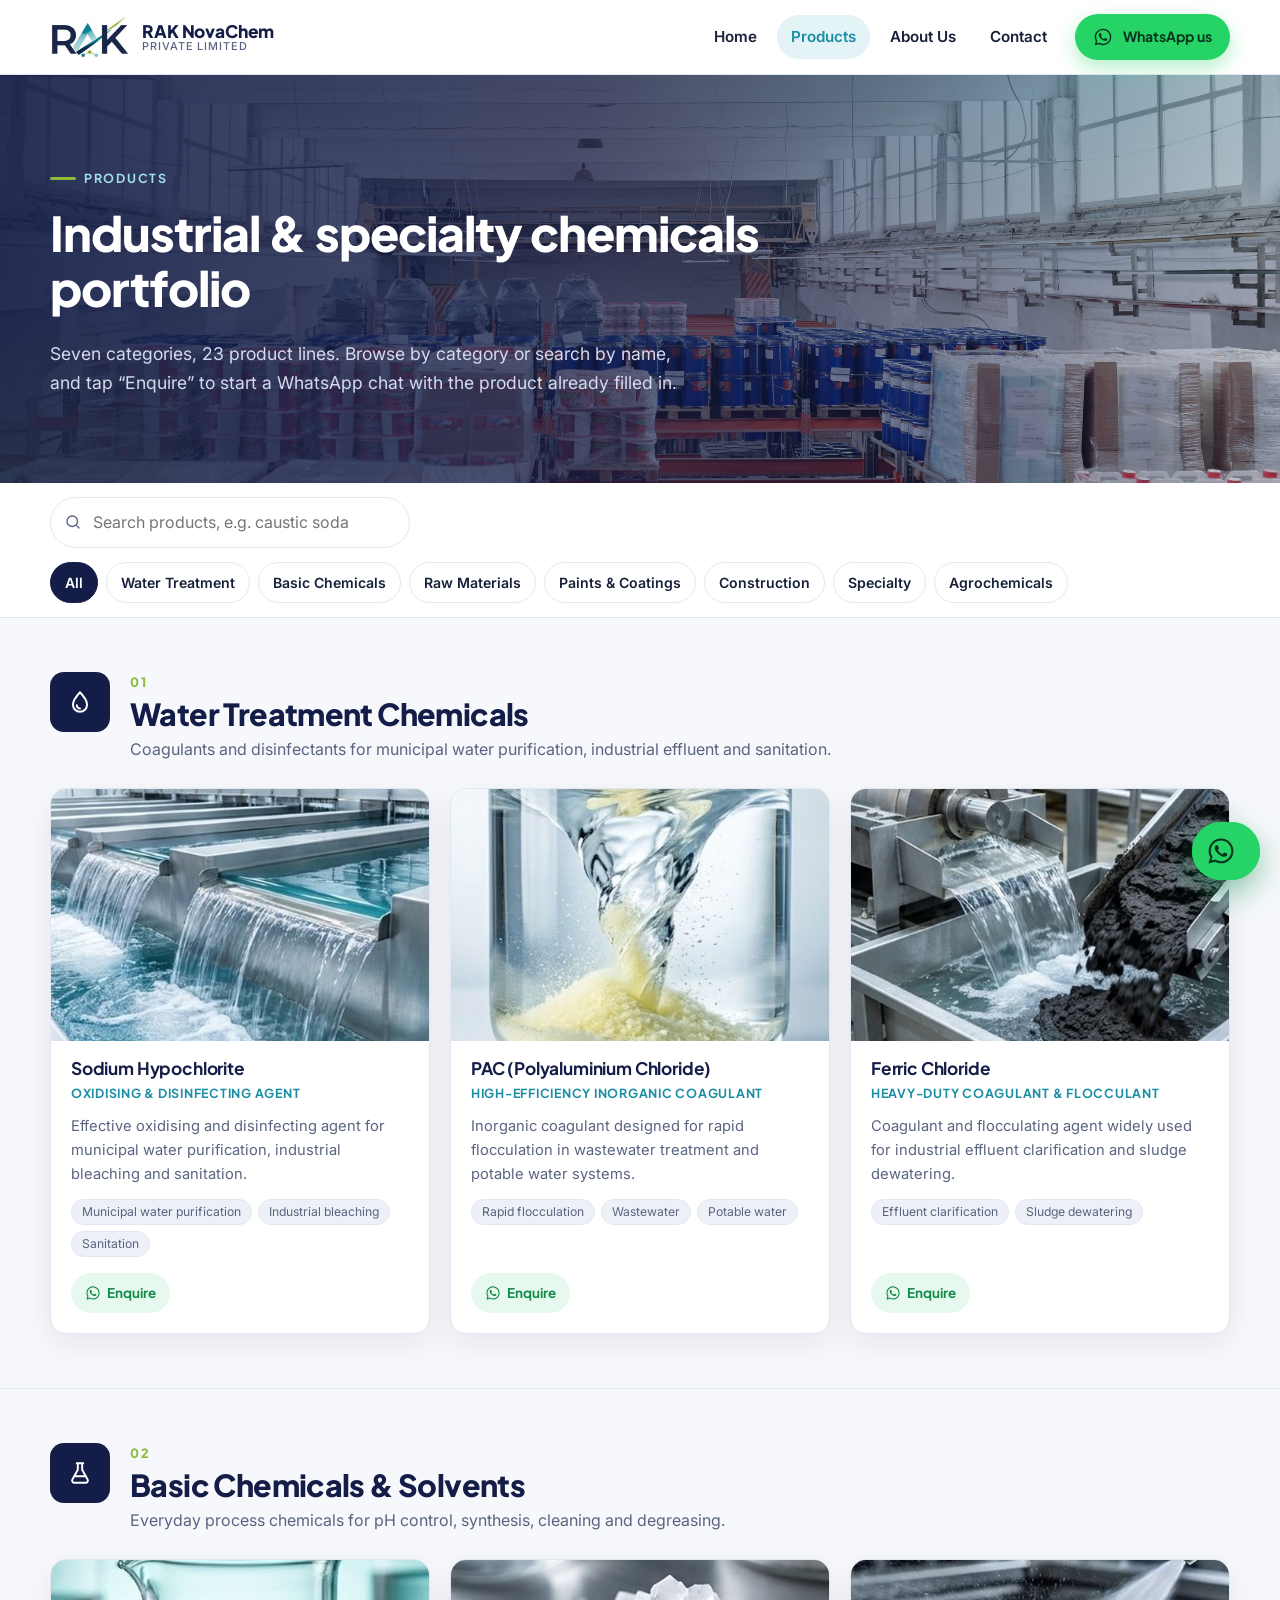
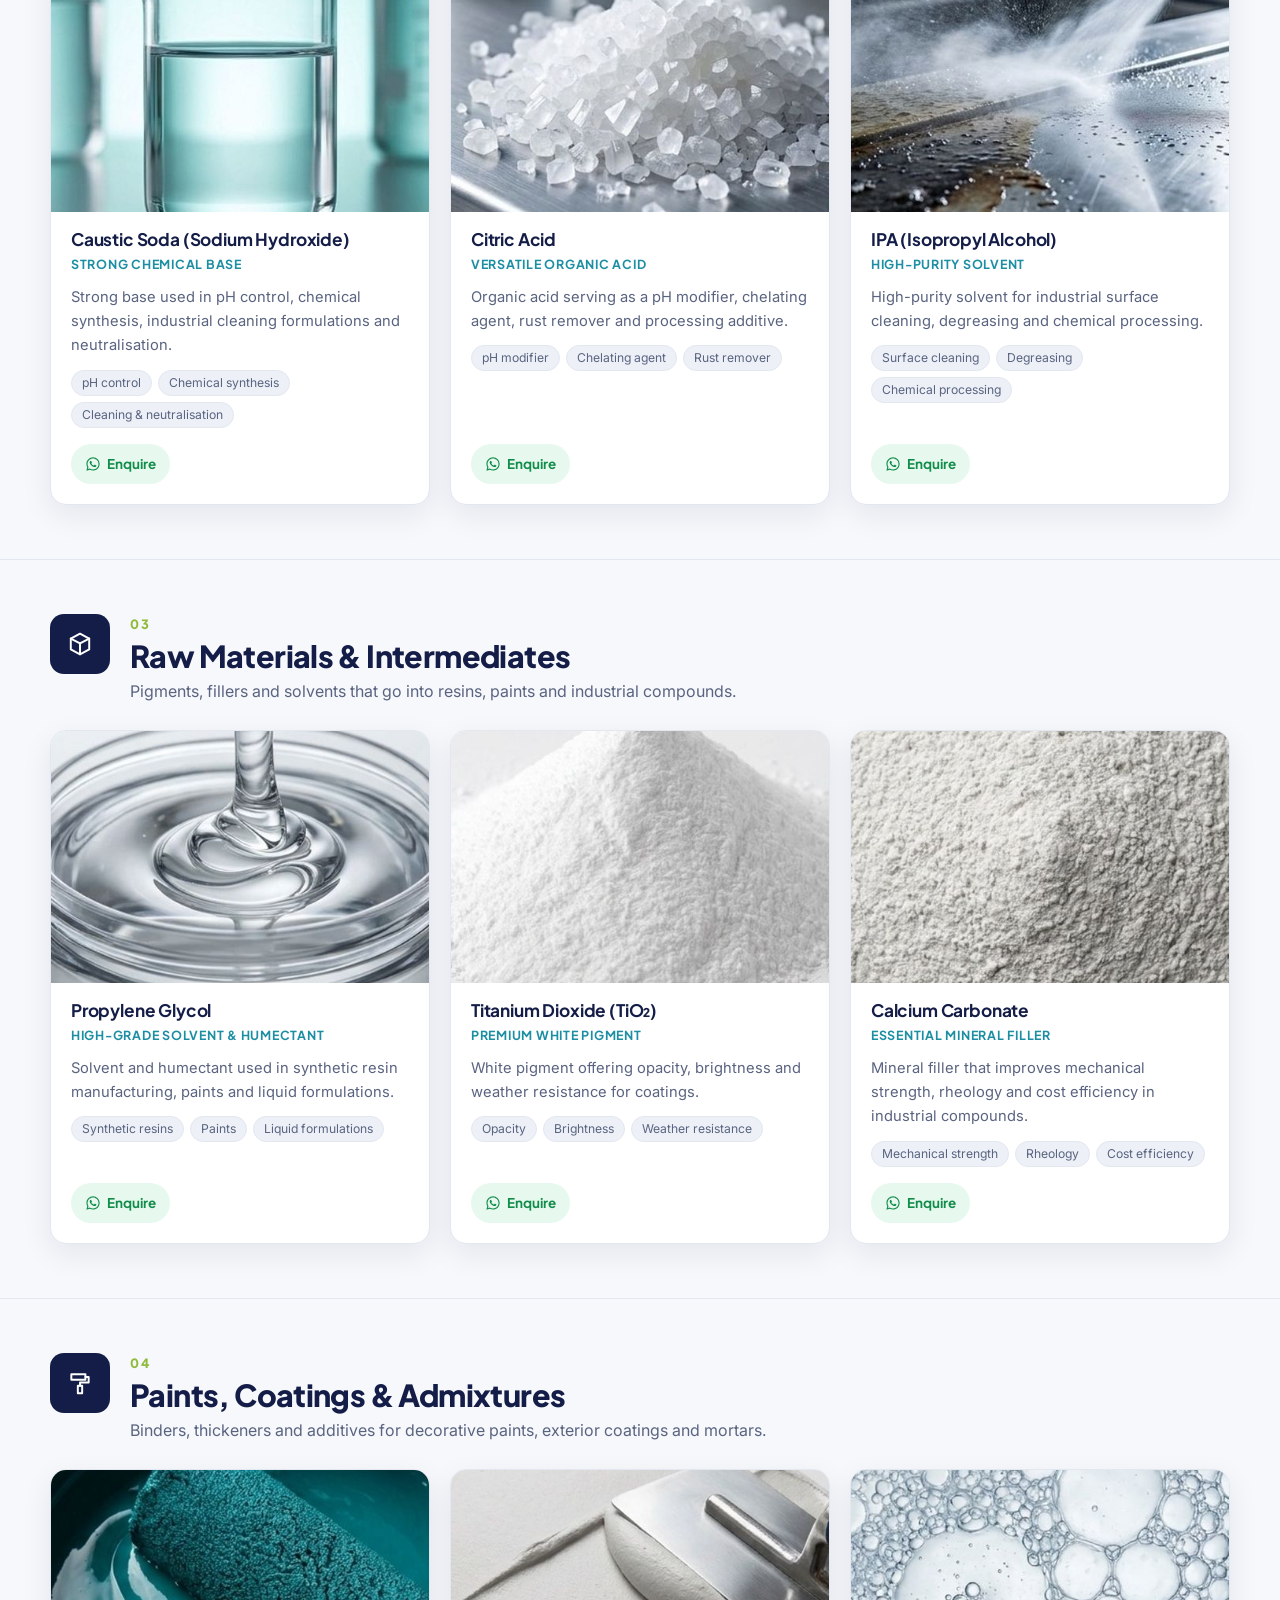
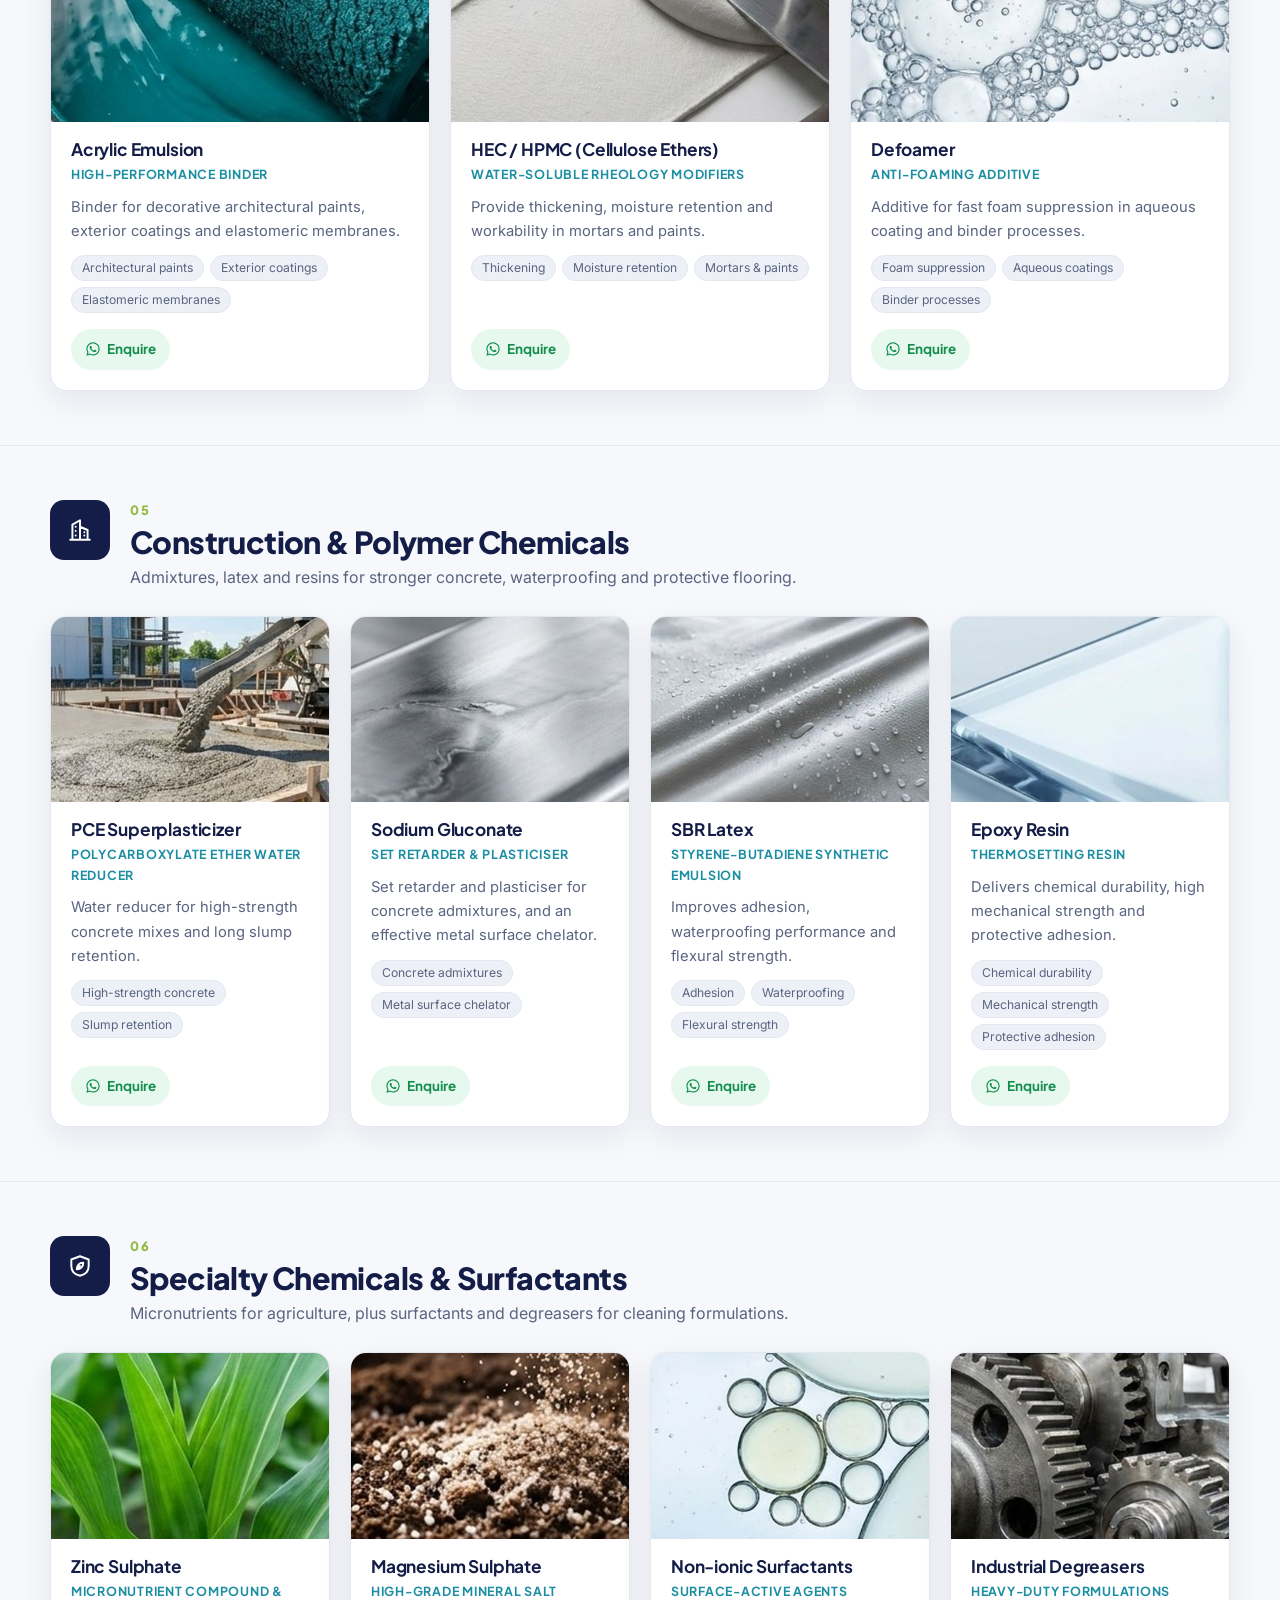
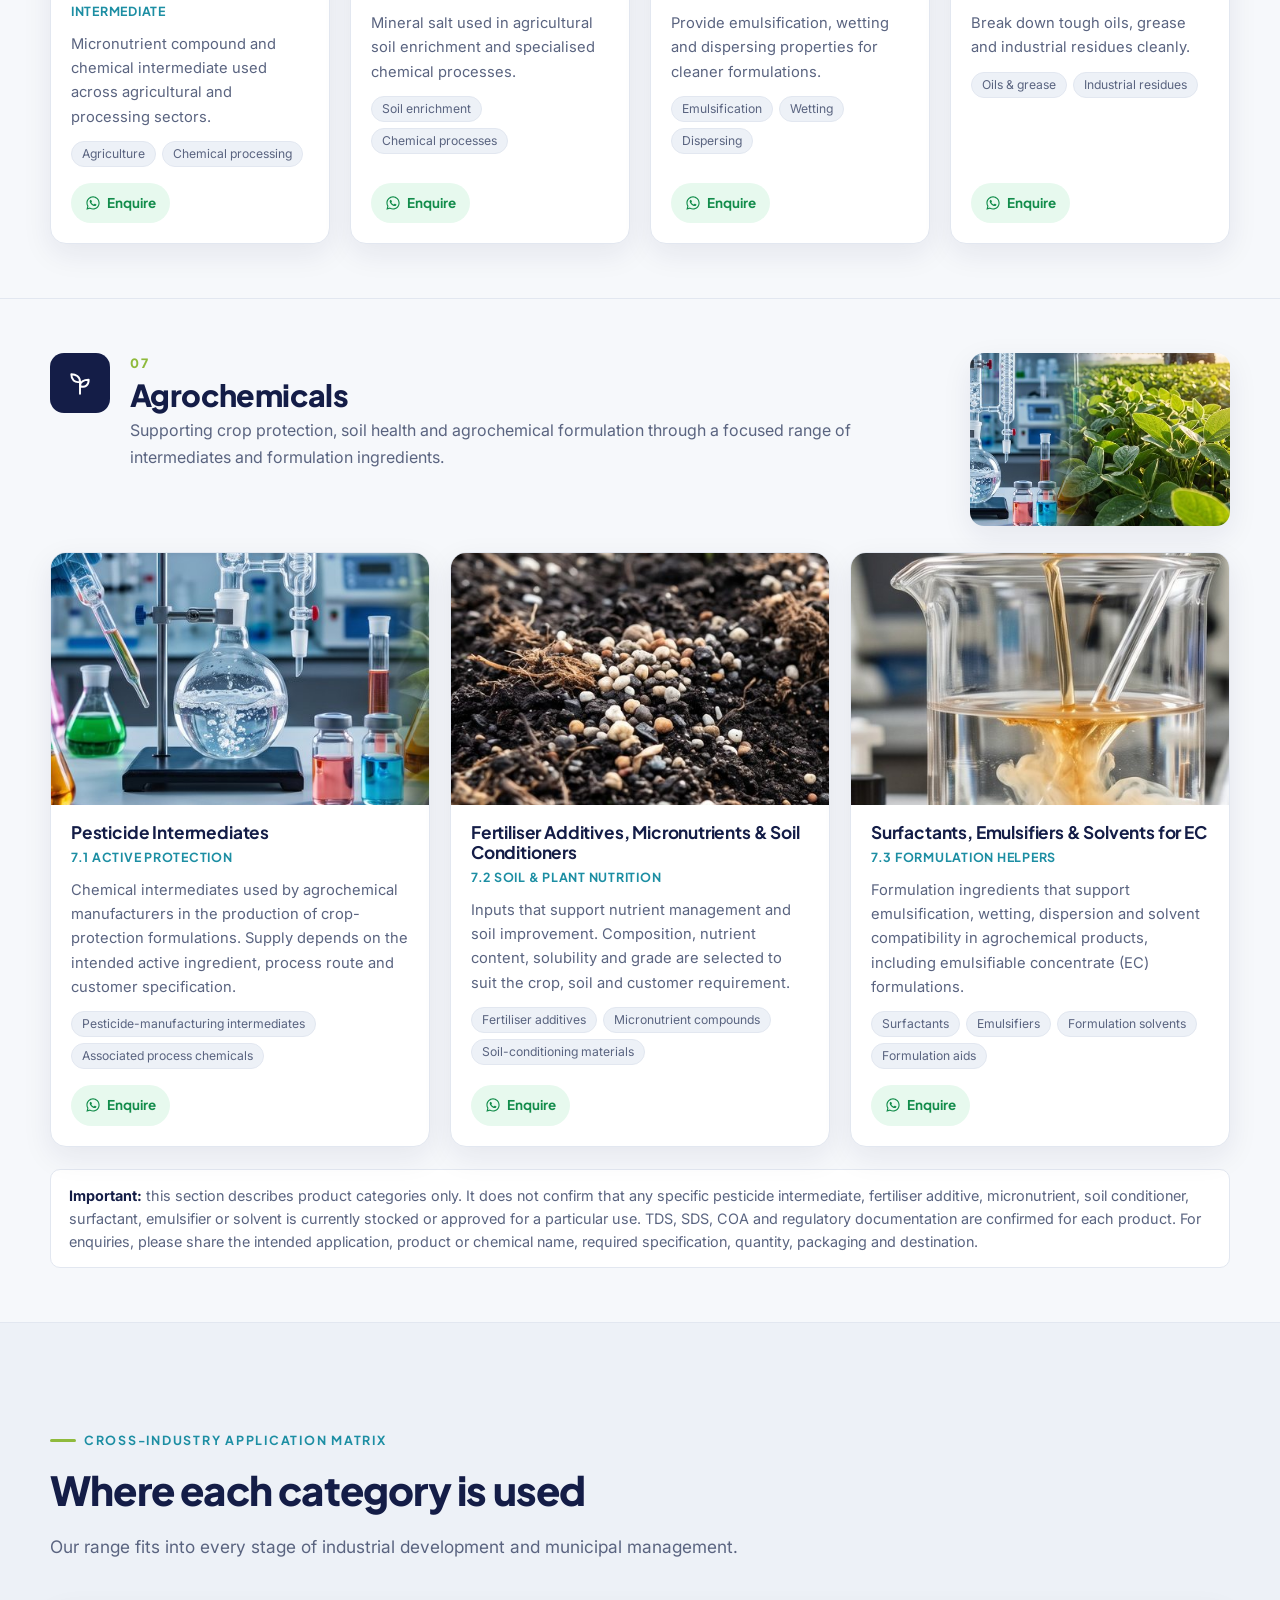
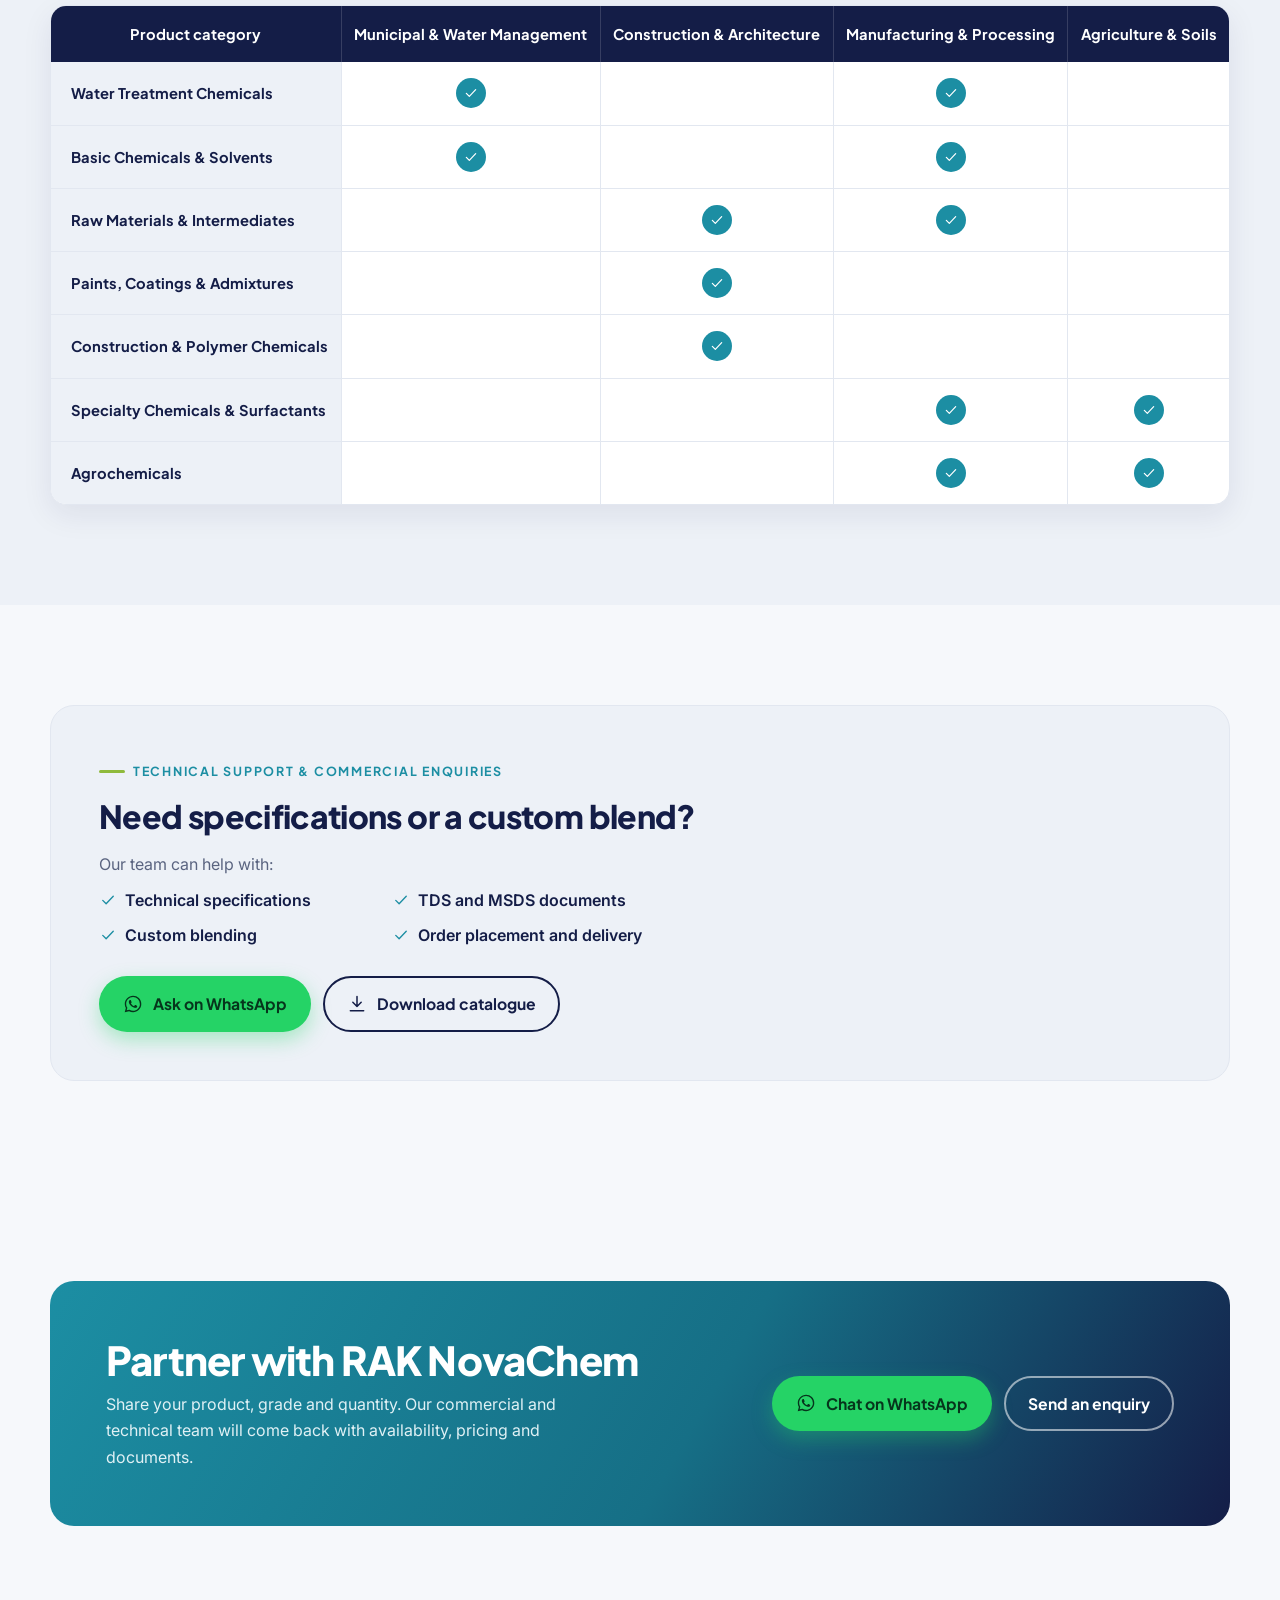
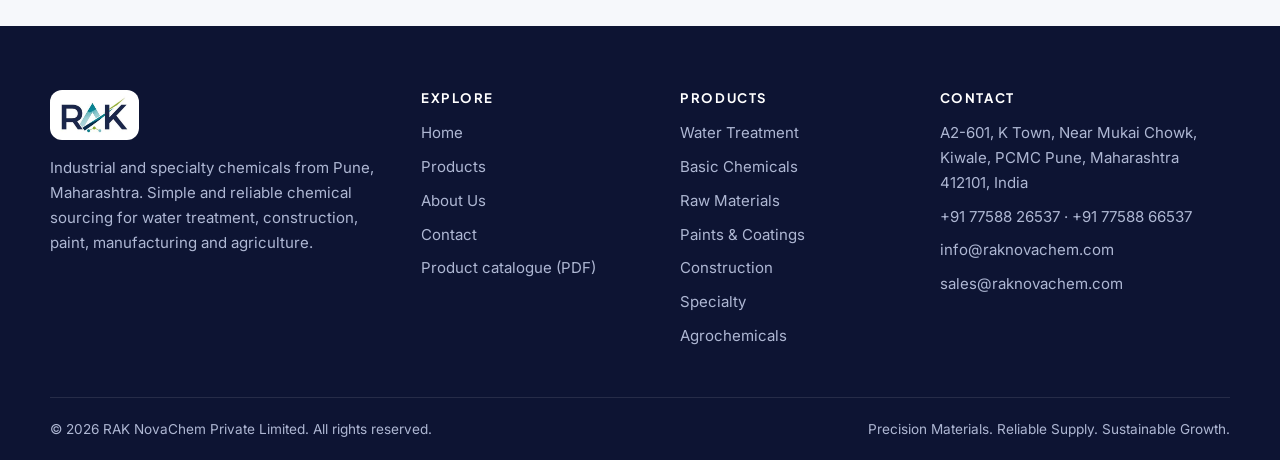
<file: products.html>
<!DOCTYPE html>
<html lang="en">
<head>
<meta charset="utf-8">
<meta name="viewport" content="width=device-width, initial-scale=1">
<title>Products | Industrial &amp; Specialty Chemicals | RAK NovaChem</title>
<meta name="description" content="Water treatment chemicals, basic chemicals and solvents, raw materials, paint and coating additives, construction chemicals, surfactants. Enquire on WhatsApp for price and availability.">
<link rel="canonical" href="https://raknovachem.com/products">
<meta property="og:type" content="website">
<meta property="og:site_name" content="RAK NovaChem">
<meta property="og:title" content="Products | Industrial &amp; Specialty Chemicals | RAK NovaChem">
<meta property="og:description" content="Water treatment chemicals, basic chemicals and solvents, raw materials, paint and coating additives, construction chemicals, surfactants. Enquire on WhatsApp for price and availability.">
<meta property="og:url" content="https://raknovachem.com/products">
<meta property="og:image" content="https://raknovachem.com/assets/img/og-image.jpg">
<meta name="twitter:card" content="summary_large_image">
<meta name="theme-color" content="#141d47">
<link rel="icon" href="favicon.ico" sizes="48x48">
<link rel="apple-touch-icon" href="assets/img/apple-touch-icon.png?v=21db8b1d">
<link rel="preconnect" href="https://fonts.googleapis.com">
<link rel="preconnect" href="https://fonts.gstatic.com" crossorigin>
<link href="https://fonts.googleapis.com/css2?family=Inter:wght@400;500;600&family=Plus+Jakarta+Sans:wght@500;700;800&display=swap" rel="stylesheet">
<link rel="stylesheet" href="assets/css/style.css?v=8a925681">
</head>
<body>
<a class="skip" href="#main">Skip to content</a>
<header class="site-header">
  <div class="wrap nav">
    <a class="brand" href="index.html" aria-label="RAK NovaChem home">
      <img src="assets/img/logo.png?v=a3e34d11" alt="RAK NovaChem logo" width="274" height="150">
      <span>RAK NovaChem<small>Private Limited</small></span>
    </a>
    <button class="nav-toggle" aria-label="Menu" aria-expanded="false" aria-controls="nav-links"><svg viewBox="0 0 24 24" fill="none" stroke="currentColor" stroke-width="1.8" stroke-linecap="round" stroke-linejoin="round" aria-hidden="true" stroke-width="2.2"><path d="M4 7h16M4 12h16M4 17h16"/></svg></button>
    <ul class="nav-links" id="nav-links">
      <li><a href="index.html">Home</a></li><li><a href="products.html" aria-current="page">Products</a></li><li><a href="about.html">About Us</a></li><li><a href="contact.html">Contact</a></li>
      <li><a class="btn btn-wa btn-sm" href="https://wa.me/917758826537" data-wa><svg viewBox="0 0 24 24" fill="currentColor" aria-hidden="true"><path d="M12.04 2C6.58 2 2.13 6.45 2.13 11.91c0 1.75.46 3.45 1.32 4.95L2.05 22l5.25-1.38a9.87 9.87 0 0 0 4.74 1.21h.01c5.46 0 9.9-4.45 9.9-9.91 0-2.65-1.03-5.14-2.9-7.01A9.82 9.82 0 0 0 12.04 2Zm0 1.67c2.2 0 4.27.86 5.82 2.42a8.2 8.2 0 0 1 2.41 5.83c0 4.54-3.7 8.23-8.24 8.23-1.48 0-2.93-.4-4.19-1.15l-.3-.18-3.12.82.83-3.04-.2-.31a8.2 8.2 0 0 1-1.26-4.38c.01-4.54 3.7-8.24 8.25-8.24ZM8.53 7.33c-.16 0-.43.06-.66.31-.22.25-.87.85-.87 2.07 0 1.22.89 2.4 1.01 2.56.13.17 1.75 2.67 4.24 3.74.59.26 1.05.41 1.41.52.59.19 1.13.16 1.56.1.48-.07 1.47-.6 1.67-1.18.21-.58.21-1.07.15-1.18-.07-.1-.23-.16-.48-.29-.25-.12-1.47-.72-1.69-.81-.23-.08-.39-.12-.56.13-.16.25-.64.81-.78.97-.15.17-.29.19-.54.06-.25-.12-1.05-.39-2-1.23-.74-.66-1.24-1.47-1.38-1.72-.15-.25-.02-.38.11-.51.11-.11.25-.29.37-.43.13-.15.17-.25.25-.42.08-.16.04-.31-.02-.43-.06-.13-.56-1.35-.77-1.84-.2-.49-.4-.42-.56-.43-.14-.01-.3-.01-.46-.01Z"/></svg> WhatsApp us</a></li>
    </ul>
  </div>
</header>
<main id="main">
<section class="page-hero has-photo">
  <div class="ph-photo"><img src="assets/img/banner-products.jpg?v=2eeab933" alt="" width="2400" height="800" fetchpriority="high"></div>
  <div class="wrap">
    <span class="eyebrow">Products</span>
    <h1>Industrial &amp; specialty chemicals portfolio</h1>
    <p>Seven categories, 23 product lines. Browse by category or search by name, and tap “Enquire” to start a WhatsApp chat with the product already filled in.</p>
  </div>
</section>
<div class="toolbar">
  <div class="wrap">
    <div class="search"><svg viewBox="0 0 24 24" fill="none" stroke="currentColor" stroke-width="1.8" stroke-linecap="round" stroke-linejoin="round" aria-hidden="true"><circle cx="11" cy="11" r="7"/><path d="m20 20-3.5-3.5"/></svg><input type="search" id="product-search" placeholder="Search products, e.g. caustic soda" aria-label="Search products"></div>
    <div class="chips" role="group" aria-label="Filter by category"><button class="chip" data-filter="all" aria-pressed="true">All</button><button class="chip" data-filter="water-treatment" aria-pressed="false">Water Treatment</button><button class="chip" data-filter="basic-chemicals" aria-pressed="false">Basic Chemicals</button><button class="chip" data-filter="raw-materials" aria-pressed="false">Raw Materials</button><button class="chip" data-filter="paints-coatings" aria-pressed="false">Paints &amp; Coatings</button><button class="chip" data-filter="construction" aria-pressed="false">Construction</button><button class="chip" data-filter="specialty" aria-pressed="false">Specialty</button><button class="chip" data-filter="agrochemicals" aria-pressed="false">Agrochemicals</button></div>
  </div>
</div>
<section class="industry" id="water-treatment" data-name="Water Treatment Chemicals">
  <div class="wrap">
    <div class="industry-head"><div class="icon"><svg viewBox="0 0 24 24" fill="none" stroke="currentColor" stroke-width="1.8" stroke-linecap="round" stroke-linejoin="round" aria-hidden="true"><path d="M12 3s6.5 7 6.5 11.5a6.5 6.5 0 0 1-13 0C5.5 10 12 3 12 3Z"/><path d="M9 15a3 3 0 0 0 3 3"/></svg></div><div><span class="cat-num">01</span><h2>Water Treatment Chemicals</h2><p>Coagulants and disinfectants for municipal water purification, industrial effluent and sanitation.</p></div></div>
    <div class="products"><article class="product">
          <img src="assets/img/products/sodium-hypochlorite.jpg?v=d2389ad7" alt="" width="480" height="360" loading="lazy">
          <div class="p-body">
            <h3>Sodium Hypochlorite</h3>
            <span class="fn">Oxidising &amp; disinfecting agent</span>
            <p>Effective oxidising and disinfecting agent for municipal water purification, industrial bleaching and sanitation.</p>
            <ul class="tags"><li>Municipal water purification</li><li>Industrial bleaching</li><li>Sanitation</li></ul>
            <a class="enq" href="https://wa.me/917758826537" data-wa data-product="Sodium Hypochlorite" data-industry="Water Treatment" aria-label="Enquire about Sodium Hypochlorite on WhatsApp"><svg viewBox="0 0 24 24" fill="currentColor" aria-hidden="true"><path d="M12.04 2C6.58 2 2.13 6.45 2.13 11.91c0 1.75.46 3.45 1.32 4.95L2.05 22l5.25-1.38a9.87 9.87 0 0 0 4.74 1.21h.01c5.46 0 9.9-4.45 9.9-9.91 0-2.65-1.03-5.14-2.9-7.01A9.82 9.82 0 0 0 12.04 2Zm0 1.67c2.2 0 4.27.86 5.82 2.42a8.2 8.2 0 0 1 2.41 5.83c0 4.54-3.7 8.23-8.24 8.23-1.48 0-2.93-.4-4.19-1.15l-.3-.18-3.12.82.83-3.04-.2-.31a8.2 8.2 0 0 1-1.26-4.38c.01-4.54 3.7-8.24 8.25-8.24ZM8.53 7.33c-.16 0-.43.06-.66.31-.22.25-.87.85-.87 2.07 0 1.22.89 2.4 1.01 2.56.13.17 1.75 2.67 4.24 3.74.59.26 1.05.41 1.41.52.59.19 1.13.16 1.56.1.48-.07 1.47-.6 1.67-1.18.21-.58.21-1.07.15-1.18-.07-.1-.23-.16-.48-.29-.25-.12-1.47-.72-1.69-.81-.23-.08-.39-.12-.56.13-.16.25-.64.81-.78.97-.15.17-.29.19-.54.06-.25-.12-1.05-.39-2-1.23-.74-.66-1.24-1.47-1.38-1.72-.15-.25-.02-.38.11-.51.11-.11.25-.29.37-.43.13-.15.17-.25.25-.42.08-.16.04-.31-.02-.43-.06-.13-.56-1.35-.77-1.84-.2-.49-.4-.42-.56-.43-.14-.01-.3-.01-.46-.01Z"/></svg> Enquire</a>
          </div>
        </article><article class="product">
          <img src="assets/img/products/pac.jpg?v=e66822ea" alt="" width="480" height="360" loading="lazy">
          <div class="p-body">
            <h3>PAC (Polyaluminium Chloride)</h3>
            <span class="fn">High-efficiency inorganic coagulant</span>
            <p>Inorganic coagulant designed for rapid flocculation in wastewater treatment and potable water systems.</p>
            <ul class="tags"><li>Rapid flocculation</li><li>Wastewater</li><li>Potable water</li></ul>
            <a class="enq" href="https://wa.me/917758826537" data-wa data-product="PAC (Polyaluminium Chloride)" data-industry="Water Treatment" aria-label="Enquire about PAC (Polyaluminium Chloride) on WhatsApp"><svg viewBox="0 0 24 24" fill="currentColor" aria-hidden="true"><path d="M12.04 2C6.58 2 2.13 6.45 2.13 11.91c0 1.75.46 3.45 1.32 4.95L2.05 22l5.25-1.38a9.87 9.87 0 0 0 4.74 1.21h.01c5.46 0 9.9-4.45 9.9-9.91 0-2.65-1.03-5.14-2.9-7.01A9.82 9.82 0 0 0 12.04 2Zm0 1.67c2.2 0 4.27.86 5.82 2.42a8.2 8.2 0 0 1 2.41 5.83c0 4.54-3.7 8.23-8.24 8.23-1.48 0-2.93-.4-4.19-1.15l-.3-.18-3.12.82.83-3.04-.2-.31a8.2 8.2 0 0 1-1.26-4.38c.01-4.54 3.7-8.24 8.25-8.24ZM8.53 7.33c-.16 0-.43.06-.66.31-.22.25-.87.85-.87 2.07 0 1.22.89 2.4 1.01 2.56.13.17 1.75 2.67 4.24 3.74.59.26 1.05.41 1.41.52.59.19 1.13.16 1.56.1.48-.07 1.47-.6 1.67-1.18.21-.58.21-1.07.15-1.18-.07-.1-.23-.16-.48-.29-.25-.12-1.47-.72-1.69-.81-.23-.08-.39-.12-.56.13-.16.25-.64.81-.78.97-.15.17-.29.19-.54.06-.25-.12-1.05-.39-2-1.23-.74-.66-1.24-1.47-1.38-1.72-.15-.25-.02-.38.11-.51.11-.11.25-.29.37-.43.13-.15.17-.25.25-.42.08-.16.04-.31-.02-.43-.06-.13-.56-1.35-.77-1.84-.2-.49-.4-.42-.56-.43-.14-.01-.3-.01-.46-.01Z"/></svg> Enquire</a>
          </div>
        </article><article class="product">
          <img src="assets/img/products/ferric-chloride.jpg?v=04f777c9" alt="" width="480" height="360" loading="lazy">
          <div class="p-body">
            <h3>Ferric Chloride</h3>
            <span class="fn">Heavy-duty coagulant &amp; flocculant</span>
            <p>Coagulant and flocculating agent widely used for industrial effluent clarification and sludge dewatering.</p>
            <ul class="tags"><li>Effluent clarification</li><li>Sludge dewatering</li></ul>
            <a class="enq" href="https://wa.me/917758826537" data-wa data-product="Ferric Chloride" data-industry="Water Treatment" aria-label="Enquire about Ferric Chloride on WhatsApp"><svg viewBox="0 0 24 24" fill="currentColor" aria-hidden="true"><path d="M12.04 2C6.58 2 2.13 6.45 2.13 11.91c0 1.75.46 3.45 1.32 4.95L2.05 22l5.25-1.38a9.87 9.87 0 0 0 4.74 1.21h.01c5.46 0 9.9-4.45 9.9-9.91 0-2.65-1.03-5.14-2.9-7.01A9.82 9.82 0 0 0 12.04 2Zm0 1.67c2.2 0 4.27.86 5.82 2.42a8.2 8.2 0 0 1 2.41 5.83c0 4.54-3.7 8.23-8.24 8.23-1.48 0-2.93-.4-4.19-1.15l-.3-.18-3.12.82.83-3.04-.2-.31a8.2 8.2 0 0 1-1.26-4.38c.01-4.54 3.7-8.24 8.25-8.24ZM8.53 7.33c-.16 0-.43.06-.66.31-.22.25-.87.85-.87 2.07 0 1.22.89 2.4 1.01 2.56.13.17 1.75 2.67 4.24 3.74.59.26 1.05.41 1.41.52.59.19 1.13.16 1.56.1.48-.07 1.47-.6 1.67-1.18.21-.58.21-1.07.15-1.18-.07-.1-.23-.16-.48-.29-.25-.12-1.47-.72-1.69-.81-.23-.08-.39-.12-.56.13-.16.25-.64.81-.78.97-.15.17-.29.19-.54.06-.25-.12-1.05-.39-2-1.23-.74-.66-1.24-1.47-1.38-1.72-.15-.25-.02-.38.11-.51.11-.11.25-.29.37-.43.13-.15.17-.25.25-.42.08-.16.04-.31-.02-.43-.06-.13-.56-1.35-.77-1.84-.2-.49-.4-.42-.56-.43-.14-.01-.3-.01-.46-.01Z"/></svg> Enquire</a>
          </div>
        </article></div>
  </div>
</section><section class="industry" id="basic-chemicals" data-name="Basic Chemicals &amp; Solvents">
  <div class="wrap">
    <div class="industry-head"><div class="icon"><svg viewBox="0 0 24 24" fill="none" stroke="currentColor" stroke-width="1.8" stroke-linecap="round" stroke-linejoin="round" aria-hidden="true"><path d="M9 3h6M10 3v6l-5 9a2 2 0 0 0 1.8 3h10.4a2 2 0 0 0 1.8-3l-5-9V3"/><path d="M7.5 15h9"/></svg></div><div><span class="cat-num">02</span><h2>Basic Chemicals &amp; Solvents</h2><p>Everyday process chemicals for pH control, synthesis, cleaning and degreasing.</p></div></div>
    <div class="products"><article class="product">
          <img src="assets/img/products/caustic-soda.jpg?v=3409616a" alt="" width="480" height="360" loading="lazy">
          <div class="p-body">
            <h3>Caustic Soda (Sodium Hydroxide)</h3>
            <span class="fn">Strong chemical base</span>
            <p>Strong base used in pH control, chemical synthesis, industrial cleaning formulations and neutralisation.</p>
            <ul class="tags"><li>pH control</li><li>Chemical synthesis</li><li>Cleaning &amp; neutralisation</li></ul>
            <a class="enq" href="https://wa.me/917758826537" data-wa data-product="Caustic Soda (Sodium Hydroxide)" data-industry="Basic Chemicals" aria-label="Enquire about Caustic Soda (Sodium Hydroxide) on WhatsApp"><svg viewBox="0 0 24 24" fill="currentColor" aria-hidden="true"><path d="M12.04 2C6.58 2 2.13 6.45 2.13 11.91c0 1.75.46 3.45 1.32 4.95L2.05 22l5.25-1.38a9.87 9.87 0 0 0 4.74 1.21h.01c5.46 0 9.9-4.45 9.9-9.91 0-2.65-1.03-5.14-2.9-7.01A9.82 9.82 0 0 0 12.04 2Zm0 1.67c2.2 0 4.27.86 5.82 2.42a8.2 8.2 0 0 1 2.41 5.83c0 4.54-3.7 8.23-8.24 8.23-1.48 0-2.93-.4-4.19-1.15l-.3-.18-3.12.82.83-3.04-.2-.31a8.2 8.2 0 0 1-1.26-4.38c.01-4.54 3.7-8.24 8.25-8.24ZM8.53 7.33c-.16 0-.43.06-.66.31-.22.25-.87.85-.87 2.07 0 1.22.89 2.4 1.01 2.56.13.17 1.75 2.67 4.24 3.74.59.26 1.05.41 1.41.52.59.19 1.13.16 1.56.1.48-.07 1.47-.6 1.67-1.18.21-.58.21-1.07.15-1.18-.07-.1-.23-.16-.48-.29-.25-.12-1.47-.72-1.69-.81-.23-.08-.39-.12-.56.13-.16.25-.64.81-.78.97-.15.17-.29.19-.54.06-.25-.12-1.05-.39-2-1.23-.74-.66-1.24-1.47-1.38-1.72-.15-.25-.02-.38.11-.51.11-.11.25-.29.37-.43.13-.15.17-.25.25-.42.08-.16.04-.31-.02-.43-.06-.13-.56-1.35-.77-1.84-.2-.49-.4-.42-.56-.43-.14-.01-.3-.01-.46-.01Z"/></svg> Enquire</a>
          </div>
        </article><article class="product">
          <img src="assets/img/products/citric-acid.jpg?v=222d0252" alt="" width="480" height="360" loading="lazy">
          <div class="p-body">
            <h3>Citric Acid</h3>
            <span class="fn">Versatile organic acid</span>
            <p>Organic acid serving as a pH modifier, chelating agent, rust remover and processing additive.</p>
            <ul class="tags"><li>pH modifier</li><li>Chelating agent</li><li>Rust remover</li></ul>
            <a class="enq" href="https://wa.me/917758826537" data-wa data-product="Citric Acid" data-industry="Basic Chemicals" aria-label="Enquire about Citric Acid on WhatsApp"><svg viewBox="0 0 24 24" fill="currentColor" aria-hidden="true"><path d="M12.04 2C6.58 2 2.13 6.45 2.13 11.91c0 1.75.46 3.45 1.32 4.95L2.05 22l5.25-1.38a9.87 9.87 0 0 0 4.74 1.21h.01c5.46 0 9.9-4.45 9.9-9.91 0-2.65-1.03-5.14-2.9-7.01A9.82 9.82 0 0 0 12.04 2Zm0 1.67c2.2 0 4.27.86 5.82 2.42a8.2 8.2 0 0 1 2.41 5.83c0 4.54-3.7 8.23-8.24 8.23-1.48 0-2.93-.4-4.19-1.15l-.3-.18-3.12.82.83-3.04-.2-.31a8.2 8.2 0 0 1-1.26-4.38c.01-4.54 3.7-8.24 8.25-8.24ZM8.53 7.33c-.16 0-.43.06-.66.31-.22.25-.87.85-.87 2.07 0 1.22.89 2.4 1.01 2.56.13.17 1.75 2.67 4.24 3.74.59.26 1.05.41 1.41.52.59.19 1.13.16 1.56.1.48-.07 1.47-.6 1.67-1.18.21-.58.21-1.07.15-1.18-.07-.1-.23-.16-.48-.29-.25-.12-1.47-.72-1.69-.81-.23-.08-.39-.12-.56.13-.16.25-.64.81-.78.97-.15.17-.29.19-.54.06-.25-.12-1.05-.39-2-1.23-.74-.66-1.24-1.47-1.38-1.72-.15-.25-.02-.38.11-.51.11-.11.25-.29.37-.43.13-.15.17-.25.25-.42.08-.16.04-.31-.02-.43-.06-.13-.56-1.35-.77-1.84-.2-.49-.4-.42-.56-.43-.14-.01-.3-.01-.46-.01Z"/></svg> Enquire</a>
          </div>
        </article><article class="product">
          <img src="assets/img/products/ipa.jpg?v=6f1cd0b5" alt="" width="480" height="360" loading="lazy">
          <div class="p-body">
            <h3>IPA (Isopropyl Alcohol)</h3>
            <span class="fn">High-purity solvent</span>
            <p>High-purity solvent for industrial surface cleaning, degreasing and chemical processing.</p>
            <ul class="tags"><li>Surface cleaning</li><li>Degreasing</li><li>Chemical processing</li></ul>
            <a class="enq" href="https://wa.me/917758826537" data-wa data-product="IPA (Isopropyl Alcohol)" data-industry="Basic Chemicals" aria-label="Enquire about IPA (Isopropyl Alcohol) on WhatsApp"><svg viewBox="0 0 24 24" fill="currentColor" aria-hidden="true"><path d="M12.04 2C6.58 2 2.13 6.45 2.13 11.91c0 1.75.46 3.45 1.32 4.95L2.05 22l5.25-1.38a9.87 9.87 0 0 0 4.74 1.21h.01c5.46 0 9.9-4.45 9.9-9.91 0-2.65-1.03-5.14-2.9-7.01A9.82 9.82 0 0 0 12.04 2Zm0 1.67c2.2 0 4.27.86 5.82 2.42a8.2 8.2 0 0 1 2.41 5.83c0 4.54-3.7 8.23-8.24 8.23-1.48 0-2.93-.4-4.19-1.15l-.3-.18-3.12.82.83-3.04-.2-.31a8.2 8.2 0 0 1-1.26-4.38c.01-4.54 3.7-8.24 8.25-8.24ZM8.53 7.33c-.16 0-.43.06-.66.31-.22.25-.87.85-.87 2.07 0 1.22.89 2.4 1.01 2.56.13.17 1.75 2.67 4.24 3.74.59.26 1.05.41 1.41.52.59.19 1.13.16 1.56.1.48-.07 1.47-.6 1.67-1.18.21-.58.21-1.07.15-1.18-.07-.1-.23-.16-.48-.29-.25-.12-1.47-.72-1.69-.81-.23-.08-.39-.12-.56.13-.16.25-.64.81-.78.97-.15.17-.29.19-.54.06-.25-.12-1.05-.39-2-1.23-.74-.66-1.24-1.47-1.38-1.72-.15-.25-.02-.38.11-.51.11-.11.25-.29.37-.43.13-.15.17-.25.25-.42.08-.16.04-.31-.02-.43-.06-.13-.56-1.35-.77-1.84-.2-.49-.4-.42-.56-.43-.14-.01-.3-.01-.46-.01Z"/></svg> Enquire</a>
          </div>
        </article></div>
  </div>
</section><section class="industry" id="raw-materials" data-name="Raw Materials &amp; Intermediates">
  <div class="wrap">
    <div class="industry-head"><div class="icon"><svg viewBox="0 0 24 24" fill="none" stroke="currentColor" stroke-width="1.8" stroke-linecap="round" stroke-linejoin="round" aria-hidden="true"><path d="M12 2.5 3.5 7v10l8.5 4.5 8.5-4.5V7z"/><path d="M3.5 7 12 11.5 20.5 7M12 11.5v10"/></svg></div><div><span class="cat-num">03</span><h2>Raw Materials &amp; Intermediates</h2><p>Pigments, fillers and solvents that go into resins, paints and industrial compounds.</p></div></div>
    <div class="products"><article class="product">
          <img src="assets/img/products/propylene-glycol.jpg?v=6badbd66" alt="" width="480" height="360" loading="lazy">
          <div class="p-body">
            <h3>Propylene Glycol</h3>
            <span class="fn">High-grade solvent &amp; humectant</span>
            <p>Solvent and humectant used in synthetic resin manufacturing, paints and liquid formulations.</p>
            <ul class="tags"><li>Synthetic resins</li><li>Paints</li><li>Liquid formulations</li></ul>
            <a class="enq" href="https://wa.me/917758826537" data-wa data-product="Propylene Glycol" data-industry="Raw Materials" aria-label="Enquire about Propylene Glycol on WhatsApp"><svg viewBox="0 0 24 24" fill="currentColor" aria-hidden="true"><path d="M12.04 2C6.58 2 2.13 6.45 2.13 11.91c0 1.75.46 3.45 1.32 4.95L2.05 22l5.25-1.38a9.87 9.87 0 0 0 4.74 1.21h.01c5.46 0 9.9-4.45 9.9-9.91 0-2.65-1.03-5.14-2.9-7.01A9.82 9.82 0 0 0 12.04 2Zm0 1.67c2.2 0 4.27.86 5.82 2.42a8.2 8.2 0 0 1 2.41 5.83c0 4.54-3.7 8.23-8.24 8.23-1.48 0-2.93-.4-4.19-1.15l-.3-.18-3.12.82.83-3.04-.2-.31a8.2 8.2 0 0 1-1.26-4.38c.01-4.54 3.7-8.24 8.25-8.24ZM8.53 7.33c-.16 0-.43.06-.66.31-.22.25-.87.85-.87 2.07 0 1.22.89 2.4 1.01 2.56.13.17 1.75 2.67 4.24 3.74.59.26 1.05.41 1.41.52.59.19 1.13.16 1.56.1.48-.07 1.47-.6 1.67-1.18.21-.58.21-1.07.15-1.18-.07-.1-.23-.16-.48-.29-.25-.12-1.47-.72-1.69-.81-.23-.08-.39-.12-.56.13-.16.25-.64.81-.78.97-.15.17-.29.19-.54.06-.25-.12-1.05-.39-2-1.23-.74-.66-1.24-1.47-1.38-1.72-.15-.25-.02-.38.11-.51.11-.11.25-.29.37-.43.13-.15.17-.25.25-.42.08-.16.04-.31-.02-.43-.06-.13-.56-1.35-.77-1.84-.2-.49-.4-.42-.56-.43-.14-.01-.3-.01-.46-.01Z"/></svg> Enquire</a>
          </div>
        </article><article class="product">
          <img src="assets/img/products/titanium-dioxide.jpg?v=7f18cbc0" alt="" width="480" height="360" loading="lazy">
          <div class="p-body">
            <h3>Titanium Dioxide (TiO₂)</h3>
            <span class="fn">Premium white pigment</span>
            <p>White pigment offering opacity, brightness and weather resistance for coatings.</p>
            <ul class="tags"><li>Opacity</li><li>Brightness</li><li>Weather resistance</li></ul>
            <a class="enq" href="https://wa.me/917758826537" data-wa data-product="Titanium Dioxide (TiO₂)" data-industry="Raw Materials" aria-label="Enquire about Titanium Dioxide (TiO₂) on WhatsApp"><svg viewBox="0 0 24 24" fill="currentColor" aria-hidden="true"><path d="M12.04 2C6.58 2 2.13 6.45 2.13 11.91c0 1.75.46 3.45 1.32 4.95L2.05 22l5.25-1.38a9.87 9.87 0 0 0 4.74 1.21h.01c5.46 0 9.9-4.45 9.9-9.91 0-2.65-1.03-5.14-2.9-7.01A9.82 9.82 0 0 0 12.04 2Zm0 1.67c2.2 0 4.27.86 5.82 2.42a8.2 8.2 0 0 1 2.41 5.83c0 4.54-3.7 8.23-8.24 8.23-1.48 0-2.93-.4-4.19-1.15l-.3-.18-3.12.82.83-3.04-.2-.31a8.2 8.2 0 0 1-1.26-4.38c.01-4.54 3.7-8.24 8.25-8.24ZM8.53 7.33c-.16 0-.43.06-.66.31-.22.25-.87.85-.87 2.07 0 1.22.89 2.4 1.01 2.56.13.17 1.75 2.67 4.24 3.74.59.26 1.05.41 1.41.52.59.19 1.13.16 1.56.1.48-.07 1.47-.6 1.67-1.18.21-.58.21-1.07.15-1.18-.07-.1-.23-.16-.48-.29-.25-.12-1.47-.72-1.69-.81-.23-.08-.39-.12-.56.13-.16.25-.64.81-.78.97-.15.17-.29.19-.54.06-.25-.12-1.05-.39-2-1.23-.74-.66-1.24-1.47-1.38-1.72-.15-.25-.02-.38.11-.51.11-.11.25-.29.37-.43.13-.15.17-.25.25-.42.08-.16.04-.31-.02-.43-.06-.13-.56-1.35-.77-1.84-.2-.49-.4-.42-.56-.43-.14-.01-.3-.01-.46-.01Z"/></svg> Enquire</a>
          </div>
        </article><article class="product">
          <img src="assets/img/products/calcium-carbonate.jpg?v=a2db4b8a" alt="" width="480" height="360" loading="lazy">
          <div class="p-body">
            <h3>Calcium Carbonate</h3>
            <span class="fn">Essential mineral filler</span>
            <p>Mineral filler that improves mechanical strength, rheology and cost efficiency in industrial compounds.</p>
            <ul class="tags"><li>Mechanical strength</li><li>Rheology</li><li>Cost efficiency</li></ul>
            <a class="enq" href="https://wa.me/917758826537" data-wa data-product="Calcium Carbonate" data-industry="Raw Materials" aria-label="Enquire about Calcium Carbonate on WhatsApp"><svg viewBox="0 0 24 24" fill="currentColor" aria-hidden="true"><path d="M12.04 2C6.58 2 2.13 6.45 2.13 11.91c0 1.75.46 3.45 1.32 4.95L2.05 22l5.25-1.38a9.87 9.87 0 0 0 4.74 1.21h.01c5.46 0 9.9-4.45 9.9-9.91 0-2.65-1.03-5.14-2.9-7.01A9.82 9.82 0 0 0 12.04 2Zm0 1.67c2.2 0 4.27.86 5.82 2.42a8.2 8.2 0 0 1 2.41 5.83c0 4.54-3.7 8.23-8.24 8.23-1.48 0-2.93-.4-4.19-1.15l-.3-.18-3.12.82.83-3.04-.2-.31a8.2 8.2 0 0 1-1.26-4.38c.01-4.54 3.7-8.24 8.25-8.24ZM8.53 7.33c-.16 0-.43.06-.66.31-.22.25-.87.85-.87 2.07 0 1.22.89 2.4 1.01 2.56.13.17 1.75 2.67 4.24 3.74.59.26 1.05.41 1.41.52.59.19 1.13.16 1.56.1.48-.07 1.47-.6 1.67-1.18.21-.58.21-1.07.15-1.18-.07-.1-.23-.16-.48-.29-.25-.12-1.47-.72-1.69-.81-.23-.08-.39-.12-.56.13-.16.25-.64.81-.78.97-.15.17-.29.19-.54.06-.25-.12-1.05-.39-2-1.23-.74-.66-1.24-1.47-1.38-1.72-.15-.25-.02-.38.11-.51.11-.11.25-.29.37-.43.13-.15.17-.25.25-.42.08-.16.04-.31-.02-.43-.06-.13-.56-1.35-.77-1.84-.2-.49-.4-.42-.56-.43-.14-.01-.3-.01-.46-.01Z"/></svg> Enquire</a>
          </div>
        </article></div>
  </div>
</section><section class="industry" id="paints-coatings" data-name="Paints, Coatings &amp; Admixtures">
  <div class="wrap">
    <div class="industry-head"><div class="icon"><svg viewBox="0 0 24 24" fill="none" stroke="currentColor" stroke-width="1.8" stroke-linecap="round" stroke-linejoin="round" aria-hidden="true"><path d="M4 4h13v5H4z"/><path d="M17 6.5h3v5h-8v3"/><path d="M10 14.5h4v7h-4z"/></svg></div><div><span class="cat-num">04</span><h2>Paints, Coatings &amp; Admixtures</h2><p>Binders, thickeners and additives for decorative paints, exterior coatings and mortars.</p></div></div>
    <div class="products"><article class="product">
          <img src="assets/img/products/acrylic-emulsion.jpg?v=3c4776d7" alt="" width="480" height="360" loading="lazy">
          <div class="p-body">
            <h3>Acrylic Emulsion</h3>
            <span class="fn">High-performance binder</span>
            <p>Binder for decorative architectural paints, exterior coatings and elastomeric membranes.</p>
            <ul class="tags"><li>Architectural paints</li><li>Exterior coatings</li><li>Elastomeric membranes</li></ul>
            <a class="enq" href="https://wa.me/917758826537" data-wa data-product="Acrylic Emulsion" data-industry="Paints &amp; Coatings" aria-label="Enquire about Acrylic Emulsion on WhatsApp"><svg viewBox="0 0 24 24" fill="currentColor" aria-hidden="true"><path d="M12.04 2C6.58 2 2.13 6.45 2.13 11.91c0 1.75.46 3.45 1.32 4.95L2.05 22l5.25-1.38a9.87 9.87 0 0 0 4.74 1.21h.01c5.46 0 9.9-4.45 9.9-9.91 0-2.65-1.03-5.14-2.9-7.01A9.82 9.82 0 0 0 12.04 2Zm0 1.67c2.2 0 4.27.86 5.82 2.42a8.2 8.2 0 0 1 2.41 5.83c0 4.54-3.7 8.23-8.24 8.23-1.48 0-2.93-.4-4.19-1.15l-.3-.18-3.12.82.83-3.04-.2-.31a8.2 8.2 0 0 1-1.26-4.38c.01-4.54 3.7-8.24 8.25-8.24ZM8.53 7.33c-.16 0-.43.06-.66.31-.22.25-.87.85-.87 2.07 0 1.22.89 2.4 1.01 2.56.13.17 1.75 2.67 4.24 3.74.59.26 1.05.41 1.41.52.59.19 1.13.16 1.56.1.48-.07 1.47-.6 1.67-1.18.21-.58.21-1.07.15-1.18-.07-.1-.23-.16-.48-.29-.25-.12-1.47-.72-1.69-.81-.23-.08-.39-.12-.56.13-.16.25-.64.81-.78.97-.15.17-.29.19-.54.06-.25-.12-1.05-.39-2-1.23-.74-.66-1.24-1.47-1.38-1.72-.15-.25-.02-.38.11-.51.11-.11.25-.29.37-.43.13-.15.17-.25.25-.42.08-.16.04-.31-.02-.43-.06-.13-.56-1.35-.77-1.84-.2-.49-.4-.42-.56-.43-.14-.01-.3-.01-.46-.01Z"/></svg> Enquire</a>
          </div>
        </article><article class="product">
          <img src="assets/img/products/hec-hpmc.jpg?v=0b088e01" alt="" width="480" height="360" loading="lazy">
          <div class="p-body">
            <h3>HEC / HPMC (Cellulose Ethers)</h3>
            <span class="fn">Water-soluble rheology modifiers</span>
            <p>Provide thickening, moisture retention and workability in mortars and paints.</p>
            <ul class="tags"><li>Thickening</li><li>Moisture retention</li><li>Mortars &amp; paints</li></ul>
            <a class="enq" href="https://wa.me/917758826537" data-wa data-product="HEC / HPMC (Cellulose Ethers)" data-industry="Paints &amp; Coatings" aria-label="Enquire about HEC / HPMC (Cellulose Ethers) on WhatsApp"><svg viewBox="0 0 24 24" fill="currentColor" aria-hidden="true"><path d="M12.04 2C6.58 2 2.13 6.45 2.13 11.91c0 1.75.46 3.45 1.32 4.95L2.05 22l5.25-1.38a9.87 9.87 0 0 0 4.74 1.21h.01c5.46 0 9.9-4.45 9.9-9.91 0-2.65-1.03-5.14-2.9-7.01A9.82 9.82 0 0 0 12.04 2Zm0 1.67c2.2 0 4.27.86 5.82 2.42a8.2 8.2 0 0 1 2.41 5.83c0 4.54-3.7 8.23-8.24 8.23-1.48 0-2.93-.4-4.19-1.15l-.3-.18-3.12.82.83-3.04-.2-.31a8.2 8.2 0 0 1-1.26-4.38c.01-4.54 3.7-8.24 8.25-8.24ZM8.53 7.33c-.16 0-.43.06-.66.31-.22.25-.87.85-.87 2.07 0 1.22.89 2.4 1.01 2.56.13.17 1.75 2.67 4.24 3.74.59.26 1.05.41 1.41.52.59.19 1.13.16 1.56.1.48-.07 1.47-.6 1.67-1.18.21-.58.21-1.07.15-1.18-.07-.1-.23-.16-.48-.29-.25-.12-1.47-.72-1.69-.81-.23-.08-.39-.12-.56.13-.16.25-.64.81-.78.97-.15.17-.29.19-.54.06-.25-.12-1.05-.39-2-1.23-.74-.66-1.24-1.47-1.38-1.72-.15-.25-.02-.38.11-.51.11-.11.25-.29.37-.43.13-.15.17-.25.25-.42.08-.16.04-.31-.02-.43-.06-.13-.56-1.35-.77-1.84-.2-.49-.4-.42-.56-.43-.14-.01-.3-.01-.46-.01Z"/></svg> Enquire</a>
          </div>
        </article><article class="product">
          <img src="assets/img/products/defoamer.jpg?v=2a718e95" alt="" width="480" height="360" loading="lazy">
          <div class="p-body">
            <h3>Defoamer</h3>
            <span class="fn">Anti-foaming additive</span>
            <p>Additive for fast foam suppression in aqueous coating and binder processes.</p>
            <ul class="tags"><li>Foam suppression</li><li>Aqueous coatings</li><li>Binder processes</li></ul>
            <a class="enq" href="https://wa.me/917758826537" data-wa data-product="Defoamer" data-industry="Paints &amp; Coatings" aria-label="Enquire about Defoamer on WhatsApp"><svg viewBox="0 0 24 24" fill="currentColor" aria-hidden="true"><path d="M12.04 2C6.58 2 2.13 6.45 2.13 11.91c0 1.75.46 3.45 1.32 4.95L2.05 22l5.25-1.38a9.87 9.87 0 0 0 4.74 1.21h.01c5.46 0 9.9-4.45 9.9-9.91 0-2.65-1.03-5.14-2.9-7.01A9.82 9.82 0 0 0 12.04 2Zm0 1.67c2.2 0 4.27.86 5.82 2.42a8.2 8.2 0 0 1 2.41 5.83c0 4.54-3.7 8.23-8.24 8.23-1.48 0-2.93-.4-4.19-1.15l-.3-.18-3.12.82.83-3.04-.2-.31a8.2 8.2 0 0 1-1.26-4.38c.01-4.54 3.7-8.24 8.25-8.24ZM8.53 7.33c-.16 0-.43.06-.66.31-.22.25-.87.85-.87 2.07 0 1.22.89 2.4 1.01 2.56.13.17 1.75 2.67 4.24 3.74.59.26 1.05.41 1.41.52.59.19 1.13.16 1.56.1.48-.07 1.47-.6 1.67-1.18.21-.58.21-1.07.15-1.18-.07-.1-.23-.16-.48-.29-.25-.12-1.47-.72-1.69-.81-.23-.08-.39-.12-.56.13-.16.25-.64.81-.78.97-.15.17-.29.19-.54.06-.25-.12-1.05-.39-2-1.23-.74-.66-1.24-1.47-1.38-1.72-.15-.25-.02-.38.11-.51.11-.11.25-.29.37-.43.13-.15.17-.25.25-.42.08-.16.04-.31-.02-.43-.06-.13-.56-1.35-.77-1.84-.2-.49-.4-.42-.56-.43-.14-.01-.3-.01-.46-.01Z"/></svg> Enquire</a>
          </div>
        </article></div>
  </div>
</section><section class="industry" id="construction" data-name="Construction &amp; Polymer Chemicals">
  <div class="wrap">
    <div class="industry-head"><div class="icon"><svg viewBox="0 0 24 24" fill="none" stroke="currentColor" stroke-width="1.8" stroke-linecap="round" stroke-linejoin="round" aria-hidden="true"><path d="M3 21h18M5 21V7l7-4v18M12 9l7 3v9M8 9v.01M8 13v.01M8 17v.01M16 14v.01M16 17v.01"/></svg></div><div><span class="cat-num">05</span><h2>Construction &amp; Polymer Chemicals</h2><p>Admixtures, latex and resins for stronger concrete, waterproofing and protective flooring.</p></div></div>
    <div class="products"><article class="product">
          <img src="assets/img/products/pce.jpg?v=34e162fc" alt="" width="480" height="360" loading="lazy">
          <div class="p-body">
            <h3>PCE Superplasticizer</h3>
            <span class="fn">Polycarboxylate ether water reducer</span>
            <p>Water reducer for high-strength concrete mixes and long slump retention.</p>
            <ul class="tags"><li>High-strength concrete</li><li>Slump retention</li></ul>
            <a class="enq" href="https://wa.me/917758826537" data-wa data-product="PCE Superplasticizer" data-industry="Construction" aria-label="Enquire about PCE Superplasticizer on WhatsApp"><svg viewBox="0 0 24 24" fill="currentColor" aria-hidden="true"><path d="M12.04 2C6.58 2 2.13 6.45 2.13 11.91c0 1.75.46 3.45 1.32 4.95L2.05 22l5.25-1.38a9.87 9.87 0 0 0 4.74 1.21h.01c5.46 0 9.9-4.45 9.9-9.91 0-2.65-1.03-5.14-2.9-7.01A9.82 9.82 0 0 0 12.04 2Zm0 1.67c2.2 0 4.27.86 5.82 2.42a8.2 8.2 0 0 1 2.41 5.83c0 4.54-3.7 8.23-8.24 8.23-1.48 0-2.93-.4-4.19-1.15l-.3-.18-3.12.82.83-3.04-.2-.31a8.2 8.2 0 0 1-1.26-4.38c.01-4.54 3.7-8.24 8.25-8.24ZM8.53 7.33c-.16 0-.43.06-.66.31-.22.25-.87.85-.87 2.07 0 1.22.89 2.4 1.01 2.56.13.17 1.75 2.67 4.24 3.74.59.26 1.05.41 1.41.52.59.19 1.13.16 1.56.1.48-.07 1.47-.6 1.67-1.18.21-.58.21-1.07.15-1.18-.07-.1-.23-.16-.48-.29-.25-.12-1.47-.72-1.69-.81-.23-.08-.39-.12-.56.13-.16.25-.64.81-.78.97-.15.17-.29.19-.54.06-.25-.12-1.05-.39-2-1.23-.74-.66-1.24-1.47-1.38-1.72-.15-.25-.02-.38.11-.51.11-.11.25-.29.37-.43.13-.15.17-.25.25-.42.08-.16.04-.31-.02-.43-.06-.13-.56-1.35-.77-1.84-.2-.49-.4-.42-.56-.43-.14-.01-.3-.01-.46-.01Z"/></svg> Enquire</a>
          </div>
        </article><article class="product">
          <img src="assets/img/products/sodium-gluconate.jpg?v=1dc7420e" alt="" width="480" height="360" loading="lazy">
          <div class="p-body">
            <h3>Sodium Gluconate</h3>
            <span class="fn">Set retarder &amp; plasticiser</span>
            <p>Set retarder and plasticiser for concrete admixtures, and an effective metal surface chelator.</p>
            <ul class="tags"><li>Concrete admixtures</li><li>Metal surface chelator</li></ul>
            <a class="enq" href="https://wa.me/917758826537" data-wa data-product="Sodium Gluconate" data-industry="Construction" aria-label="Enquire about Sodium Gluconate on WhatsApp"><svg viewBox="0 0 24 24" fill="currentColor" aria-hidden="true"><path d="M12.04 2C6.58 2 2.13 6.45 2.13 11.91c0 1.75.46 3.45 1.32 4.95L2.05 22l5.25-1.38a9.87 9.87 0 0 0 4.74 1.21h.01c5.46 0 9.9-4.45 9.9-9.91 0-2.65-1.03-5.14-2.9-7.01A9.82 9.82 0 0 0 12.04 2Zm0 1.67c2.2 0 4.27.86 5.82 2.42a8.2 8.2 0 0 1 2.41 5.83c0 4.54-3.7 8.23-8.24 8.23-1.48 0-2.93-.4-4.19-1.15l-.3-.18-3.12.82.83-3.04-.2-.31a8.2 8.2 0 0 1-1.26-4.38c.01-4.54 3.7-8.24 8.25-8.24ZM8.53 7.33c-.16 0-.43.06-.66.31-.22.25-.87.85-.87 2.07 0 1.22.89 2.4 1.01 2.56.13.17 1.75 2.67 4.24 3.74.59.26 1.05.41 1.41.52.59.19 1.13.16 1.56.1.48-.07 1.47-.6 1.67-1.18.21-.58.21-1.07.15-1.18-.07-.1-.23-.16-.48-.29-.25-.12-1.47-.72-1.69-.81-.23-.08-.39-.12-.56.13-.16.25-.64.81-.78.97-.15.17-.29.19-.54.06-.25-.12-1.05-.39-2-1.23-.74-.66-1.24-1.47-1.38-1.72-.15-.25-.02-.38.11-.51.11-.11.25-.29.37-.43.13-.15.17-.25.25-.42.08-.16.04-.31-.02-.43-.06-.13-.56-1.35-.77-1.84-.2-.49-.4-.42-.56-.43-.14-.01-.3-.01-.46-.01Z"/></svg> Enquire</a>
          </div>
        </article><article class="product">
          <img src="assets/img/products/sbr-latex.jpg?v=5b54e40c" alt="" width="480" height="360" loading="lazy">
          <div class="p-body">
            <h3>SBR Latex</h3>
            <span class="fn">Styrene-butadiene synthetic emulsion</span>
            <p>Improves adhesion, waterproofing performance and flexural strength.</p>
            <ul class="tags"><li>Adhesion</li><li>Waterproofing</li><li>Flexural strength</li></ul>
            <a class="enq" href="https://wa.me/917758826537" data-wa data-product="SBR Latex" data-industry="Construction" aria-label="Enquire about SBR Latex on WhatsApp"><svg viewBox="0 0 24 24" fill="currentColor" aria-hidden="true"><path d="M12.04 2C6.58 2 2.13 6.45 2.13 11.91c0 1.75.46 3.45 1.32 4.95L2.05 22l5.25-1.38a9.87 9.87 0 0 0 4.74 1.21h.01c5.46 0 9.9-4.45 9.9-9.91 0-2.65-1.03-5.14-2.9-7.01A9.82 9.82 0 0 0 12.04 2Zm0 1.67c2.2 0 4.27.86 5.82 2.42a8.2 8.2 0 0 1 2.41 5.83c0 4.54-3.7 8.23-8.24 8.23-1.48 0-2.93-.4-4.19-1.15l-.3-.18-3.12.82.83-3.04-.2-.31a8.2 8.2 0 0 1-1.26-4.38c.01-4.54 3.7-8.24 8.25-8.24ZM8.53 7.33c-.16 0-.43.06-.66.31-.22.25-.87.85-.87 2.07 0 1.22.89 2.4 1.01 2.56.13.17 1.75 2.67 4.24 3.74.59.26 1.05.41 1.41.52.59.19 1.13.16 1.56.1.48-.07 1.47-.6 1.67-1.18.21-.58.21-1.07.15-1.18-.07-.1-.23-.16-.48-.29-.25-.12-1.47-.72-1.69-.81-.23-.08-.39-.12-.56.13-.16.25-.64.81-.78.97-.15.17-.29.19-.54.06-.25-.12-1.05-.39-2-1.23-.74-.66-1.24-1.47-1.38-1.72-.15-.25-.02-.38.11-.51.11-.11.25-.29.37-.43.13-.15.17-.25.25-.42.08-.16.04-.31-.02-.43-.06-.13-.56-1.35-.77-1.84-.2-.49-.4-.42-.56-.43-.14-.01-.3-.01-.46-.01Z"/></svg> Enquire</a>
          </div>
        </article><article class="product">
          <img src="assets/img/products/epoxy-resin.jpg?v=6962bdf1" alt="" width="480" height="360" loading="lazy">
          <div class="p-body">
            <h3>Epoxy Resin</h3>
            <span class="fn">Thermosetting resin</span>
            <p>Delivers chemical durability, high mechanical strength and protective adhesion.</p>
            <ul class="tags"><li>Chemical durability</li><li>Mechanical strength</li><li>Protective adhesion</li></ul>
            <a class="enq" href="https://wa.me/917758826537" data-wa data-product="Epoxy Resin" data-industry="Construction" aria-label="Enquire about Epoxy Resin on WhatsApp"><svg viewBox="0 0 24 24" fill="currentColor" aria-hidden="true"><path d="M12.04 2C6.58 2 2.13 6.45 2.13 11.91c0 1.75.46 3.45 1.32 4.95L2.05 22l5.25-1.38a9.87 9.87 0 0 0 4.74 1.21h.01c5.46 0 9.9-4.45 9.9-9.91 0-2.65-1.03-5.14-2.9-7.01A9.82 9.82 0 0 0 12.04 2Zm0 1.67c2.2 0 4.27.86 5.82 2.42a8.2 8.2 0 0 1 2.41 5.83c0 4.54-3.7 8.23-8.24 8.23-1.48 0-2.93-.4-4.19-1.15l-.3-.18-3.12.82.83-3.04-.2-.31a8.2 8.2 0 0 1-1.26-4.38c.01-4.54 3.7-8.24 8.25-8.24ZM8.53 7.33c-.16 0-.43.06-.66.31-.22.25-.87.85-.87 2.07 0 1.22.89 2.4 1.01 2.56.13.17 1.75 2.67 4.24 3.74.59.26 1.05.41 1.41.52.59.19 1.13.16 1.56.1.48-.07 1.47-.6 1.67-1.18.21-.58.21-1.07.15-1.18-.07-.1-.23-.16-.48-.29-.25-.12-1.47-.72-1.69-.81-.23-.08-.39-.12-.56.13-.16.25-.64.81-.78.97-.15.17-.29.19-.54.06-.25-.12-1.05-.39-2-1.23-.74-.66-1.24-1.47-1.38-1.72-.15-.25-.02-.38.11-.51.11-.11.25-.29.37-.43.13-.15.17-.25.25-.42.08-.16.04-.31-.02-.43-.06-.13-.56-1.35-.77-1.84-.2-.49-.4-.42-.56-.43-.14-.01-.3-.01-.46-.01Z"/></svg> Enquire</a>
          </div>
        </article></div>
  </div>
</section><section class="industry" id="specialty" data-name="Specialty Chemicals &amp; Surfactants">
  <div class="wrap">
    <div class="industry-head"><div class="icon"><svg viewBox="0 0 24 24" fill="none" stroke="currentColor" stroke-width="1.8" stroke-linecap="round" stroke-linejoin="round" aria-hidden="true"><path d="M12 3 4 6v6c0 5 3.5 8 8 9 4.5-1 8-4 8-9V6z"/><path d="M9 15c0-3.5 2.2-6 6-6 0 3.8-2.5 6-6 6Zm0 0 3-3"/></svg></div><div><span class="cat-num">06</span><h2>Specialty Chemicals &amp; Surfactants</h2><p>Micronutrients for agriculture, plus surfactants and degreasers for cleaning formulations.</p></div></div>
    <div class="products"><article class="product">
          <img src="assets/img/products/zinc-sulphate.jpg?v=0fd61567" alt="" width="480" height="360" loading="lazy">
          <div class="p-body">
            <h3>Zinc Sulphate</h3>
            <span class="fn">Micronutrient compound &amp; intermediate</span>
            <p>Micronutrient compound and chemical intermediate used across agricultural and processing sectors.</p>
            <ul class="tags"><li>Agriculture</li><li>Chemical processing</li></ul>
            <a class="enq" href="https://wa.me/917758826537" data-wa data-product="Zinc Sulphate" data-industry="Specialty" aria-label="Enquire about Zinc Sulphate on WhatsApp"><svg viewBox="0 0 24 24" fill="currentColor" aria-hidden="true"><path d="M12.04 2C6.58 2 2.13 6.45 2.13 11.91c0 1.75.46 3.45 1.32 4.95L2.05 22l5.25-1.38a9.87 9.87 0 0 0 4.74 1.21h.01c5.46 0 9.9-4.45 9.9-9.91 0-2.65-1.03-5.14-2.9-7.01A9.82 9.82 0 0 0 12.04 2Zm0 1.67c2.2 0 4.27.86 5.82 2.42a8.2 8.2 0 0 1 2.41 5.83c0 4.54-3.7 8.23-8.24 8.23-1.48 0-2.93-.4-4.19-1.15l-.3-.18-3.12.82.83-3.04-.2-.31a8.2 8.2 0 0 1-1.26-4.38c.01-4.54 3.7-8.24 8.25-8.24ZM8.53 7.33c-.16 0-.43.06-.66.31-.22.25-.87.85-.87 2.07 0 1.22.89 2.4 1.01 2.56.13.17 1.75 2.67 4.24 3.74.59.26 1.05.41 1.41.52.59.19 1.13.16 1.56.1.48-.07 1.47-.6 1.67-1.18.21-.58.21-1.07.15-1.18-.07-.1-.23-.16-.48-.29-.25-.12-1.47-.72-1.69-.81-.23-.08-.39-.12-.56.13-.16.25-.64.81-.78.97-.15.17-.29.19-.54.06-.25-.12-1.05-.39-2-1.23-.74-.66-1.24-1.47-1.38-1.72-.15-.25-.02-.38.11-.51.11-.11.25-.29.37-.43.13-.15.17-.25.25-.42.08-.16.04-.31-.02-.43-.06-.13-.56-1.35-.77-1.84-.2-.49-.4-.42-.56-.43-.14-.01-.3-.01-.46-.01Z"/></svg> Enquire</a>
          </div>
        </article><article class="product">
          <img src="assets/img/products/magnesium-sulphate.jpg?v=eb98b48c" alt="" width="480" height="360" loading="lazy">
          <div class="p-body">
            <h3>Magnesium Sulphate</h3>
            <span class="fn">High-grade mineral salt</span>
            <p>Mineral salt used in agricultural soil enrichment and specialised chemical processes.</p>
            <ul class="tags"><li>Soil enrichment</li><li>Chemical processes</li></ul>
            <a class="enq" href="https://wa.me/917758826537" data-wa data-product="Magnesium Sulphate" data-industry="Specialty" aria-label="Enquire about Magnesium Sulphate on WhatsApp"><svg viewBox="0 0 24 24" fill="currentColor" aria-hidden="true"><path d="M12.04 2C6.58 2 2.13 6.45 2.13 11.91c0 1.75.46 3.45 1.32 4.95L2.05 22l5.25-1.38a9.87 9.87 0 0 0 4.74 1.21h.01c5.46 0 9.9-4.45 9.9-9.91 0-2.65-1.03-5.14-2.9-7.01A9.82 9.82 0 0 0 12.04 2Zm0 1.67c2.2 0 4.27.86 5.82 2.42a8.2 8.2 0 0 1 2.41 5.83c0 4.54-3.7 8.23-8.24 8.23-1.48 0-2.93-.4-4.19-1.15l-.3-.18-3.12.82.83-3.04-.2-.31a8.2 8.2 0 0 1-1.26-4.38c.01-4.54 3.7-8.24 8.25-8.24ZM8.53 7.33c-.16 0-.43.06-.66.31-.22.25-.87.85-.87 2.07 0 1.22.89 2.4 1.01 2.56.13.17 1.75 2.67 4.24 3.74.59.26 1.05.41 1.41.52.59.19 1.13.16 1.56.1.48-.07 1.47-.6 1.67-1.18.21-.58.21-1.07.15-1.18-.07-.1-.23-.16-.48-.29-.25-.12-1.47-.72-1.69-.81-.23-.08-.39-.12-.56.13-.16.25-.64.81-.78.97-.15.17-.29.19-.54.06-.25-.12-1.05-.39-2-1.23-.74-.66-1.24-1.47-1.38-1.72-.15-.25-.02-.38.11-.51.11-.11.25-.29.37-.43.13-.15.17-.25.25-.42.08-.16.04-.31-.02-.43-.06-.13-.56-1.35-.77-1.84-.2-.49-.4-.42-.56-.43-.14-.01-.3-.01-.46-.01Z"/></svg> Enquire</a>
          </div>
        </article><article class="product">
          <img src="assets/img/products/surfactants.jpg?v=e4106a18" alt="" width="480" height="360" loading="lazy">
          <div class="p-body">
            <h3>Non-ionic Surfactants</h3>
            <span class="fn">Surface-active agents</span>
            <p>Provide emulsification, wetting and dispersing properties for cleaner formulations.</p>
            <ul class="tags"><li>Emulsification</li><li>Wetting</li><li>Dispersing</li></ul>
            <a class="enq" href="https://wa.me/917758826537" data-wa data-product="Non-ionic Surfactants" data-industry="Specialty" aria-label="Enquire about Non-ionic Surfactants on WhatsApp"><svg viewBox="0 0 24 24" fill="currentColor" aria-hidden="true"><path d="M12.04 2C6.58 2 2.13 6.45 2.13 11.91c0 1.75.46 3.45 1.32 4.95L2.05 22l5.25-1.38a9.87 9.87 0 0 0 4.74 1.21h.01c5.46 0 9.9-4.45 9.9-9.91 0-2.65-1.03-5.14-2.9-7.01A9.82 9.82 0 0 0 12.04 2Zm0 1.67c2.2 0 4.27.86 5.82 2.42a8.2 8.2 0 0 1 2.41 5.83c0 4.54-3.7 8.23-8.24 8.23-1.48 0-2.93-.4-4.19-1.15l-.3-.18-3.12.82.83-3.04-.2-.31a8.2 8.2 0 0 1-1.26-4.38c.01-4.54 3.7-8.24 8.25-8.24ZM8.53 7.33c-.16 0-.43.06-.66.31-.22.25-.87.85-.87 2.07 0 1.22.89 2.4 1.01 2.56.13.17 1.75 2.67 4.24 3.74.59.26 1.05.41 1.41.52.59.19 1.13.16 1.56.1.48-.07 1.47-.6 1.67-1.18.21-.58.21-1.07.15-1.18-.07-.1-.23-.16-.48-.29-.25-.12-1.47-.72-1.69-.81-.23-.08-.39-.12-.56.13-.16.25-.64.81-.78.97-.15.17-.29.19-.54.06-.25-.12-1.05-.39-2-1.23-.74-.66-1.24-1.47-1.38-1.72-.15-.25-.02-.38.11-.51.11-.11.25-.29.37-.43.13-.15.17-.25.25-.42.08-.16.04-.31-.02-.43-.06-.13-.56-1.35-.77-1.84-.2-.49-.4-.42-.56-.43-.14-.01-.3-.01-.46-.01Z"/></svg> Enquire</a>
          </div>
        </article><article class="product">
          <img src="assets/img/products/degreasers.jpg?v=bb4ff57b" alt="" width="480" height="360" loading="lazy">
          <div class="p-body">
            <h3>Industrial Degreasers</h3>
            <span class="fn">Heavy-duty formulations</span>
            <p>Break down tough oils, grease and industrial residues cleanly.</p>
            <ul class="tags"><li>Oils &amp; grease</li><li>Industrial residues</li></ul>
            <a class="enq" href="https://wa.me/917758826537" data-wa data-product="Industrial Degreasers" data-industry="Specialty" aria-label="Enquire about Industrial Degreasers on WhatsApp"><svg viewBox="0 0 24 24" fill="currentColor" aria-hidden="true"><path d="M12.04 2C6.58 2 2.13 6.45 2.13 11.91c0 1.75.46 3.45 1.32 4.95L2.05 22l5.25-1.38a9.87 9.87 0 0 0 4.74 1.21h.01c5.46 0 9.9-4.45 9.9-9.91 0-2.65-1.03-5.14-2.9-7.01A9.82 9.82 0 0 0 12.04 2Zm0 1.67c2.2 0 4.27.86 5.82 2.42a8.2 8.2 0 0 1 2.41 5.83c0 4.54-3.7 8.23-8.24 8.23-1.48 0-2.93-.4-4.19-1.15l-.3-.18-3.12.82.83-3.04-.2-.31a8.2 8.2 0 0 1-1.26-4.38c.01-4.54 3.7-8.24 8.25-8.24ZM8.53 7.33c-.16 0-.43.06-.66.31-.22.25-.87.85-.87 2.07 0 1.22.89 2.4 1.01 2.56.13.17 1.75 2.67 4.24 3.74.59.26 1.05.41 1.41.52.59.19 1.13.16 1.56.1.48-.07 1.47-.6 1.67-1.18.21-.58.21-1.07.15-1.18-.07-.1-.23-.16-.48-.29-.25-.12-1.47-.72-1.69-.81-.23-.08-.39-.12-.56.13-.16.25-.64.81-.78.97-.15.17-.29.19-.54.06-.25-.12-1.05-.39-2-1.23-.74-.66-1.24-1.47-1.38-1.72-.15-.25-.02-.38.11-.51.11-.11.25-.29.37-.43.13-.15.17-.25.25-.42.08-.16.04-.31-.02-.43-.06-.13-.56-1.35-.77-1.84-.2-.49-.4-.42-.56-.43-.14-.01-.3-.01-.46-.01Z"/></svg> Enquire</a>
          </div>
        </article></div>
  </div>
</section><section class="industry" id="agrochemicals" data-name="Agrochemicals">
  <div class="wrap">
    <div class="industry-head"><div class="icon"><svg viewBox="0 0 24 24" fill="none" stroke="currentColor" stroke-width="1.8" stroke-linecap="round" stroke-linejoin="round" aria-hidden="true"><path d="M12 22V11"/><path d="M12 11C12 6 8 4 4 4c0 5 3 8 8 7ZM12 15c0-4 3.5-6 8-6 0 5-3 7.5-8 6Z"/></svg></div><div><span class="cat-num">07</span><h2>Agrochemicals</h2><p>Supporting crop protection, soil health and agrochemical formulation through a focused range of intermediates and formulation ingredients.</p></div><img class="head-img" src="assets/img/products/agrochemicals.jpg?v=4f497876" alt="" width="480" height="360" loading="lazy"></div>
    <div class="products"><article class="product">
          <img src="assets/img/products/pesticide-intermediates.jpg?v=8bc38b5b" alt="" width="480" height="360" loading="lazy">
          <div class="p-body">
            <h3>Pesticide Intermediates</h3>
            <span class="fn">7.1 Active protection</span>
            <p>Chemical intermediates used by agrochemical manufacturers in the production of crop-protection formulations. Supply depends on the intended active ingredient, process route and customer specification.</p>
            <ul class="tags"><li>Pesticide-manufacturing intermediates</li><li>Associated process chemicals</li></ul>
            <a class="enq" href="https://wa.me/917758826537" data-wa data-product="Pesticide Intermediates" data-industry="Agrochemicals" aria-label="Enquire about Pesticide Intermediates on WhatsApp"><svg viewBox="0 0 24 24" fill="currentColor" aria-hidden="true"><path d="M12.04 2C6.58 2 2.13 6.45 2.13 11.91c0 1.75.46 3.45 1.32 4.95L2.05 22l5.25-1.38a9.87 9.87 0 0 0 4.74 1.21h.01c5.46 0 9.9-4.45 9.9-9.91 0-2.65-1.03-5.14-2.9-7.01A9.82 9.82 0 0 0 12.04 2Zm0 1.67c2.2 0 4.27.86 5.82 2.42a8.2 8.2 0 0 1 2.41 5.83c0 4.54-3.7 8.23-8.24 8.23-1.48 0-2.93-.4-4.19-1.15l-.3-.18-3.12.82.83-3.04-.2-.31a8.2 8.2 0 0 1-1.26-4.38c.01-4.54 3.7-8.24 8.25-8.24ZM8.53 7.33c-.16 0-.43.06-.66.31-.22.25-.87.85-.87 2.07 0 1.22.89 2.4 1.01 2.56.13.17 1.75 2.67 4.24 3.74.59.26 1.05.41 1.41.52.59.19 1.13.16 1.56.1.48-.07 1.47-.6 1.67-1.18.21-.58.21-1.07.15-1.18-.07-.1-.23-.16-.48-.29-.25-.12-1.47-.72-1.69-.81-.23-.08-.39-.12-.56.13-.16.25-.64.81-.78.97-.15.17-.29.19-.54.06-.25-.12-1.05-.39-2-1.23-.74-.66-1.24-1.47-1.38-1.72-.15-.25-.02-.38.11-.51.11-.11.25-.29.37-.43.13-.15.17-.25.25-.42.08-.16.04-.31-.02-.43-.06-.13-.56-1.35-.77-1.84-.2-.49-.4-.42-.56-.43-.14-.01-.3-.01-.46-.01Z"/></svg> Enquire</a>
          </div>
        </article><article class="product">
          <img src="assets/img/products/fertiliser-additives.jpg?v=7941a7e0" alt="" width="480" height="360" loading="lazy">
          <div class="p-body">
            <h3>Fertiliser Additives, Micronutrients &amp; Soil Conditioners</h3>
            <span class="fn">7.2 Soil &amp; plant nutrition</span>
            <p>Inputs that support nutrient management and soil improvement. Composition, nutrient content, solubility and grade are selected to suit the crop, soil and customer requirement.</p>
            <ul class="tags"><li>Fertiliser additives</li><li>Micronutrient compounds</li><li>Soil-conditioning materials</li></ul>
            <a class="enq" href="https://wa.me/917758826537" data-wa data-product="Fertiliser Additives, Micronutrients &amp; Soil Conditioners" data-industry="Agrochemicals" aria-label="Enquire about Fertiliser Additives, Micronutrients &amp; Soil Conditioners on WhatsApp"><svg viewBox="0 0 24 24" fill="currentColor" aria-hidden="true"><path d="M12.04 2C6.58 2 2.13 6.45 2.13 11.91c0 1.75.46 3.45 1.32 4.95L2.05 22l5.25-1.38a9.87 9.87 0 0 0 4.74 1.21h.01c5.46 0 9.9-4.45 9.9-9.91 0-2.65-1.03-5.14-2.9-7.01A9.82 9.82 0 0 0 12.04 2Zm0 1.67c2.2 0 4.27.86 5.82 2.42a8.2 8.2 0 0 1 2.41 5.83c0 4.54-3.7 8.23-8.24 8.23-1.48 0-2.93-.4-4.19-1.15l-.3-.18-3.12.82.83-3.04-.2-.31a8.2 8.2 0 0 1-1.26-4.38c.01-4.54 3.7-8.24 8.25-8.24ZM8.53 7.33c-.16 0-.43.06-.66.31-.22.25-.87.85-.87 2.07 0 1.22.89 2.4 1.01 2.56.13.17 1.75 2.67 4.24 3.74.59.26 1.05.41 1.41.52.59.19 1.13.16 1.56.1.48-.07 1.47-.6 1.67-1.18.21-.58.21-1.07.15-1.18-.07-.1-.23-.16-.48-.29-.25-.12-1.47-.72-1.69-.81-.23-.08-.39-.12-.56.13-.16.25-.64.81-.78.97-.15.17-.29.19-.54.06-.25-.12-1.05-.39-2-1.23-.74-.66-1.24-1.47-1.38-1.72-.15-.25-.02-.38.11-.51.11-.11.25-.29.37-.43.13-.15.17-.25.25-.42.08-.16.04-.31-.02-.43-.06-.13-.56-1.35-.77-1.84-.2-.49-.4-.42-.56-.43-.14-.01-.3-.01-.46-.01Z"/></svg> Enquire</a>
          </div>
        </article><article class="product">
          <img src="assets/img/products/surfactants-emulsifiers.jpg?v=e828294f" alt="" width="480" height="360" loading="lazy">
          <div class="p-body">
            <h3>Surfactants, Emulsifiers &amp; Solvents for EC</h3>
            <span class="fn">7.3 Formulation helpers</span>
            <p>Formulation ingredients that support emulsification, wetting, dispersion and solvent compatibility in agrochemical products, including emulsifiable concentrate (EC) formulations.</p>
            <ul class="tags"><li>Surfactants</li><li>Emulsifiers</li><li>Formulation solvents</li><li>Formulation aids</li></ul>
            <a class="enq" href="https://wa.me/917758826537" data-wa data-product="Surfactants, Emulsifiers &amp; Solvents for EC" data-industry="Agrochemicals" aria-label="Enquire about Surfactants, Emulsifiers &amp; Solvents for EC on WhatsApp"><svg viewBox="0 0 24 24" fill="currentColor" aria-hidden="true"><path d="M12.04 2C6.58 2 2.13 6.45 2.13 11.91c0 1.75.46 3.45 1.32 4.95L2.05 22l5.25-1.38a9.87 9.87 0 0 0 4.74 1.21h.01c5.46 0 9.9-4.45 9.9-9.91 0-2.65-1.03-5.14-2.9-7.01A9.82 9.82 0 0 0 12.04 2Zm0 1.67c2.2 0 4.27.86 5.82 2.42a8.2 8.2 0 0 1 2.41 5.83c0 4.54-3.7 8.23-8.24 8.23-1.48 0-2.93-.4-4.19-1.15l-.3-.18-3.12.82.83-3.04-.2-.31a8.2 8.2 0 0 1-1.26-4.38c.01-4.54 3.7-8.24 8.25-8.24ZM8.53 7.33c-.16 0-.43.06-.66.31-.22.25-.87.85-.87 2.07 0 1.22.89 2.4 1.01 2.56.13.17 1.75 2.67 4.24 3.74.59.26 1.05.41 1.41.52.59.19 1.13.16 1.56.1.48-.07 1.47-.6 1.67-1.18.21-.58.21-1.07.15-1.18-.07-.1-.23-.16-.48-.29-.25-.12-1.47-.72-1.69-.81-.23-.08-.39-.12-.56.13-.16.25-.64.81-.78.97-.15.17-.29.19-.54.06-.25-.12-1.05-.39-2-1.23-.74-.66-1.24-1.47-1.38-1.72-.15-.25-.02-.38.11-.51.11-.11.25-.29.37-.43.13-.15.17-.25.25-.42.08-.16.04-.31-.02-.43-.06-.13-.56-1.35-.77-1.84-.2-.49-.4-.42-.56-.43-.14-.01-.3-.01-.46-.01Z"/></svg> Enquire</a>
          </div>
        </article></div><p class="cat-note"><b>Important:</b> this section describes product categories only. It does not confirm that any specific pesticide intermediate, fertiliser additive, micronutrient, soil conditioner, surfactant, emulsifier or solvent is currently stocked or approved for a particular use. TDS, SDS, COA and regulatory documentation are confirmed for each product. For enquiries, please share the intended application, product or chemical name, required specification, quantity, packaging and destination.</p>
  </div>
</section>
<div class="no-results">
  <h3>We could not find that in the listed range</h3>
  <p>Our sourcing network goes beyond this list. Tell us what you need and we will check availability.</p>
  <a class="btn btn-wa" id="custom-enquiry" href="https://wa.me/917758826537" data-wa target="_blank" rel="noopener"><svg viewBox="0 0 24 24" fill="currentColor" aria-hidden="true"><path d="M12.04 2C6.58 2 2.13 6.45 2.13 11.91c0 1.75.46 3.45 1.32 4.95L2.05 22l5.25-1.38a9.87 9.87 0 0 0 4.74 1.21h.01c5.46 0 9.9-4.45 9.9-9.91 0-2.65-1.03-5.14-2.9-7.01A9.82 9.82 0 0 0 12.04 2Zm0 1.67c2.2 0 4.27.86 5.82 2.42a8.2 8.2 0 0 1 2.41 5.83c0 4.54-3.7 8.23-8.24 8.23-1.48 0-2.93-.4-4.19-1.15l-.3-.18-3.12.82.83-3.04-.2-.31a8.2 8.2 0 0 1-1.26-4.38c.01-4.54 3.7-8.24 8.25-8.24ZM8.53 7.33c-.16 0-.43.06-.66.31-.22.25-.87.85-.87 2.07 0 1.22.89 2.4 1.01 2.56.13.17 1.75 2.67 4.24 3.74.59.26 1.05.41 1.41.52.59.19 1.13.16 1.56.1.48-.07 1.47-.6 1.67-1.18.21-.58.21-1.07.15-1.18-.07-.1-.23-.16-.48-.29-.25-.12-1.47-.72-1.69-.81-.23-.08-.39-.12-.56.13-.16.25-.64.81-.78.97-.15.17-.29.19-.54.06-.25-.12-1.05-.39-2-1.23-.74-.66-1.24-1.47-1.38-1.72-.15-.25-.02-.38.11-.51.11-.11.25-.29.37-.43.13-.15.17-.25.25-.42.08-.16.04-.31-.02-.43-.06-.13-.56-1.35-.77-1.84-.2-.49-.4-.42-.56-.43-.14-.01-.3-.01-.46-.01Z"/></svg> Ask us to source it</a>
</div>
<section class="section soft">
  <div class="wrap">
    <div class="section-head reveal">
      <span class="eyebrow">Cross-industry application matrix</span>
      <h2>Where each category is used</h2>
      <p>Our range fits into every stage of industrial development and municipal management.</p>
    </div>
    <div class="table-scroll reveal"><table class="matrix"><thead><tr><th scope="col">Product category</th><th scope="col">Municipal &amp; Water Management</th><th scope="col">Construction &amp; Architecture</th><th scope="col">Manufacturing &amp; Processing</th><th scope="col">Agriculture &amp; Soils</th></tr></thead><tbody><tr><th scope="row">Water Treatment Chemicals</th><td><span class="tick" role="img" aria-label="Yes"><svg viewBox="0 0 24 24" fill="none" stroke="currentColor" stroke-width="1.8" stroke-linecap="round" stroke-linejoin="round" aria-hidden="true"><path d="m5 12.5 4.5 4.5L19 7"/></svg></span></td><td></td><td><span class="tick" role="img" aria-label="Yes"><svg viewBox="0 0 24 24" fill="none" stroke="currentColor" stroke-width="1.8" stroke-linecap="round" stroke-linejoin="round" aria-hidden="true"><path d="m5 12.5 4.5 4.5L19 7"/></svg></span></td><td></td></tr><tr><th scope="row">Basic Chemicals &amp; Solvents</th><td><span class="tick" role="img" aria-label="Yes"><svg viewBox="0 0 24 24" fill="none" stroke="currentColor" stroke-width="1.8" stroke-linecap="round" stroke-linejoin="round" aria-hidden="true"><path d="m5 12.5 4.5 4.5L19 7"/></svg></span></td><td></td><td><span class="tick" role="img" aria-label="Yes"><svg viewBox="0 0 24 24" fill="none" stroke="currentColor" stroke-width="1.8" stroke-linecap="round" stroke-linejoin="round" aria-hidden="true"><path d="m5 12.5 4.5 4.5L19 7"/></svg></span></td><td></td></tr><tr><th scope="row">Raw Materials &amp; Intermediates</th><td></td><td><span class="tick" role="img" aria-label="Yes"><svg viewBox="0 0 24 24" fill="none" stroke="currentColor" stroke-width="1.8" stroke-linecap="round" stroke-linejoin="round" aria-hidden="true"><path d="m5 12.5 4.5 4.5L19 7"/></svg></span></td><td><span class="tick" role="img" aria-label="Yes"><svg viewBox="0 0 24 24" fill="none" stroke="currentColor" stroke-width="1.8" stroke-linecap="round" stroke-linejoin="round" aria-hidden="true"><path d="m5 12.5 4.5 4.5L19 7"/></svg></span></td><td></td></tr><tr><th scope="row">Paints, Coatings &amp; Admixtures</th><td></td><td><span class="tick" role="img" aria-label="Yes"><svg viewBox="0 0 24 24" fill="none" stroke="currentColor" stroke-width="1.8" stroke-linecap="round" stroke-linejoin="round" aria-hidden="true"><path d="m5 12.5 4.5 4.5L19 7"/></svg></span></td><td></td><td></td></tr><tr><th scope="row">Construction &amp; Polymer Chemicals</th><td></td><td><span class="tick" role="img" aria-label="Yes"><svg viewBox="0 0 24 24" fill="none" stroke="currentColor" stroke-width="1.8" stroke-linecap="round" stroke-linejoin="round" aria-hidden="true"><path d="m5 12.5 4.5 4.5L19 7"/></svg></span></td><td></td><td></td></tr><tr><th scope="row">Specialty Chemicals &amp; Surfactants</th><td></td><td></td><td><span class="tick" role="img" aria-label="Yes"><svg viewBox="0 0 24 24" fill="none" stroke="currentColor" stroke-width="1.8" stroke-linecap="round" stroke-linejoin="round" aria-hidden="true"><path d="m5 12.5 4.5 4.5L19 7"/></svg></span></td><td><span class="tick" role="img" aria-label="Yes"><svg viewBox="0 0 24 24" fill="none" stroke="currentColor" stroke-width="1.8" stroke-linecap="round" stroke-linejoin="round" aria-hidden="true"><path d="m5 12.5 4.5 4.5L19 7"/></svg></span></td></tr><tr><th scope="row">Agrochemicals</th><td></td><td></td><td><span class="tick" role="img" aria-label="Yes"><svg viewBox="0 0 24 24" fill="none" stroke="currentColor" stroke-width="1.8" stroke-linecap="round" stroke-linejoin="round" aria-hidden="true"><path d="m5 12.5 4.5 4.5L19 7"/></svg></span></td><td><span class="tick" role="img" aria-label="Yes"><svg viewBox="0 0 24 24" fill="none" stroke="currentColor" stroke-width="1.8" stroke-linecap="round" stroke-linejoin="round" aria-hidden="true"><path d="m5 12.5 4.5 4.5L19 7"/></svg></span></td></tr></tbody></table></div>
  </div>
</section>
<section class="section">
  <div class="wrap support reveal">
    <div>
      <span class="eyebrow">Technical support &amp; commercial enquiries</span>
      <h2>Need specifications or a custom blend?</h2>
      <p>Our team can help with:</p>
      <ul class="checks">
        <li><svg viewBox="0 0 24 24" fill="none" stroke="currentColor" stroke-width="1.8" stroke-linecap="round" stroke-linejoin="round" aria-hidden="true"><path d="m5 12.5 4.5 4.5L19 7"/></svg> Technical specifications</li>
        <li><svg viewBox="0 0 24 24" fill="none" stroke="currentColor" stroke-width="1.8" stroke-linecap="round" stroke-linejoin="round" aria-hidden="true"><path d="m5 12.5 4.5 4.5L19 7"/></svg> TDS and MSDS documents</li>
        <li><svg viewBox="0 0 24 24" fill="none" stroke="currentColor" stroke-width="1.8" stroke-linecap="round" stroke-linejoin="round" aria-hidden="true"><path d="m5 12.5 4.5 4.5L19 7"/></svg> Custom blending</li>
        <li><svg viewBox="0 0 24 24" fill="none" stroke="currentColor" stroke-width="1.8" stroke-linecap="round" stroke-linejoin="round" aria-hidden="true"><path d="m5 12.5 4.5 4.5L19 7"/></svg> Order placement and delivery</li>
      </ul>
    </div>
    <div class="cta-row">
      <a class="btn btn-wa" href="https://wa.me/917758826537" data-wa="Hello RAK NovaChem, I need technical details (TDS/MSDS) for: "><svg viewBox="0 0 24 24" fill="currentColor" aria-hidden="true"><path d="M12.04 2C6.58 2 2.13 6.45 2.13 11.91c0 1.75.46 3.45 1.32 4.95L2.05 22l5.25-1.38a9.87 9.87 0 0 0 4.74 1.21h.01c5.46 0 9.9-4.45 9.9-9.91 0-2.65-1.03-5.14-2.9-7.01A9.82 9.82 0 0 0 12.04 2Zm0 1.67c2.2 0 4.27.86 5.82 2.42a8.2 8.2 0 0 1 2.41 5.83c0 4.54-3.7 8.23-8.24 8.23-1.48 0-2.93-.4-4.19-1.15l-.3-.18-3.12.82.83-3.04-.2-.31a8.2 8.2 0 0 1-1.26-4.38c.01-4.54 3.7-8.24 8.25-8.24ZM8.53 7.33c-.16 0-.43.06-.66.31-.22.25-.87.85-.87 2.07 0 1.22.89 2.4 1.01 2.56.13.17 1.75 2.67 4.24 3.74.59.26 1.05.41 1.41.52.59.19 1.13.16 1.56.1.48-.07 1.47-.6 1.67-1.18.21-.58.21-1.07.15-1.18-.07-.1-.23-.16-.48-.29-.25-.12-1.47-.72-1.69-.81-.23-.08-.39-.12-.56.13-.16.25-.64.81-.78.97-.15.17-.29.19-.54.06-.25-.12-1.05-.39-2-1.23-.74-.66-1.24-1.47-1.38-1.72-.15-.25-.02-.38.11-.51.11-.11.25-.29.37-.43.13-.15.17-.25.25-.42.08-.16.04-.31-.02-.43-.06-.13-.56-1.35-.77-1.84-.2-.49-.4-.42-.56-.43-.14-.01-.3-.01-.46-.01Z"/></svg> Ask on WhatsApp</a>
      <a class="btn btn-outline" href="assets/docs/RAK-NovaChem-Product-Catalogue.pdf?v=acd2ee0b" download><svg viewBox="0 0 24 24" fill="none" stroke="currentColor" stroke-width="1.8" stroke-linecap="round" stroke-linejoin="round" aria-hidden="true"><path d="M12 3v12M7 10l5 5 5-5M4 20h16"/></svg> Download catalogue</a>
    </div>
  </div>
</section>
<section class="section">
  <div class="wrap">
    <div class="cta-band reveal">
      <div>
        <h2>Partner with RAK NovaChem</h2>
        <p>Share your product, grade and quantity. Our commercial and technical team will come back with availability, pricing and documents.</p>
      </div>
      <div class="cta-row">
        <a class="btn btn-wa" href="https://wa.me/917758826537" data-wa><svg viewBox="0 0 24 24" fill="currentColor" aria-hidden="true"><path d="M12.04 2C6.58 2 2.13 6.45 2.13 11.91c0 1.75.46 3.45 1.32 4.95L2.05 22l5.25-1.38a9.87 9.87 0 0 0 4.74 1.21h.01c5.46 0 9.9-4.45 9.9-9.91 0-2.65-1.03-5.14-2.9-7.01A9.82 9.82 0 0 0 12.04 2Zm0 1.67c2.2 0 4.27.86 5.82 2.42a8.2 8.2 0 0 1 2.41 5.83c0 4.54-3.7 8.23-8.24 8.23-1.48 0-2.93-.4-4.19-1.15l-.3-.18-3.12.82.83-3.04-.2-.31a8.2 8.2 0 0 1-1.26-4.38c.01-4.54 3.7-8.24 8.25-8.24ZM8.53 7.33c-.16 0-.43.06-.66.31-.22.25-.87.85-.87 2.07 0 1.22.89 2.4 1.01 2.56.13.17 1.75 2.67 4.24 3.74.59.26 1.05.41 1.41.52.59.19 1.13.16 1.56.1.48-.07 1.47-.6 1.67-1.18.21-.58.21-1.07.15-1.18-.07-.1-.23-.16-.48-.29-.25-.12-1.47-.72-1.69-.81-.23-.08-.39-.12-.56.13-.16.25-.64.81-.78.97-.15.17-.29.19-.54.06-.25-.12-1.05-.39-2-1.23-.74-.66-1.24-1.47-1.38-1.72-.15-.25-.02-.38.11-.51.11-.11.25-.29.37-.43.13-.15.17-.25.25-.42.08-.16.04-.31-.02-.43-.06-.13-.56-1.35-.77-1.84-.2-.49-.4-.42-.56-.43-.14-.01-.3-.01-.46-.01Z"/></svg> Chat on WhatsApp</a>
        <a class="btn btn-ghost" href="contact.html">Send an enquiry</a>
      </div>
    </div>
  </div>
</section>
</main>
<footer class="site-footer">
  <div class="wrap footer-grid">
    <div class="footer-brand">
      <img src="assets/img/logo.png?v=a3e34d11" alt="RAK NovaChem" width="274" height="150" loading="lazy">
      <p>Industrial and specialty chemicals from Pune, Maharashtra. Simple and reliable chemical sourcing for water treatment, construction, paint, manufacturing and agriculture.</p>
    </div>
    <div>
      <h4>Explore</h4>
      <ul><li><a href="index.html">Home</a></li><li><a href="products.html">Products</a></li><li><a href="about.html">About Us</a></li><li><a href="contact.html">Contact</a></li>
        <li><a href="assets/docs/RAK-NovaChem-Product-Catalogue.pdf?v=acd2ee0b" download>Product catalogue (PDF)</a></li></ul>
    </div>
    <div>
      <h4>Products</h4>
      <ul><li><a href="products.html#water-treatment">Water Treatment</a></li><li><a href="products.html#basic-chemicals">Basic Chemicals</a></li><li><a href="products.html#raw-materials">Raw Materials</a></li><li><a href="products.html#paints-coatings">Paints &amp; Coatings</a></li><li><a href="products.html#construction">Construction</a></li><li><a href="products.html#specialty">Specialty</a></li><li><a href="products.html#agrochemicals">Agrochemicals</a></li></ul>
    </div>
    <div>
      <h4>Contact</h4>
      <ul>
        <li>A2-601, K Town, Near Mukai Chowk, Kiwale, PCMC Pune, Maharashtra 412101, India</li>
        <li><a href="tel:+917758826537">+91 77588 26537</a> · <a href="tel:+917758866537">+91 77588 66537</a></li>
        <li><a href="mailto:info@raknovachem.com">info@raknovachem.com</a></li>
        <li><a href="mailto:sales@raknovachem.com">sales@raknovachem.com</a></li>
      </ul>
    </div>
  </div>
  <div class="wrap footer-bottom">
    <span>© <span data-year>2026</span> RAK NovaChem Private Limited. All rights reserved.</span>
    <span>Precision Materials. Reliable Supply. Sustainable Growth.</span>
  </div>
</footer>
<a class="wa-float" href="https://wa.me/917758826537" data-wa aria-label="Chat with us on WhatsApp"><svg viewBox="0 0 24 24" fill="currentColor" aria-hidden="true"><path d="M12.04 2C6.58 2 2.13 6.45 2.13 11.91c0 1.75.46 3.45 1.32 4.95L2.05 22l5.25-1.38a9.87 9.87 0 0 0 4.74 1.21h.01c5.46 0 9.9-4.45 9.9-9.91 0-2.65-1.03-5.14-2.9-7.01A9.82 9.82 0 0 0 12.04 2Zm0 1.67c2.2 0 4.27.86 5.82 2.42a8.2 8.2 0 0 1 2.41 5.83c0 4.54-3.7 8.23-8.24 8.23-1.48 0-2.93-.4-4.19-1.15l-.3-.18-3.12.82.83-3.04-.2-.31a8.2 8.2 0 0 1-1.26-4.38c.01-4.54 3.7-8.24 8.25-8.24ZM8.53 7.33c-.16 0-.43.06-.66.31-.22.25-.87.85-.87 2.07 0 1.22.89 2.4 1.01 2.56.13.17 1.75 2.67 4.24 3.74.59.26 1.05.41 1.41.52.59.19 1.13.16 1.56.1.48-.07 1.47-.6 1.67-1.18.21-.58.21-1.07.15-1.18-.07-.1-.23-.16-.48-.29-.25-.12-1.47-.72-1.69-.81-.23-.08-.39-.12-.56.13-.16.25-.64.81-.78.97-.15.17-.29.19-.54.06-.25-.12-1.05-.39-2-1.23-.74-.66-1.24-1.47-1.38-1.72-.15-.25-.02-.38.11-.51.11-.11.25-.29.37-.43.13-.15.17-.25.25-.42.08-.16.04-.31-.02-.43-.06-.13-.56-1.35-.77-1.84-.2-.49-.4-.42-.56-.43-.14-.01-.3-.01-.46-.01Z"/></svg><span>Chat on WhatsApp</span></a>
<script src="assets/js/main.js?v=fd049218" defer></script>
</body>
</html>
</file>
<file: assets/css/style.css>
/* RAK NovaChem — site styles
   Brand colours come from the logo: navy, teal and lime. Change them here. */
:root {
  --navy: #141d47;
  --navy-2: #1d2a63;
  --teal: #1c8ea3;
  --teal-soft: #e3f3f6;
  --lime: #8fba3c;
  --orange: #e8792b;
  --wa: #25d366;
  --wa-dark: #128c4b;
  --ink: #18203a;
  --muted: #5a6480;
  --line: #e2e7f0;
  --bg: #f6f8fb;
  --bg-soft: #edf1f7;
  --radius: 16px;
  --shadow: 0 10px 30px rgba(20, 29, 71, .08);
  --shadow-lg: 0 24px 60px rgba(20, 29, 71, .16);
  --font-head: "Plus Jakarta Sans", "Segoe UI", system-ui, -apple-system, sans-serif;
  --font-body: "Inter", "Segoe UI", system-ui, -apple-system, sans-serif;
  --wrap: 1180px;
}

*, *::before, *::after { box-sizing: border-box; }
html { scroll-behavior: smooth; scroll-padding-top: 90px; -webkit-text-size-adjust: 100%; }
body {
  margin: 0; font-family: var(--font-body); color: var(--ink); background: var(--bg);
  line-height: 1.65; font-size: 16px; -webkit-font-smoothing: antialiased;
}
img, svg { max-width: 100%; display: block; }
img { height: auto; }
a { color: var(--teal); text-decoration: none; }
a:hover { text-decoration: underline; }
h1, h2, h3, h4 { font-family: var(--font-head); color: var(--navy); line-height: 1.15; margin: 0 0 .5em; letter-spacing: -.02em; }
h1 { font-size: clamp(2.2rem, 5vw, 3.7rem); font-weight: 800; }
h2 { font-size: clamp(1.7rem, 3.2vw, 2.5rem); font-weight: 800; }
h3 { font-size: 1.15rem; font-weight: 700; letter-spacing: -.01em; }
p { margin: 0 0 1em; }
.wrap { width: min(100% - 40px, var(--wrap)); margin-inline: auto; }
.skip { position: absolute; left: -999px; top: 0; background: #fff; padding: 10px 16px; z-index: 200; }
.skip:focus { left: 10px; top: 10px; }
:focus-visible { outline: 3px solid var(--teal); outline-offset: 2px; border-radius: 6px; }

/* ---------- Buttons ---------- */
.btn {
  display: inline-flex; align-items: center; justify-content: center; gap: 10px;
  padding: 13px 22px; border-radius: 999px; font-family: var(--font-head); font-weight: 700; font-size: .98rem;
  border: 2px solid transparent; cursor: pointer; transition: transform .15s, box-shadow .15s, background .15s, color .15s;
  text-decoration: none !important; white-space: nowrap;
}
.btn svg { width: 20px; height: 20px; flex: none; }
.btn:hover { transform: translateY(-2px); }
.btn-primary { background: var(--navy); color: #fff; box-shadow: 0 8px 20px rgba(20,29,71,.25); }
.btn-primary:hover { background: var(--navy-2); }
.btn-wa { background: var(--wa); color: #06351c; box-shadow: 0 8px 20px rgba(37,211,102,.35); }
.btn-wa:hover { background: #1fc25c; }
.btn-ghost { border-color: rgba(255,255,255,.55); color: #fff; }
.btn-ghost:hover { background: rgba(255,255,255,.12); }
.btn-outline { border-color: var(--navy); color: var(--navy); background: transparent; }
.btn-outline:hover { background: var(--navy); color: #fff; }
.btn-sm { padding: 9px 16px; font-size: .88rem; }

/* ---------- Header ---------- */
.site-header {
  position: sticky; top: 0; z-index: 100; background: rgba(255,255,255,.94);
  backdrop-filter: blur(10px); border-bottom: 1px solid var(--line);
}
.nav { display: flex; align-items: center; justify-content: space-between; height: 74px; gap: 20px; }
.brand { display: flex; align-items: center; gap: 12px; text-decoration: none !important; }
.brand img { height: 44px; width: auto; }
.brand span { font-family: var(--font-head); font-weight: 800; color: var(--navy); font-size: 1.08rem; letter-spacing: -.01em; line-height: 1.1; }
.brand small { display: block; font-family: var(--font-body); font-weight: 500; font-size: .68rem; color: var(--muted); letter-spacing: .08em; text-transform: uppercase; }
.nav-links { display: flex; align-items: center; gap: 6px; list-style: none; margin: 0; padding: 0; }
.nav-links a:not(.btn) {
  display: block; padding: 9px 14px; border-radius: 999px; color: var(--ink); font-weight: 600; font-size: .95rem; text-decoration: none;
}
.nav-links a:not(.btn):hover { background: var(--bg-soft); }
.nav-links a[aria-current="page"] { color: var(--teal); background: var(--teal-soft); }
.nav-links .btn { margin-left: 8px; }
.nav-toggle { display: none; background: none; border: 0; padding: 10px; cursor: pointer; color: var(--navy); }
.nav-toggle svg { width: 28px; height: 28px; }

@media (max-width: 880px) {
  .nav-toggle { display: block; }
  .nav-links {
    position: absolute; left: 0; right: 0; top: 74px; background: #fff; flex-direction: column; align-items: stretch;
    padding: 14px 20px 22px; gap: 4px; border-bottom: 1px solid var(--line); box-shadow: var(--shadow);
    display: none;
  }
  .nav-links.open { display: flex; }
  .nav-links a:not(.btn) { padding: 13px 14px; font-size: 1.05rem; }
  .nav-links .btn { margin: 10px 0 0; }
}

/* ---------- Hero ---------- */
.hero { position: relative; background: var(--navy); color: #fff; overflow: hidden; isolation: isolate; }
.hero::before {
  opacity: .5;
  content: ""; position: absolute; inset: 0; z-index: -1;
  background:
    radial-gradient(900px 500px at 12% -10%, rgba(28,142,163,.45), transparent 60%),
    radial-gradient(700px 400px at 55% 110%, rgba(143,186,60,.18), transparent 60%);
}
.hero-photo { position: absolute; inset: 0; z-index: -2; }
.hero-photo img { width: 100%; height: 100%; object-fit: cover; object-position: 50% 50%; }
.hero-photo::after { content: ""; position: absolute; inset: 0; background: linear-gradient(90deg, rgba(20,29,71,.88) 0%, rgba(20,29,71,.6) 40%, rgba(20,29,71,.12) 72%, rgba(20,29,71,0) 100%); }
.hero-inner { padding: clamp(70px, 10vw, 130px) 0 clamp(80px, 10vw, 130px); max-width: 680px; }
.eyebrow {
  display: inline-flex; align-items: center; gap: 8px; font-family: var(--font-head); font-weight: 700; font-size: .78rem;
  letter-spacing: .14em; text-transform: uppercase; color: var(--teal); margin-bottom: 16px;
}
.eyebrow::before { content: ""; width: 26px; height: 3px; border-radius: 3px; background: var(--lime); }
.hero .eyebrow { color: #9fe0ec; font-size: calc((.78rem + 2px) * 1.44); letter-spacing: .08em; }
.hero h1 { font-size: clamp(calc(2.2rem - 2px - 2pt), calc(5vw - 2px - 2pt), calc(3.7rem - 2px - 2pt)); }
.hero h1 { color: #fff; }
.hero h1 em { font-style: normal; color: var(--lime); }
.hero p.lead { font-size: clamp(1.05rem, 1.6vw, 1.25rem); color: #d5dbee; max-width: 560px; margin-bottom: 30px; }
.cta-row { display: flex; flex-wrap: wrap; gap: 12px; }
@media (max-width: 880px) {
  .hero-photo::after { background: linear-gradient(180deg, rgba(20,29,71,.55), rgba(20,29,71,.85)); }
}

/* Page hero (inner pages) */
.page-hero { background: var(--navy); color: #fff; position: relative; overflow: hidden; isolation: isolate; }
.page-hero::before {
  content: ""; position: absolute; inset: 0; z-index: -1;
  background: radial-gradient(800px 380px at 85% 0%, rgba(28,142,163,.5), transparent 60%), radial-gradient(500px 300px at 0% 100%, rgba(143,186,60,.18), transparent 60%);
}
.page-hero .wrap { padding: clamp(50px, 7vw, 86px) 0; }
.page-hero h1 { color: #fff; font-size: clamp(2rem, 4.2vw, 3rem); max-width: 800px; }
.page-hero p { color: #d5dbee; max-width: 640px; font-size: 1.1rem; margin: 0; }
.page-hero .eyebrow { color: #9fe0ec; }
.hex-bg { position: absolute; right: -40px; top: -30px; width: 420px; opacity: .12; z-index: -1; }

/* ---------- Sections ---------- */
.section { padding: clamp(60px, 8vw, 100px) 0; }
.section.soft { background: var(--bg-soft); }
.section.dark { background: var(--navy); color: #d5dbee; }
.section.dark h2, .section.dark h3 { color: #fff; }
.section-head { max-width: 720px; margin-bottom: 44px; }
.section-head.center { margin-inline: auto; text-align: center; }
.section-head.center .eyebrow::before { display: none; }
.section-head p { color: var(--muted); font-size: 1.08rem; margin: 0; }
.section.dark .section-head p { color: #c3cbe4; }

.grid { display: grid; gap: 22px; }
.g-2 { grid-template-columns: repeat(2, 1fr); }
.g-3 { grid-template-columns: repeat(3, 1fr); }
.g-4 { grid-template-columns: repeat(4, 1fr); }
@media (max-width: 980px) { .g-4 { grid-template-columns: repeat(2, 1fr); } .g-3 { grid-template-columns: repeat(2, 1fr); } }
@media (max-width: 640px) { .g-4, .g-3, .g-2 { grid-template-columns: 1fr; } }

.card {
  background: #fff; border: 1px solid var(--line); border-radius: var(--radius); padding: 26px;
  box-shadow: var(--shadow); transition: transform .2s, box-shadow .2s, border-color .2s;
}
.card p { color: var(--muted); margin: 0; font-size: .97rem; }
.card:hover { transform: translateY(-4px); box-shadow: var(--shadow-lg); border-color: #cfd8e8; }
.icon {
  width: 52px; height: 52px; border-radius: 14px; display: grid; place-items: center; margin-bottom: 18px;
  background: var(--teal-soft); color: var(--teal);
}
.icon svg { width: 26px; height: 26px; }
.section.dark .card { background: rgba(255,255,255,.06); border-color: rgba(255,255,255,.14); box-shadow: none; }
.section.dark .card p { color: #c3cbe4; }
.section.dark .icon { background: rgba(159,224,236,.14); color: #9fe0ec; }

/* Facts strip */
.facts { margin-top: -46px; position: relative; z-index: 2; }
.facts .grid { background: #fff; border-radius: var(--radius); box-shadow: var(--shadow-lg); padding: 8px; gap: 0; border: 1px solid var(--line); }
.fact { padding: 20px 24px; border-right: 1px solid var(--line); }
.fact:last-child { border-right: 0; }
.fact b { display: block; font-family: var(--font-head); font-size: 1.7rem; color: var(--navy); line-height: 1.1; letter-spacing: -.02em; }
.fact span { color: var(--muted); font-size: .92rem; }
@media (max-width: 980px) { .fact:nth-child(2) { border-right: 0; } .fact:nth-child(-n+2) { border-bottom: 1px solid var(--line); } }
@media (max-width: 640px) { .fact { border-right: 0; border-bottom: 1px solid var(--line); } .fact:last-child { border-bottom: 0; } }

/* Bridge diagram */
.bridge { display: grid; grid-template-columns: 1fr auto 1.1fr auto 1fr; align-items: center; gap: 14px; margin-bottom: 40px; }
.bridge-node { background: #fff; border: 1px solid var(--line); border-radius: var(--radius); padding: 24px; text-align: center; box-shadow: var(--shadow); }
.bridge-node .icon { margin-inline: auto; }
.bridge-node h3 { margin: 0; }
.bridge-node.hub { background: var(--navy); border-color: var(--navy); color: #c3cbe4; }
.bridge-node.hub h3 { color: #fff; font-size: 1.35rem; }
.bridge-node.hub p { margin: 6px 0 0; font-size: .92rem; }
.bridge-node.hub img { height: 54px; width: auto; margin: 0 auto 12px; background: #fff; border-radius: 12px; padding: 6px 10px; }
.bridge-arrow { color: var(--orange); }
.bridge-arrow svg { width: 44px; height: 44px; }
@media (max-width: 800px) { .bridge { grid-template-columns: 1fr; } .bridge-arrow { justify-self: center; transform: rotate(90deg); } }

/* Industry cards */
.ind-card { position: relative; display: flex; flex-direction: column; text-decoration: none !important; color: inherit; overflow: hidden; }
.ind-card::before { content: ""; position: absolute; left: 0; top: 0; height: 4px; width: 100%; background: linear-gradient(90deg, var(--teal), var(--lime)); transform: scaleX(0); transform-origin: left; transition: transform .3s; }
.ind-card:hover::before { transform: scaleX(1); }
.ind-card ul { list-style: none; padding: 0; margin: 14px 0 18px; display: flex; flex-wrap: wrap; gap: 6px; }
.ind-card li { font-size: .8rem; background: var(--bg-soft); border: 1px solid var(--line); padding: 3px 10px; border-radius: 999px; color: var(--muted); }
.ind-card .more { margin-top: auto; font-family: var(--font-head); font-weight: 700; color: var(--teal); font-size: .93rem; display: inline-flex; gap: 6px; align-items: center; }
.ind-card .more svg { width: 16px; height: 16px; transition: transform .2s; }
.ind-card:hover .more svg { transform: translateX(4px); }

/* Category cards (home) */
.cat-card { padding: 0; overflow: hidden; display: flex; flex-direction: column; color: inherit; text-decoration: none !important; }
.cat-card img { width: 100%; aspect-ratio: 16 / 10; object-fit: cover; transition: transform .4s; }
.cat-card:hover img { transform: scale(1.04); }
.cat-body { padding: 20px 22px 22px; display: flex; flex-direction: column; flex: 1; }
.cat-body h3 { margin-bottom: 10px; }
.cat-body ul { list-style: none; padding: 0; margin: 0 0 16px; display: flex; flex-wrap: wrap; gap: 6px; }
.cat-body li { font-size: .78rem; background: var(--bg-soft); border: 1px solid var(--line); padding: 3px 10px; border-radius: 999px; color: var(--muted); }
.cat-body .more { margin-top: auto; font-family: var(--font-head); font-weight: 700; color: var(--teal); font-size: .93rem; display: inline-flex; gap: 6px; align-items: center; }
.cat-body .more svg { width: 16px; height: 16px; transition: transform .2s; }
.cat-card:hover .more svg { transform: translateX(4px); }

/* Industries we serve */
.industries { gap: 16px; }
.ind { display: flex; gap: 14px; align-items: flex-start; padding: 18px; border: 1px solid var(--line); border-radius: var(--radius); background: #fff; }
.ind .icon { margin: 0; flex: none; width: 46px; height: 46px; }
.ind h3 { font-size: 1rem; margin: 2px 0 2px; }
.ind p { margin: 0; color: var(--muted); font-size: .88rem; line-height: 1.45; }

/* Leadership */
.leader { background: #fff; border: 1px solid var(--line); border-radius: var(--radius); overflow: hidden; box-shadow: var(--shadow); }
.leader img { width: 100%; aspect-ratio: 1; object-fit: cover; object-position: top; }
.leader > div { padding: 18px 20px 20px; }
.leader h3 { margin: 0 0 4px; }
.leader .role { display: block; color: var(--teal); font-weight: 600; font-size: .9rem; line-height: 1.4; }
.leader.full { display: grid; grid-template-columns: 180px 1fr; }
.leader.full img { height: 100%; min-height: 220px; }
.leader.full p { color: var(--muted); font-size: .94rem; margin: 12px 0 12px; }
.leader.full .tags { margin: 0; }
@media (max-width: 560px) { .leader.full { grid-template-columns: 1fr; } .leader.full img { height: auto; min-height: 0; max-height: 340px; } }

/* Technical support box */
.support { display: flex; justify-content: space-between; align-items: center; gap: 28px; flex-wrap: wrap; background: var(--bg-soft); border: 1px solid var(--line); border-radius: 24px; padding: clamp(28px, 4vw, 48px); }
.support h2 { font-size: clamp(1.5rem, 2.6vw, 2rem); }
.support p { color: var(--muted); margin-bottom: 10px; }
.checks { list-style: none; padding: 0; margin: 0; display: grid; grid-template-columns: repeat(2, minmax(0, auto)); gap: 8px 28px; }
.checks li { display: flex; gap: 8px; align-items: center; font-weight: 600; color: var(--navy); }
.checks svg { width: 18px; height: 18px; color: var(--teal); flex: none; }
@media (max-width: 560px) { .checks { grid-template-columns: 1fr; } }

/* Vision / mission */
.vm { border-left: 4px solid var(--lime); padding: 6px 0 6px 22px; }
.vm h3 { color: #9fe0ec; font-size: .82rem; letter-spacing: .14em; text-transform: uppercase; }
.vm-stack { background: var(--navy); border-radius: 24px; padding: clamp(26px, 4vw, 40px); display: grid; gap: 28px; }
.vm p { font-family: var(--font-head); font-size: clamp(1.1rem, 1.8vw, 1.35rem); color: #fff; line-height: 1.45; margin: 0; font-weight: 500; }

/* CTA band */
.cta-band { background: linear-gradient(120deg, var(--teal), #166f86 55%, var(--navy)); color: #fff; border-radius: 24px; padding: clamp(32px, 5vw, 56px); display: flex; gap: 28px; align-items: center; justify-content: space-between; flex-wrap: wrap; position: relative; overflow: hidden; }
.cta-band h2 { color: #fff; margin-bottom: 8px; }
.cta-band p { margin: 0; color: #e0f1f5; max-width: 520px; }

/* ---------- Products ---------- */
.toolbar { position: sticky; top: 74px; z-index: 50; background: rgba(255,255,255,.96); backdrop-filter: blur(10px); border-bottom: 1px solid var(--line); padding: 14px 0; }
.toolbar .wrap { display: flex; gap: 14px; align-items: center; flex-wrap: wrap; }
.search { position: relative; flex: 1 1 260px; max-width: 360px; }
.search svg { position: absolute; left: 14px; top: 50%; transform: translateY(-50%); width: 18px; height: 18px; color: var(--muted); }
.search input { width: 100%; padding: 11px 14px 11px 42px; border: 1.5px solid var(--line); border-radius: 999px; font: inherit; background: #fff; color: var(--ink); }
.search input:focus { outline: none; border-color: var(--teal); box-shadow: 0 0 0 4px rgba(28,142,163,.15); }
.chips { display: flex; gap: 8px; flex-wrap: wrap; }
.chip { border: 1.5px solid var(--line); background: #fff; color: var(--ink); padding: 8px 14px; border-radius: 999px; font: inherit; font-size: .88rem; font-weight: 600; cursor: pointer; transition: all .15s; }
.chip:hover { border-color: var(--teal); }
.chip[aria-pressed="true"] { background: var(--navy); border-color: var(--navy); color: #fff; }
@media (max-width: 640px) { .toolbar { position: static; } .chips { flex-wrap: nowrap; overflow-x: auto; padding-bottom: 4px; width: 100%; } .chip { flex: none; } }

.industry { padding: 54px 0; border-bottom: 1px solid var(--line); }
.industry-head { display: flex; gap: 20px; align-items: flex-start; margin-bottom: 26px; }
.industry-head .icon { flex: none; margin: 0; width: 60px; height: 60px; background: var(--navy); color: #fff; }
.industry-head h2 { font-size: clamp(1.4rem, 2.6vw, 1.9rem); margin-bottom: 4px; }
.industry-head p { color: var(--muted); margin: 0; }
.sub-label { font-family: var(--font-head); font-size: .78rem; font-weight: 700; letter-spacing: .12em; text-transform: uppercase; color: var(--teal); margin: 26px 0 12px; }
.products { display: grid; grid-template-columns: repeat(auto-fit, minmax(240px, 1fr)); gap: 20px; }
.product {
  display: flex; flex-direction: column; background: #fff; border: 1px solid var(--line); border-radius: var(--radius);
  overflow: hidden; box-shadow: var(--shadow); transition: border-color .15s, box-shadow .15s, transform .15s;
}
.product:hover { border-color: #cfd8e8; box-shadow: var(--shadow-lg); transform: translateY(-3px); }
.product > img { width: 100%; aspect-ratio: 3 / 2; object-fit: cover; background: var(--bg-soft); }
.p-body { padding: 18px 20px 20px; display: flex; flex-direction: column; flex: 1; }
.p-body h3 { margin: 0 0 4px; font-size: 1.08rem; }
.p-body .fn { font-family: var(--font-head); font-weight: 700; font-size: .78rem; letter-spacing: .06em; text-transform: uppercase; color: var(--teal); }
.p-body p { color: var(--muted); font-size: .92rem; margin: 10px 0 12px; }
.enq {
  margin-top: auto; align-self: flex-start; display: inline-flex; align-items: center; gap: 6px; font-size: .84rem; font-weight: 700; font-family: var(--font-head);
  color: var(--wa-dark); background: #e7f9ee; padding: 9px 14px; border-radius: 999px; text-decoration: none !important;
}
.enq:hover { background: var(--wa); color: #06351c; }
.enq svg { width: 16px; height: 16px; }
.tags { list-style: none; padding: 0; margin: 0 0 16px; display: flex; flex-wrap: wrap; gap: 6px; }
.tags li { font-size: .76rem; background: var(--bg-soft); border: 1px solid var(--line); padding: 2px 10px; border-radius: 999px; color: var(--muted); }
.cat-num { display: block; font-family: var(--font-head); font-weight: 800; font-size: .8rem; letter-spacing: .14em; color: var(--lime); margin-bottom: 4px; }
.no-results { display: none; text-align: center; padding: 70px 20px; color: var(--muted); }
.no-results.show { display: block; }
[hidden] { display: none !important; }

/* Matrix */
.table-scroll { overflow-x: auto; border-radius: var(--radius); border: 1px solid var(--line); box-shadow: var(--shadow); background: #fff; }
table.matrix { border-collapse: collapse; width: 100%; min-width: 760px; }
.matrix th, .matrix td { padding: 16px 12px; text-align: center; border-bottom: 1px solid var(--line); border-right: 1px solid var(--line); font-size: .92rem; }
.matrix tr:last-child td, .matrix tr:last-child th { border-bottom: 0; }
.matrix th:last-child, .matrix td:last-child { border-right: 0; }
.matrix thead th { background: var(--navy); color: #fff; font-family: var(--font-head); font-weight: 700; border-color: rgba(255,255,255,.15); }
.matrix tbody th { text-align: left; font-family: var(--font-head); color: var(--navy); padding-left: 20px; background: var(--bg-soft); }
.tick { display: inline-grid; place-items: center; width: 30px; height: 30px; border-radius: 50%; background: var(--teal); color: #fff; }
.tick svg { width: 16px; height: 16px; }

/* ---------- Why us ---------- */
.split { display: grid; grid-template-columns: 1fr 1fr; gap: clamp(30px, 5vw, 70px); align-items: center; }
@media (max-width: 880px) { .split { grid-template-columns: 1fr; } }
.hub-map { position: relative; aspect-ratio: 1; max-width: 460px; margin-inline: auto; width: 100%; }
.hub-map .ring { position: absolute; inset: 14%; border: 2px dashed rgba(159,224,236,.35); border-radius: 50%; animation: spin 60s linear infinite; }
.hub-map .ring.r2 { inset: 30%; border-style: solid; border-color: rgba(232,121,43,.4); animation: none; }
@keyframes spin { to { transform: rotate(360deg); } }
.hub-core { position: absolute; inset: 34%; border-radius: 50%; background: linear-gradient(145deg, #fff, #dfe7f5); display: grid; place-items: center; text-align: center; font-family: var(--font-head); font-weight: 800; color: var(--navy); font-size: clamp(.9rem, 2vw, 1.15rem); line-height: 1.2; box-shadow: 0 0 60px rgba(232,121,43,.5); }
.hub-node { position: absolute; width: 38%; text-align: center; color: #fff; }
.hub-node .icon { margin: 0 auto 8px; border-radius: 50%; }
.hub-node b { font-family: var(--font-head); display: block; font-size: .98rem; }
.hub-node span { font-size: .8rem; color: #c3cbe4; }
.hub-node.n1 { left: 0; top: 0; } .hub-node.n2 { right: 0; top: 0; } .hub-node.n3 { left: 0; bottom: 0; } .hub-node.n4 { right: 0; bottom: 0; }

.gates { display: grid; grid-template-columns: repeat(5, 1fr); gap: 0; align-items: stretch; counter-reset: gate; }
.gate { position: relative; background: #fff; border: 1px solid var(--line); padding: 26px 22px; box-shadow: var(--shadow); border-radius: var(--radius); margin-right: 26px; }
.gate:last-child { margin-right: 0; }
.gate:not(:last-child)::after {
  content: ""; position: absolute; right: -24px; top: 50%; width: 20px; height: 20px; transform: translateY(-50%);
  background: var(--orange); clip-path: polygon(0 20%, 55% 20%, 55% 0, 100% 50%, 55% 100%, 55% 80%, 0 80%);
}
.gate small { font-family: var(--font-head); font-weight: 700; letter-spacing: .12em; text-transform: uppercase; font-size: .74rem; color: var(--teal); }
.gate h3 { margin: 6px 0 6px; }
.gate p { color: var(--muted); font-size: .9rem; margin: 0; }
.gate.io { background: var(--bg-soft); box-shadow: none; }
.gate.out { background: var(--navy); border-color: var(--navy); }
.gate.out h3 { color: #fff; } .gate.out p { color: #c3cbe4; } .gate.out small { color: var(--lime); }
@media (max-width: 980px) {
  .gates { grid-template-columns: 1fr; }
  .gate { margin: 0 0 26px; }
  .gate:not(:last-child)::after { right: auto; left: 50%; top: auto; bottom: -24px; transform: translateX(-50%) rotate(90deg); }
}

.photo-band { border-radius: 24px; overflow: hidden; box-shadow: var(--shadow-lg); margin-bottom: 34px; }
.photo-band img { width: 100%; height: clamp(160px, 22vw, 260px); object-fit: cover; }
.steps { counter-reset: step; }
.step { position: relative; padding-top: 58px; }
.step::before {
  counter-increment: step; content: counter(step); position: absolute; top: 22px; left: 26px; width: 34px; height: 34px; border-radius: 50%;
  background: var(--navy); color: #fff; font-family: var(--font-head); font-weight: 800; display: grid; place-items: center; font-size: .95rem; margin-top: -6px;
}
.step h3 { margin-top: 10px; }

/* ---------- Contact ---------- */
.contact-grid { display: grid; grid-template-columns: 1fr 1.15fr; gap: 28px; align-items: start; }
@media (max-width: 900px) { .contact-grid { grid-template-columns: 1fr; } }
.contact-list { list-style: none; margin: 0; padding: 0; display: grid; gap: 14px; }
.contact-list li { display: flex; gap: 16px; align-items: flex-start; background: #fff; border: 1px solid var(--line); border-radius: var(--radius); padding: 18px 20px; box-shadow: var(--shadow); }
.contact-list .icon { margin: 0; flex: none; width: 46px; height: 46px; }
.contact-list b { font-family: var(--font-head); color: var(--navy); display: block; font-size: .82rem; letter-spacing: .1em; text-transform: uppercase; margin-bottom: 2px; }
.contact-list a { color: var(--ink); font-weight: 600; }
.contact-list span, .contact-list address { font-style: normal; color: var(--ink); }
.wa-card { background: linear-gradient(135deg, #e7f9ee, #f4fdf7); border: 1px solid #bfeccf; border-radius: var(--radius); padding: 22px; margin-bottom: 14px; display: flex; gap: 16px; align-items: center; justify-content: space-between; flex-wrap: wrap; }
.wa-card h3 { margin: 0 0 2px; } .wa-card p { margin: 0; color: var(--muted); font-size: .93rem; }

form.enquiry { background: #fff; border: 1px solid var(--line); border-radius: 20px; padding: clamp(22px, 3vw, 34px); box-shadow: var(--shadow-lg); }
form.enquiry h2 { font-size: 1.5rem; }
.field { margin-bottom: 16px; }
.field-row { display: grid; grid-template-columns: 1fr 1fr; gap: 14px; }
@media (max-width: 560px) { .field-row { grid-template-columns: 1fr; } }
label { display: block; font-weight: 600; font-size: .88rem; margin-bottom: 6px; color: var(--navy); }
label i { color: var(--orange); font-style: normal; }
input[type=text], input[type=tel], input[type=email], select, textarea {
  width: 100%; padding: 12px 14px; border: 1.5px solid var(--line); border-radius: 12px; font: inherit; color: var(--ink); background: #fff;
}
textarea { min-height: 110px; resize: vertical; }
input:focus, select:focus, textarea:focus { outline: none; border-color: var(--teal); box-shadow: 0 0 0 4px rgba(28,142,163,.15); }
.form-actions { display: flex; gap: 10px; flex-wrap: wrap; margin-top: 6px; }
.form-note { font-size: .82rem; color: var(--muted); margin: 14px 0 0; }
.map { border: 0; width: 100%; height: 380px; border-radius: 20px; box-shadow: var(--shadow); display: block; }

/* ---------- Footer ---------- */
.site-footer { background: #0d1433; color: #aeb7d3; padding: 64px 0 0; font-size: .94rem; }
.footer-grid { display: grid; grid-template-columns: 1.5fr 1fr 1fr 1.3fr; gap: 36px; }
@media (max-width: 880px) { .footer-grid { grid-template-columns: 1fr 1fr; } }
@media (max-width: 560px) { .footer-grid { grid-template-columns: 1fr; } }
.site-footer h4 { color: #fff; font-size: .82rem; letter-spacing: .12em; text-transform: uppercase; margin-bottom: 16px; }
.site-footer ul { list-style: none; padding: 0; margin: 0; display: grid; gap: 9px; }
.site-footer a { color: #aeb7d3; }
.site-footer a:hover { color: #fff; }
.footer-brand img { height: 50px; width: auto; background: #fff; padding: 6px 10px; border-radius: 12px; margin-bottom: 16px; }
.footer-bottom { border-top: 1px solid rgba(255,255,255,.1); margin-top: 48px; padding: 20px 0; display: flex; justify-content: space-between; gap: 12px; flex-wrap: wrap; font-size: .85rem; }

/* ---------- Floating WhatsApp ---------- */
.wa-float {
  position: fixed; right: 20px; bottom: 20px; z-index: 150; display: flex; align-items: center; gap: 10px;
  background: var(--wa); color: #06351c; padding: 14px; border-radius: 999px; font-family: var(--font-head); font-weight: 700;
  box-shadow: 0 12px 30px rgba(18,140,75,.45); text-decoration: none !important; transition: transform .2s;
}
.wa-float:hover { transform: scale(1.05); }
.wa-float svg { width: 30px; height: 30px; }
.wa-float span { max-width: 0; overflow: hidden; white-space: nowrap; transition: max-width .3s, padding .3s; }
.wa-float:hover span, .wa-float:focus-visible span { max-width: 180px; padding-right: 8px; }
.wa-float::after { content: ""; position: absolute; inset: 0; border-radius: 999px; border: 2px solid var(--wa); animation: pulse 2.4s ease-out infinite; pointer-events: none; }
@keyframes pulse { from { transform: scale(1); opacity: .7; } to { transform: scale(1.5); opacity: 0; } }

/* ---------- Reveal on scroll ---------- */
.js .reveal { opacity: 0; transform: translateY(22px); transition: opacity .6s ease, transform .6s ease; }
.js .reveal.in { opacity: 1; transform: none; }
@media (prefers-reduced-motion: reduce) {
  html { scroll-behavior: auto; }
  .js .reveal { opacity: 1; transform: none; transition: none; }
  .hub-map .ring, .wa-float::after { animation: none; }
}

/* 404 */
.notfound { min-height: 60vh; display: grid; place-items: center; text-align: center; padding: 80px 20px; }
.notfound b { font-family: var(--font-head); font-size: 6rem; color: var(--teal); line-height: 1; display: block; }
@media (max-width: 640px) { .leaders.g-4 { grid-template-columns: repeat(2, 1fr); gap: 12px; } .leaders.g-4 .leader > div { padding: 12px; } .leaders.g-4 .leader h3 { font-size: .98rem; } .leaders.g-4 .role { font-size: .8rem; } }

/* Agrochemicals: cards without photos, category header image, extra home tile */
.product.noimg { border-top: 4px solid var(--lime); }
.product.noimg .p-body { padding-top: 20px; }
.industry-head .head-img { margin-left: auto; width: 260px; aspect-ratio: 3 / 2; object-fit: cover; border-radius: 14px; box-shadow: var(--shadow); flex: none; }
@media (max-width: 760px) { .industry-head .head-img { display: none; } }
.cats .cat-card img { aspect-ratio: 4 / 3; }
.cat-extra { background: var(--navy); border-color: var(--navy); }
.cat-extra .cat-body { justify-content: center; gap: 4px; }
.cat-extra h3 { color: #fff; }
.cat-extra p { color: #c3cbe4; font-size: .93rem; margin: 0 0 14px; }
.cat-extra .icon { background: rgba(159,224,236,.14); color: #9fe0ec; }
.cat-extra .more { color: #9fe0ec; margin-top: 6px; text-decoration: none; }
.cat-extra:hover { border-color: var(--navy); }

/* Inner-page banners with photo */
.page-hero.has-photo::before { opacity: .45; }
.ph-photo { position: absolute; inset: 0; z-index: -2; }
.ph-photo img { width: 100%; height: 100%; object-fit: cover; }
.ph-photo::after { content: ""; position: absolute; inset: 0; background: linear-gradient(90deg, rgba(20,29,71,.92) 0%, rgba(20,29,71,.72) 45%, rgba(20,29,71,.25) 100%); }
@media (max-width: 760px) { .ph-photo::after { background: rgba(20,29,71,.75); } }

.cat-note { margin: 22px 0 0; padding: 14px 18px; background: #fff; border: 1px solid var(--line); border-radius: 10px; font-size: .9rem; color: var(--muted); line-height: 1.6; }
.cat-note b { color: var(--navy); }
</file>
